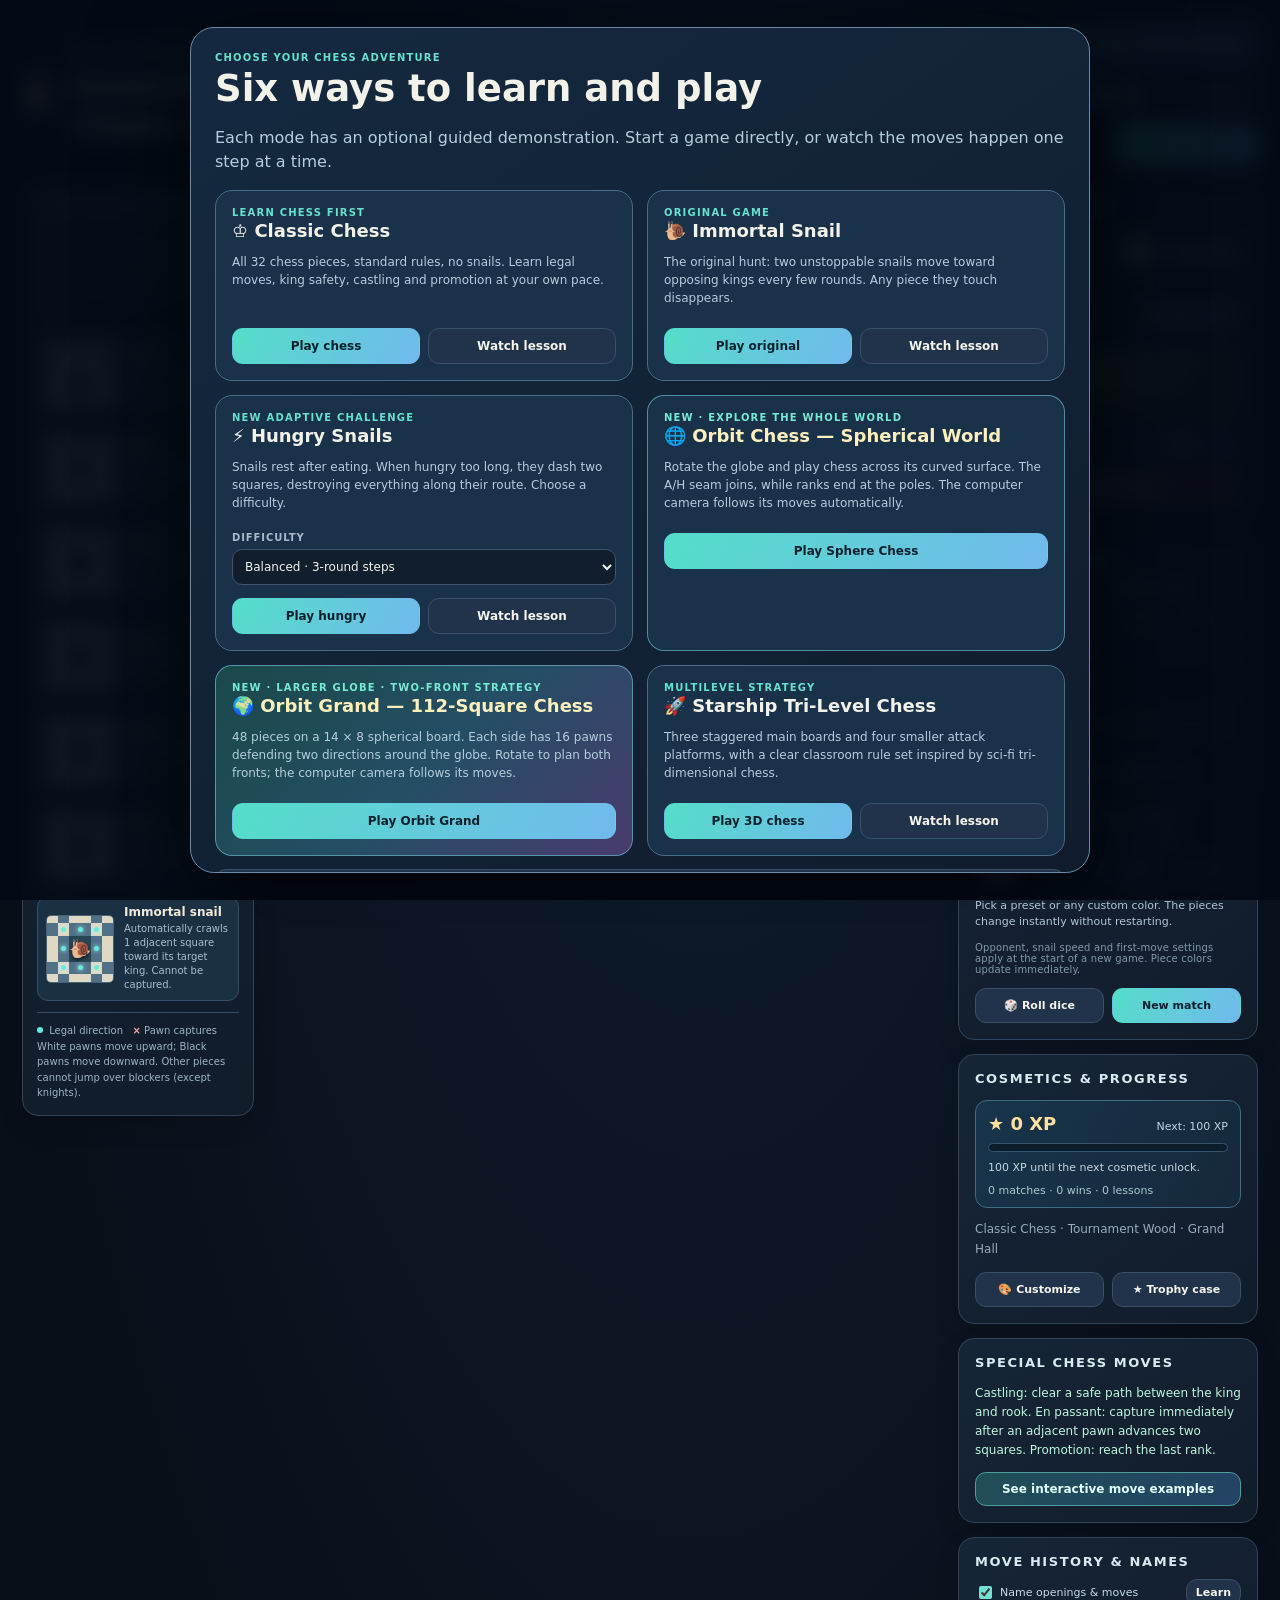
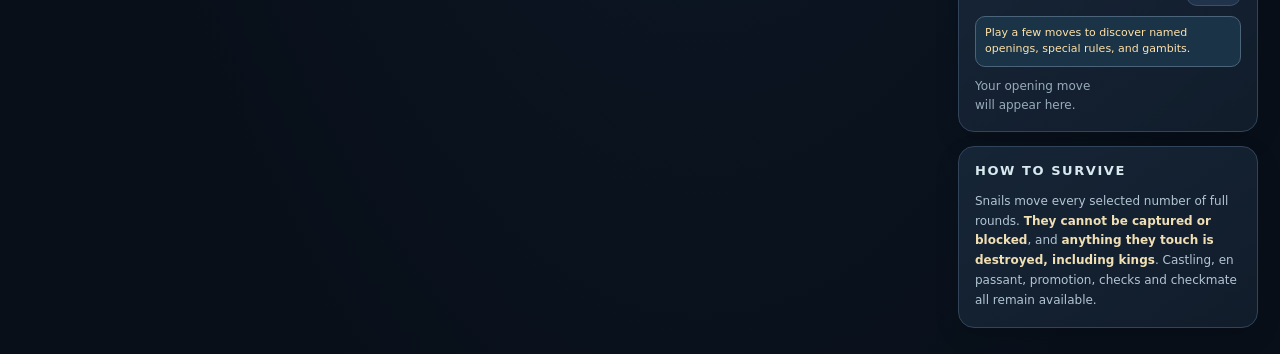
<file: index.html>
<!DOCTYPE html>
<html lang="en">
<head>
<meta charset="UTF-8"/><meta name="viewport" content="width=device-width,initial-scale=1.0"/>
<title>Immortal Snail Chess Academy · v2.4 · Orbit Chess</title>
<style>
:root{color-scheme:dark;--bg:#0a111d;--panel:#142235;--edge:#2b3d52;--text:#f3f2e9;--muted:#9caec1;--mint:#61e3cb;--gold:#f9ce7d;--red:#ff767b}
*{box-sizing:border-box}body{margin:0;font-family:Inter,ui-sans-serif,system-ui,-apple-system,BlinkMacSystemFont,'Segoe UI',sans-serif;background:radial-gradient(ellipse at 55% -15%,#23445a 0%,#0e1928 36%,#080f19 80%);min-height:100vh;color:var(--text)}button,select{font:inherit}button{cursor:pointer;border:1px solid #385069;color:#f5f4ed;background:#20334a;border-radius:11px;padding:10px 14px;font-weight:680;transition:.16s transform,.16s background,.16s border}button:hover{background:#2e4661;border-color:#5a7996}button:active{transform:translateY(1px) scale(.98)}button:focus-visible,select:focus-visible{outline:3px solid #7fead4;outline-offset:2px}button.primary{background:linear-gradient(120deg,#54dec8,#71b9ed);color:#09212c;border-color:transparent}button.primary:hover{filter:brightness(1.08)}button.danger{border-color:#7e5360;background:#352636}button:disabled{opacity:.46;cursor:not-allowed}.app{max-width:1540px;margin:auto;padding:22px 22px 26px}.header{display:flex;justify-content:space-between;gap:16px;align-items:center;margin-bottom:17px}.brand{display:flex;gap:13px;align-items:center}.brandmark{display:grid;place-items:center;width:51px;height:51px;border-radius:15px;background:linear-gradient(145deg,#27465a,#223246);border:1px solid #4e7080;font-size:29px;box-shadow:0 12px 30px #0004}.eyebrow{text-transform:uppercase;letter-spacing:.23em;font-size:10px;font-weight:900;color:var(--mint)}h1{font-weight:900;letter-spacing:-.045em;margin:2px 0 0;font-size:clamp(24px,2.5vw,37px)}.top-actions{display:flex;gap:8px;flex-wrap:wrap;justify-content:flex-end}.layout{display:grid;grid-template-columns:minmax(0,1fr) 328px;gap:17px}.arena{position:relative;overflow:hidden;border:1px solid #32495e;border-radius:20px;background:linear-gradient(180deg,#1c344a,#0d1a29);min-height:665px;box-shadow:0 18px 55px #0005}.arena:before{content:"";position:absolute;inset:0;pointer-events:none;background:radial-gradient(circle at 53% 46%,#567f9030,transparent 62%);z-index:1}.arena-head{position:absolute;left:22px;right:22px;top:17px;z-index:3;display:flex;justify-content:space-between;gap:16px;pointer-events:none}.roundname{font-size:10px;color:#90abb9;font-weight:800;letter-spacing:.14em;text-transform:uppercase}.turnlabel{font-size:22px;font-weight:850;letter-spacing:-.025em;margin-top:5px;text-shadow:0 2px 7px #091020}.status-note{font-size:12px;color:#a3bac9;margin-top:3px;max-width:330px}.countdown{border:1px solid #53727683;background:#0d2533d9;backdrop-filter:blur(7px);padding:9px 13px;border-radius:13px;text-align:right;white-space:nowrap}.countdown b{display:block;color:#f2d28c;font-size:20px}.countdown small{color:#a5c9cb;font-size:10px;font-weight:850;text-transform:uppercase;letter-spacing:.1em}.scene{display:block;width:100%;height:665px;touch-action:none;cursor:grab;outline:none}.scene.selectable{cursor:pointer}.scene:active{cursor:grabbing}.arena-foot{position:absolute;bottom:15px;left:17px;right:17px;z-index:3;display:flex;align-items:center;justify-content:space-between;gap:10px;pointer-events:none}.legend{font-size:11px;color:#b8c7d7;background:#0b1a2dbd;border:1px solid #4660736b;border-radius:100px;padding:9px 13px;backdrop-filter:blur(8px)}.camera-buttons{display:flex;gap:7px;pointer-events:auto}.camera-buttons button{padding:8px 11px;background:#15293ddd;font-size:12px;backdrop-filter:blur(8px)}.side{display:flex;flex-direction:column;gap:14px}.panel{border:1px solid #314459;border-radius:16px;background:linear-gradient(145deg,#172739e8,#121d2cf2);padding:16px;box-shadow:0 9px 25px #0002}.panel h2{font-size:13px;text-transform:uppercase;letter-spacing:.12em;color:#d9e9f0;margin:0 0 14px}.versus{display:flex;justify-content:space-between;align-items:center;padding:6px 0 13px;gap:8px}.player{display:flex;align-items:center;gap:9px;font-weight:800;font-size:14px}.player-icon{width:35px;height:35px;border-radius:10px;display:grid;place-items:center;font-size:24px;background:linear-gradient(145deg,#e5e9e0,#a7aba9);color:#223041}.player-icon.dark{background:linear-gradient(145deg,#3d455c,#1b2636);color:#f6dfb3;border:1px solid #637084}.vs{font-size:11px;color:#7890a4;font-weight:900}.snailrow{display:flex;justify-content:space-between;align-items:center;gap:9px;border-top:1px solid #34475b;padding-top:13px;margin-top:3px}.snailpill{font-size:12px;background:#213649;border:1px solid #375c63;padding:8px 9px;border-radius:10px;color:#c8e7e7;font-weight:730}.bar{height:7px;border-radius:9px;background:#24364d;overflow:hidden;margin:12px 0 4px}.bar span{display:block;width:0%;height:100%;background:linear-gradient(90deg,#50c4b6,#ffe092);transition:width .33s}.options{display:grid;grid-template-columns:1fr 1fr;gap:10px}.field label{font-size:10px;color:#a8bbcd;text-transform:uppercase;letter-spacing:.09em;display:block;margin-bottom:6px;font-weight:850}.field select{border:1px solid #42546b;background:#101e2e;padding:9px 8px;border-radius:10px;color:var(--text);width:100%;font-size:12px;outline:none}.switches{margin-top:12px;display:flex;gap:12px;flex-wrap:wrap}.switches label{font-size:12px;color:#bdcddd;display:flex;gap:6px;align-items:center;cursor:pointer}.switches input{accent-color:#69dac7}.action-row{display:flex;gap:8px;margin-top:13px}.action-row button{flex:1;font-size:12px;padding:10px 8px}.move-list{display:grid;grid-template-columns:repeat(2,minmax(0,1fr));gap:7px;max-height:155px;overflow:auto}.move-chip{padding:8px;border-radius:9px;background:#203044;color:#c5d5e4;font-size:12px;white-space:nowrap;overflow:hidden;text-overflow:ellipsis}.move-chip strong{color:var(--mint);margin-right:4px}.empty{font-size:12px;line-height:1.6;color:#99abba}.rules{font-size:12px;color:#b3c5d4;line-height:1.65}.rules b{color:#f1dfb4}.footer{margin-top:13px;font-size:10px;color:#8299ac;letter-spacing:.015em}.notice{position:absolute;left:50%;top:20%;transform:translate(-50%,-14px) scale(.96);padding:15px 24px;color:#ecfaf7;border:1px solid #82f5d6;background:#123a40df;border-radius:17px;font-weight:900;font-size:clamp(17px,3vw,30px);z-index:6;text-align:center;box-shadow:0 15px 75px #0008;pointer-events:none;opacity:0;transition:.27s;backdrop-filter:blur(10px)}.notice.show{opacity:1;transform:translate(-50%,0) scale(1)}.winner{position:absolute;inset:0;z-index:8;background:#08121bd9;display:none;align-items:center;justify-content:center;text-align:center;backdrop-filter:blur(8px)}.winner.show{display:flex}.winner-card{padding:28px;border:1px solid #7fb4ba;border-radius:22px;max-width:380px;background:linear-gradient(145deg,#183e4c,#192539);box-shadow:0 26px 85px #0008}.winner .trophy{font-size:58px}.winner h3{font-size:30px;line-height:1.1;margin:12px 0}.winner p{color:#b5cad9;font-size:13px;line-height:1.6}.winner button{width:100%;margin-top:12px}.promotion{position:fixed;inset:0;display:none;align-items:center;justify-content:center;z-index:15;background:#030c17b8;backdrop-filter:blur(3px)}.promotion.show{display:flex}.promotion-content{padding:26px;background:#1a2c40;border:1px solid #5d819b;border-radius:20px;text-align:center}.promotion-content h3{margin-top:0}.promotion-grid{display:flex;gap:8px}.promotion-grid button{font-size:35px;min-width:62px}.mobile-hint{display:none}
@media(max-width:1040px){.layout{grid-template-columns:minmax(0,1fr) 280px}.scene{height:580px}.arena{min-height:580px}}
@media(max-width:790px){.app{padding:12px}.header{align-items:flex-start;flex-wrap:wrap}.top-actions button{padding:8px 9px;font-size:12px}.layout{grid-template-columns:1fr}.scene{height:min(85vw,590px);min-height:350px}.arena{min-height:350px}.side{display:grid;grid-template-columns:1fr 1fr;align-items:start}.rules-panel{grid-column:span 2}.arena-head{left:13px;right:13px;top:12px}.turnlabel{font-size:18px}.legend{display:none}.mobile-hint{display:block;font-size:11px;color:#b6c7d6;position:absolute;bottom:18px;left:12px;z-index:3;pointer-events:none}}
@media(max-width:480px){.side{display:flex}.brandmark{width:42px;height:42px}.eyebrow{font-size:9px}h1{font-size:24px}.top-actions{width:100%}.top-actions button{flex:1}.scene{height:390px;min-height:390px}.arena{min-height:390px}.status-note{font-size:10px}.countdown{padding:7px 9px}.countdown b{font-size:17px}.camera-buttons button{padding:7px}.arena-foot{bottom:10px;right:10px;left:10px}.mobile-hint{display:none}.notice{white-space:nowrap;font-size:19px}}

/* Custom team colors are visual only; standard piece identities and rules remain unchanged. */
.color-controls{margin-top:15px;padding-top:12px;border-top:1px solid #364b61}
.color-controls h3{font-size:11px;letter-spacing:.1em;text-transform:uppercase;margin:0 0 10px;color:#d9e9f0}
.team-colors{display:grid;grid-template-columns:1fr 1fr;gap:10px}
.color-team label{display:block;font-size:11px;font-weight:800;color:#c3d6e1;margin-bottom:6px}
.color-team .color-line{display:flex;gap:7px;align-items:center}
.color-team input[type=color]{flex:0 0 47px;width:47px;height:38px;border:1px solid #6c8193;padding:3px;border-radius:9px;background:#142537;cursor:pointer}
.color-team select{min-width:0;flex:1;width:100%;padding:8px 6px;background:#101e2e;color:#e5eff9;border:1px solid #435b73;border-radius:9px;font-size:11px}
.color-help{font-size:11px;line-height:1.45;margin:9px 0 0;color:#afc5d4}
.color-help.warning{color:#ffdc96}
/* Learning-friendly movement sidebar and randomized starting player */
.options .first-move-field,.options .first-move-note{grid-column:1/-1}
.options .first-move-field{margin-top:2px}
.first-move-note{margin-top:-4px}
.side .action-row button{font-size:11px;white-space:nowrap}
.layout{grid-template-columns:232px minmax(0,1fr) 300px;align-items:start;gap:14px}
.move-reference{padding:14px;max-height:none}
.move-reference h2{margin-bottom:6px}
.guide-intro{font-size:11px;color:#9bb8c9;margin:0 0 12px;line-height:1.55}
.guide-list{display:flex;flex-direction:column;gap:8px}
.guide-piece{display:grid;grid-template-columns:68px minmax(0,1fr);align-items:center;gap:10px;background:#1b3143;border:1px solid #355066;border-radius:11px;padding:8px}
.guide-piece:hover{border-color:#61b7b1;background:#203c4d}
.guide-grid{display:grid;grid-template-columns:repeat(5,1fr);aspect-ratio:1;width:68px;overflow:hidden;border:1px solid #496174;border-radius:5px}
.guide-square{display:grid;place-items:center;position:relative;font-size:11px;line-height:1;color:#0c2d3a}
.guide-square.light{background:#ded8c4}.guide-square.dark{background:#507087}
.guide-square.reach:after{content:'';width:5px;height:5px;border-radius:50%;background:#65ecdc;box-shadow:0 0 5px #b0fff2}
.guide-square.capture:after{content:'×';font-size:16px;font-weight:900;color:#f9a9a4;text-shadow:0 1px 2px #213142}
.guide-square.center{font-size:18px;color:#fff9e5;text-shadow:0 2px 4px #000a;background:#294657}
.guide-name{color:#f2e9d7;font-size:12px;font-weight:850;margin:0 0 3px}
.guide-description{color:#a9bfd1;font-size:10px;line-height:1.4;margin:0}
.guide-legend{font-size:10px;line-height:1.55;color:#9cb4c4;border-top:1px solid #345066;margin-top:11px;padding-top:10px}
.guide-key{display:inline-block;width:6px;height:6px;border-radius:50%;background:#65ecdc;margin:0 3px 1px 0}
.guide-x{color:#f7a6a1;font-weight:bold}
.first-move-field{margin-top:13px}
.first-move-note{margin-top:7px;font-size:11px;color:#a9beca;line-height:1.5;min-height:17px}
.dice-overlay{position:absolute;inset:0;display:none;align-items:center;justify-content:center;z-index:10;background:#071521dc;backdrop-filter:blur(8px)}
.dice-overlay.show{display:flex}
.dice-card{width:min(360px,88%);padding:26px;text-align:center;background:linear-gradient(145deg,#183a4a,#19273c);border:1px solid #60bdb8;border-radius:21px;box-shadow:0 15px 65px #000b}
.die-face{font-family:Georgia,serif;font-size:84px;line-height:1.08;color:#ffe19c;text-shadow:0 5px 20px #dfa86e70;display:block;margin-bottom:8px;transform-origin:center;}
.dice-overlay.rolling .die-face{animation:die-bounce .18s linear infinite alternate}
@keyframes die-bounce{from{transform:rotate(-16deg) scale(.94)}to{transform:rotate(19deg) scale(1.09)}}
.dice-headline{font-size:22px;font-weight:850;margin:5px 0}
.dice-detail{font-size:12px;color:#c1d5e0;line-height:1.5}
@media(max-width:1190px){.layout{grid-template-columns:205px minmax(0,1fr) 270px;gap:10px}.app{padding:14px}.move-reference{padding:10px}.guide-piece{grid-template-columns:59px minmax(0,1fr);gap:7px;padding:6px}.guide-grid{width:59px}.guide-description{font-size:9.5px}}
@media(max-width:990px){.layout{grid-template-columns:minmax(0,1fr) 280px;gap:14px}.arena{grid-column:1;grid-row:1}.side{grid-column:2;grid-row:1 / span 2}.move-reference{grid-column:1;grid-row:2}.guide-list{display:grid;grid-template-columns:repeat(2,minmax(0,1fr))}.guide-piece{grid-template-columns:62px minmax(0,1fr)}.guide-grid{width:62px}}
@media(max-width:790px){.layout{display:flex;flex-direction:column}.arena,.side,.move-reference{width:100%;order:0}.arena{order:1}.move-reference{order:2}.side{order:3}.guide-list{grid-template-columns:repeat(2,minmax(0,1fr))}.move-reference{padding:14px}}
@media(max-width:480px){.guide-list{grid-template-columns:1fr 1fr}.guide-piece{grid-template-columns:1fr;justify-items:center;text-align:center;min-height:115px;gap:3px}.guide-grid{width:65px}.guide-description{font-size:10px}.dice-card{padding:18px}}

/* Chess Academy v2.1 · Cosmetic Studio */
.studio-backdrop{position:fixed;inset:0;background:#040d17ef;z-index:44;display:grid;place-items:center;padding:15px;backdrop-filter:blur(10px);overflow:auto}
.studio-backdrop[hidden]{display:none}
.studio-dialog{width:min(1020px,100%);max-height:93vh;overflow:auto;border-radius:23px;background:#14283b;border:1px solid #6387a1;padding:23px;box-shadow:0 25px 90px #000b}
.studio-head{display:flex;justify-content:space-between;gap:15px;align-items:start;flex-wrap:wrap}.studio-head h2{margin:5px 0 7px;font-size:clamp(24px,4vw,35px)}
.studio-head p,.studio-tip{margin:0;color:#b7cdda;line-height:1.55;font-size:12px}
.studio-xp{font-size:13px;background:#0e2132;border-radius:12px;padding:12px;border:1px solid #597991;color:#ffdf9b;font-weight:800}
.studio-meter{height:9px;background:#0b1c2d;overflow:hidden;border-radius:12px;margin-top:14px}.studio-meter>span{display:block;height:100%;background:linear-gradient(90deg,#5de4ca,#f4cb72);transition:width .25s}
.studio-section h3{font-size:13px;color:#d5eef0;text-transform:uppercase;letter-spacing:.11em;margin:23px 0 10px}
.skin-grid{display:grid;grid-template-columns:repeat(4,minmax(0,1fr));gap:10px}
.skin-card{display:flex;flex-direction:column;align-items:stretch;gap:5px;text-align:left;border:1px solid #45647a;background:#1c344a;padding:11px 10px;border-radius:14px;min-height:140px}
.skin-card strong{font-size:12px}.skin-card small{color:#afc6d2;font-size:10px;line-height:1.4}.skin-card .skin-art{height:58px;font-size:37px;display:grid;place-items:center;border-radius:9px;background:linear-gradient(145deg,var(--swatch1),var(--swatch2));text-shadow:1px 3px 8px #0007}
.skin-card.equipped{border:2px solid #6de5c9;background:#204459}.skin-card.previewing{border-color:#f5d08e}.skin-card.locked{background:#182b3b}
.skin-card .skin-status{font-size:10px;color:#99f2d6;font-weight:800;margin-top:auto}.skin-card.locked .skin-status{color:#f2d39a}
.studio-foot{margin-top:20px;display:flex;gap:10px;justify-content:space-between;align-items:center;flex-wrap:wrap;border-top:1px solid #3b596b;padding-top:15px}
.studio-badges{display:flex;gap:7px;flex-wrap:wrap;margin-top:10px}.studio-badges span{font-size:10px;background:#203c4b;border:1px solid #4a7b83;padding:6px 9px;border-radius:100px}
.studio-preview{color:#ffd48c;font-size:11px}
@media(max-width:700px){.skin-grid{grid-template-columns:repeat(2,minmax(0,1fr))}.studio-dialog{padding:16px}.skin-card{min-height:132px}}


/* v2.2: Always-visible XP progress and accessible resignation controls */
.academy-scoreboard{display:flex;align-items:center;gap:10px;min-width:177px;padding:7px 10px;border-radius:12px;background:#173047;border:1px solid #497282;color:#fbe09f;font-weight:850;box-shadow:inset 0 1px 0 #ffffff0e}
.academy-scoreboard .score-big{font-size:15px;white-space:nowrap}.academy-scoreboard .score-label{font-size:10px;letter-spacing:.04em;text-transform:uppercase;color:#c5d4de}
.academy-scoreboard .score-detail{font-size:10px;font-weight:600;color:#b3d4d4;white-space:nowrap}
.progress-panel{margin:12px 0 5px;padding:12px 12px 10px;border:1px solid #436a80;border-radius:12px;background:linear-gradient(120deg,#17354b,#16283b)}
.progress-panel-top{display:flex;align-items:baseline;justify-content:space-between;gap:8px}.progress-panel-top strong{color:#ffe09c;font-size:18px}.progress-panel-top span{font-size:11px;color:#bed5e5}
.progress-meter{margin-top:9px;height:9px;background:#0b1c2c;border:1px solid #385369;border-radius:10px;overflow:hidden}
.progress-meter>span{display:block;height:100%;width:0;background:linear-gradient(90deg,#50cdbd,#f5d188);transition:width .25s}
.progress-next{color:#c4d5de;font-size:11px;line-height:1.45;margin:8px 0 0}
.progress-statline{font-size:11px;color:#a8c9cf;margin:8px 0 0}
.action-row button.danger{color:#ffe0df;border-color:#a85e69;background:#532a38}.action-row button.danger:hover{background:#6f3444}
.action-row.resign-controls{margin-top:8px}.action-row.resign-controls button{min-width:0}
@media(max-width:1040px){.academy-scoreboard{min-width:150px}}
@media(max-width:790px){.academy-scoreboard{flex:1;min-width:150px;justify-content:space-between}}
@media(max-width:480px){.academy-scoreboard{flex:0 0 100%;order:-1}.progress-panel-top strong{font-size:17px}}
</style>
<style id="chessFieldGuideStyles">
/* Integrated Chess Field Guide v2.3: educational UI; no changes to core game rules. */
.guide-launch{border-color:#4f9d9a;background:linear-gradient(120deg,#204e57,#244365);color:#dffff8}
.guide-launch:hover{background:#286675;border-color:#6adeca}
.field-guide-intro{font-size:11px;line-height:1.5;color:#bcd8df;margin:0 0 10px}
.field-guide-launch-inline{width:100%;font-size:12px;padding:9px;margin-top:11px}
.move-history-tools{display:flex;align-items:center;justify-content:space-between;gap:9px;margin:-4px 0 10px}
.move-history-tools label{display:flex;align-items:center;gap:5px;cursor:pointer;color:#c5dae3;font-size:11px}
.move-history-tools input{accent-color:#6fe2d1}
.move-history-tools button{font-size:11px;padding:6px 9px;white-space:nowrap}
#openingBanner{font-size:11px;line-height:1.5;color:#ffe2a8;margin:0 0 10px;padding:8px 9px;border:1px solid #4b6479;border-radius:10px;background:#1b3347}
.move-list{max-height:300px;align-content:start}
.move-chip{white-space:normal;overflow:visible;line-height:1.4;overflow-wrap:anywhere}
.move-chip .chess-move-name button{color:#ffe4a6;font-weight:850;text-decoration:underline;text-decoration-style:dotted;text-underline-offset:3px;background:transparent;border:0;padding:2px 1px;font-size:10px;border-radius:3px;white-space:normal;text-align:left}.move-chip .chess-move-name button:hover,.move-chip .chess-move-name button:focus-visible{color:#fff3cc;background:#36506a}
.move-chip .chess-move-name{border-top:1px solid #40556b;margin-top:6px;padding-top:5px;font-size:10px;font-weight:800;line-height:1.4;color:#ffe0a0;white-space:normal}
.move-list .move-chip:has(.chess-move-name){border:1px solid #54727a;background:#233b4e}
#fieldGuideDialog{padding:0;max-width:calc(100vw - 18px);width:min(1250px,calc(100vw - 24px));height:min(92dvh,970px);max-height:calc(100dvh - 16px);border:1px solid #7ab5bb;border-radius:18px;color:#eff8f3;background:#0d1e2d;box-shadow:0 25px 110px #000d;overflow:hidden}
#fieldGuideDialog::backdrop{background:#061019d9;backdrop-filter:blur(5px)}
.field-guide-dialog-header{height:54px;display:flex;align-items:center;justify-content:space-between;gap:9px;padding:7px 13px;background:linear-gradient(110deg,#183f4b,#1a2d41);border-bottom:1px solid #416575}
.field-guide-dialog-header strong{font-size:14px;color:#e9fff5}
.field-guide-dialog-header button{padding:7px 12px;font-size:12px}
#fieldGuideFrame{width:100%;height:calc(100% - 54px);display:block;border:0;background:#091a29}
@media(max-width:500px){.field-guide-dialog-header{padding:6px 9px}.field-guide-dialog-header strong{font-size:11px}.field-guide-dialog-header button{font-size:11px;padding:7px 8px}.move-history-tools{flex-wrap:wrap}}
</style>
<link rel="stylesheet" href="assets/orbit-chess.css">
<link rel="stylesheet" href="assets/orbit-grand.css">
</head>
<body>
<div class="app">
<header class="header"><div class="brand"><div class="brandmark">🐌</div><div><div class="eyebrow">Chess Academy · Five game modes · Field Guide v2.3 · Orbit Chess v2.4</div><h1>Immortal Snail Chess Academy</h1></div></div><div class="top-actions"><div class="academy-scoreboard" aria-label="Saved chess experience" role="status"><div><div class="score-big" id="xpTopValue">★ 0 XP</div><div class="score-label">Chess Academy progress</div></div><span class="score-detail" id="xpTopStats">0 matches</span></div><button id="studioBtn">🎨 Style Studio</button><button id="fieldGuideOpenTop" class="guide-launch" type="button" title="Special chess rules, tactics and named openings">♟ Chess Field Guide</button><button id="orbitQuick" title="Play on a rotating sphere">🌐 Sphere Chess</button><button id="grandQuick" title="Play expanded 112-square Orbit Grand">🌍 Orbit Grand</button><button id="chooseModeBtn">▦ Modes & lessons</button><button id="soundBtn" title="Toggle synthesized sounds">♪ Sound on</button><button id="undoTop">↶ Undo</button><button id="resetTop" class="primary">↻ New game</button></div></header>
<main class="layout">
<aside class="move-reference panel" aria-label="Chess piece movement reference"><h2>How pieces move</h2><p class="guide-intro">Click a piece to see its legal destinations. Special moves are announced when available. In snail modes, snails cannot be captured, blocked, or stopped by chess pieces.</p><div id="moveGuide" class="guide-list"></div><div class="guide-legend"><span class="guide-key"></span> Legal direction &nbsp; <span class="guide-x">×</span> Pawn captures<br>White pawns move upward; Black pawns move downward. Other pieces cannot jump over blockers (except knights).</div></aside>
<section class="arena"><div class="arena-head"><div><div class="roundname" id="roundText">THE HUNT BEGINS</div><div class="turnlabel" id="turnText">White to move</div><div class="status-note" id="subtitle">Select a chess piece to see legal moves.</div></div><div class="countdown" id="countdownBox"><small>Snails move in</small><b id="countText">6 turns</b></div></div><canvas id="scene" class="scene selectable" tabindex="0" aria-label="Interactive 3D chess game. Click a piece and a highlighted square to move it."></canvas><div class="notice" id="notice"></div><div id="diceOverlay" class="dice-overlay" role="status" aria-live="polite"><div class="dice-card"><span class="die-face" id="dieFace">⚄</span><div class="dice-headline" id="diceHeadline">Rolling for first move…</div><div class="dice-detail" id="diceDetail">Odd roll = White · Even roll = Black</div></div></div><div class="arena-foot"><span class="legend" id="arenaLegend">Drag to rotate · Scroll to zoom · Tap to move</span><div class="camera-buttons"><button id="cameraHome" title="Return to angled view">◈ 3D</button><button id="cameraTop" title="View from overhead">▣ Top</button><button id="cameraFlip" title="Rotate the board 180 degrees">⟳ Flip</button></div></div><div class="mobile-hint">Tap a piece, then a highlighted square</div><div class="winner" id="winner"><div class="winner-card"><div class="trophy" id="winIcon">🏆</div><h3 id="winTitle">Victory!</h3><p id="winDetails"></p><button class="primary" id="winAgain">Play again</button></div></div></section>
<aside class="side"><div class="panel"><h2>Royal pursuit</h2><div class="versus"><div class="player"><span class="player-icon" id="whiteTeamIcon">♔</span><span>White</span></div><span class="vs">VS</span><div class="player"><span class="player-icon dark" id="blackTeamIcon">♚</span><span id="blackLabel">Computer</span></div></div><div class="snailrow" id="snailRow"><span class="snailpill">🟠 Amber snail</span><span class="snailpill">🟢 Jade snail</span></div><div class="bar" id="snailBar"><span id="meter"></span></div><div class="empty" id="snailInfo">The invincible snails will advance after every three full chess moves.</div><div class="action-row"><button id="undoBtn">↶ Undo move</button><button id="hintBtn">✧ Hint</button></div><div class="action-row resign-controls"><button type="button" id="resignBtn" class="danger" title="End this match and record a loss">⚑ Resign match</button><button id="drawClaim" hidden>Claim draw</button></div></div>
<div class="panel"><h2>Game settings</h2><div class="options"><div class="field"><label for="mode">Opponent</label><select id="mode"><option value="bot">Computer</option><option value="local">2 players</option></select></div><div class="field" id="paceField"><label for="pace">Snail speed</label><select id="pace"><option value="2">Fast: 2 rounds</option><option value="3" selected>Classic: 3 rounds</option><option value="4">Relaxed: 4 rounds</option><option value="5">Slow: 5 rounds</option></select></div><div class="field first-move-field"><label for="firstPlayer">Who moves first?</label><select id="firstPlayer"><option value="white" selected>White (traditional)</option><option value="black">Black (house rule)</option><option value="random">🎲 Roll the die (random)</option></select></div><div id="firstMoveNote" class="first-move-note">Traditional rules: White begins. Roll the die to make it random!</div></div><div class="switches"><label><input type="checkbox" id="showThreats" checked/> Snail landing hints</label><label><input type="checkbox" id="particlesToggle" checked/> Effects</label></div><div class="color-controls"><h3>Choose your piece colors</h3><div class="team-colors">
<div class="color-team"><label for="whiteColor">White team</label><div class="color-line"><input id="whiteColor" type="color" value="#e7e9da" aria-label="White team piece color"><select id="whitePreset" aria-label="White team color preset"><option value="custom">Custom</option><option value="#e7e9da" selected>Ivory</option><option value="#e2b947">Gold</option><option value="#ed6584">Rose</option><option value="#3fa3d8">Sky blue</option><option value="#74c18e">Mint</option><option value="#ad81dc">Lavender</option><option value="#db694a">Coral</option><option value="#37465d">Slate</option></select></div></div>
<div class="color-team"><label for="blackColor">Black team</label><div class="color-line"><input id="blackColor" type="color" value="#39445d" aria-label="Black team piece color"><select id="blackPreset" aria-label="Black team color preset"><option value="custom">Custom</option><option value="#39445d" selected>Midnight</option><option value="#e7e9da">Ivory</option><option value="#e2b947">Gold</option><option value="#ed6584">Rose</option><option value="#3fa3d8">Sky blue</option><option value="#74c18e">Mint</option><option value="#ad81dc">Lavender</option><option value="#db694a">Coral</option></select></div></div>
</div><p id="colorHelp" class="color-help" role="status" aria-live="polite">Pick a preset or any custom color. The pieces change instantly without restarting.</p></div>
<div class="footer">Opponent, snail speed and first-move settings apply at the start of a new game. Piece colors update immediately.</div><div class="action-row"><button id="rollBtn" title="Roll a six-sided die to randomly decide who moves first">🎲 Roll dice</button><button id="resetSide" class="primary">New match</button></div></div>
<div class="panel"><h2>Cosmetics & progress</h2><div class="progress-panel" aria-label="Chess experience and unlock progress"><div class="progress-panel-top"><strong id="xpSideValue">★ 0 XP</strong><span id="xpSideUnlock">Next: 100 XP</span></div><div class="progress-meter" role="progressbar" id="xpSideBar" aria-label="Progress to next cosmetic unlock" aria-valuemin="0" aria-valuemax="100" aria-valuenow="0"><span id="xpSideFill"></span></div><p class="progress-next" id="xpSideNext">Practice and play to unlock cosmetic styles.</p><p class="progress-statline" id="xpSideStats">0 games · 0 wins · 0 lessons</p></div><p class="empty" id="styleSummary">Classic pieces · Tournament board</p><div class="action-row"><button id="studioSideBtn">🎨 Customize</button><button id="trophyBtn">★ Trophy case</button></div></div>
<div class="panel"><h2>Special chess moves</h2><div class="special-tip" id="specialTips">Special moves become available when their setup is legal.</div><button id="fieldGuideOpenTips" class="guide-launch field-guide-launch-inline" type="button">See interactive move examples</button></div><div class="panel"><h2>Move history &amp; names</h2><div class="move-history-tools"><label for="showMoveNames"><input id="showMoveNames" type="checkbox" checked> Name openings &amp; moves</label><button id="fieldGuideOpenHistory" type="button">Learn</button></div><div id="openingBanner" role="status">Opening names appear automatically as you play.</div><div class="move-list" id="moveLog"><div class="empty">Your opening move will appear here.</div></div></div>
<div class="panel rules-panel"><h2 id="rulesHeading">How to survive</h2><div class="rules" id="ruleBody">Chess rules include <b>castling, en passant, promotion, and checks</b>. Snails occupy squares like indestructible obstacles, so you cannot move onto or through them. Every <b>three complete rounds</b>, both immortal snails crawl one square toward the enemy king. <b>They cannot be captured or blocked.</b> Anything they reach is destroyed, including kings. Win by checkmate or catching the enemy king with a snail. Look out for the <b>glowing warning squares</b> before they move.<br/><br/>Use the mouse to orbit the real 3D board, or switch to the overhead view for precise play.</div></div></aside></main>
</div>


<section id="orbitChess" class="orbit-root" hidden aria-label="Orbit Chess spherical game">
  <header class="orbit-banner"><div><div class="orbit-kicker">Chess Academy · Mode five · A world without board edges</div><h2>Orbit Chess <span aria-hidden="true">✦</span> The Spherical Realm</h2><p>Turn the globe to choose pieces and follow the computer around the world.</p></div>
    <div class="orbit-banner-actions"><button type="button" id="orbitModes">◈ Choose another mode</button><button type="button" id="orbitBack">↶ Return to previous game</button></div>
  </header>
  <div class="orbit-layout">
    <section class="orbit-arena"><div class="orbit-hud"><div class="orbit-turn" aria-live="polite"><small>Global chess / house rules</small><strong id="orbitStatus">White to move</strong><span id="orbitInstruction">Drag to rotate the globe</span></div><div class="orbit-lens">✦ <span id="orbitGlobeInfo">White vs Computer</span><div>8 × 8 around the world</div></div></div>
    <canvas id="orbitCanvas" tabindex="0" role="img" aria-label="Interactive rotating spherical chessboard. Drag to rotate. Tap your piece and a highlighted square to move it. Arrow keys rotate the globe."></canvas>
    <div class="orbit-controls"><button type="button" id="orbitLeft" aria-label="Rotate left">◀</button><button type="button" id="orbitRight" aria-label="Rotate right">▶</button><button type="button" id="orbitHome">◎ Center</button><button type="button" id="orbitFlip">⟲ Other side</button><button type="button" id="orbitCenter">◎ Selected piece</button></div>
    </section>
    <aside class="orbit-side">
      <section class="orbit-panel"><h3>Match settings</h3><label for="orbitOpponent">Opponent</label><select id="orbitOpponent"><option value="bot">Computer (Black)</option><option value="local">Two players</option></select><label for="orbitLevel">Computer strength</label><select id="orbitLevel"><option value="casual">Casual</option><option value="strategist" selected>Strategist</option></select>
      <label><input type="checkbox" id="orbitFollow" checked> Camera follows computer moves</label><label><input type="checkbox" id="orbitReturn" checked> Return to player view afterward</label>
      <div class="action-row"><button type="button" id="orbitUndo">↶ Undo move</button><button type="button" id="orbitNew" class="primary">New globe match</button></div></section>
      <section class="orbit-panel"><h3>How spherical chess works</h3><p><strong>Ranks still end at the north and south edges.</strong> Files A and H meet, so pieces can move and attack across that seam. Knights and pawn captures wrap, too.</p><p>Rooks, bishops and queens may follow either clear route around the equator. Castling uses the original king and rook squares; en passant, promotions, checks and draws are supported.</p><div class="orbit-callout">For example, a rook on a4 can reach h4 in one step across the seam, provided h4 is legal. <strong>This is a new house-rule variant, not standard chess.</strong></div></section>
      <section class="orbit-panel"><h3>Moves around the globe</h3><div id="orbitMoveList" class="orbit-moves"><div class="empty">Moves appear here</div></div><p class="orbit-info">Drag or swipe to rotate. <strong>Tap a piece</strong>, then a highlighted square. You can also use ← → ↑ ↓ while the board is focused.</p></section>
    </aside>
  </div>
</section>
<section id="grandChess" class="orbit-root grand-root" hidden aria-label="Orbit Grand 112-square spherical game">
  <header class="orbit-banner"><div><div class="orbit-kicker">Chess Academy · Mode six · Two fronts, one globe</div><h2>Orbit Grand <span aria-hidden="true">✦</span> The Two-Front World</h2><p>48 pieces, 112 squares, two pawn fronts. Rotate to plan attacks from both directions.</p></div>
    <div class="orbit-banner-actions"><button type="button" id="grandModes">◈ Choose another mode</button><button type="button" id="grandBack">↶ Return to previous game</button></div>
  </header>
  <div class="orbit-layout">
    <section class="orbit-arena"><div class="orbit-hud"><div class="orbit-turn" aria-live="polite"><small>GRAND CHESS · EXPERIMENTAL RULES</small><strong id="grandStatus">White to move</strong><span id="grandInstruction">Drag to rotate the globe</span></div><div class="orbit-lens">✦ <span id="grandGlobeInfo">White vs Computer</span><div>14 files × 8 ranks · 112 squares</div></div></div>
    <canvas id="grandCanvas" tabindex="0" role="img" aria-label="Interactive rotating 112-square chess globe. Drag to rotate, select pieces or use the optional flat map. Arrow keys rotate."></canvas>
    <div class="orbit-controls"><button type="button" id="grandLeft" aria-label="Rotate left">◀</button><button type="button" id="grandRight" aria-label="Rotate right">▶</button><button type="button" id="grandHome">◎ Center</button><button type="button" id="grandFlip">⟲ Other side</button><button type="button" id="grandCenter">◎ Selected piece</button><button type="button" id="grandMapToggle" aria-expanded="false" aria-controls="grandMapWrap">▦ Globe map</button></div>
    </section>
    <aside class="orbit-side">
      <section class="orbit-panel"><h3>Match settings</h3><label for="grandOpponent">Opponent</label><select id="grandOpponent"><option value="bot">Computer (Black)</option><option value="local">Two players</option></select><label for="grandLevel">Computer strength</label><select id="grandLevel"><option value="casual">Casual</option><option value="strategist" selected>Strategist</option></select>
      <label><input type="checkbox" id="grandFollow" checked> Camera follows computer moves</label><label><input type="checkbox" id="grandReturn" checked> Return to player view afterward</label>
      <div class="action-row"><button type="button" id="grandUndo">↶ Undo move</button><button type="button" id="grandNew" class="primary">New Grand match</button></div></section>
      <section class="orbit-panel"><h3>How Orbit Grand works</h3><p>Each player has <strong>8 standard major pieces and 16 pawns</strong>. The armies begin opposite one another, across the globe. Each army has two pawn fronts: one moves east, the other west, toward the opposing king.</p><p>Files <strong>A and N connect</strong>. Rooks and queens circle a row; bishops and knights also move across the seam. Ranks end at the polar caps. Pawns capture diagonally toward their own front and promote on the enemy's home meridian.</p><div class="orbit-callout">There is <strong>no castling in Grand</strong>. Checks, checkmate, en passant, promotion, stalemate and automatic draw rules work. This is an experimental house-rule variant.</div></section>
      <section class="orbit-panel grand-map-panel" id="grandMapWrap" hidden><h3>Globe overview · A–N</h3><p>Tap a piece and its destination here when a move is hard to see on the other side of the globe.</p><div class="grand-flat-scroll"><div class="grand-col-labels"><span>A</span><span>B</span><span>C</span><span>D</span><span>E</span><span>F</span><span>G</span><span>H</span><span>I</span><span>J</span><span>K</span><span>L</span><span>M</span><span>N</span></div><div id="grandFlatMap" class="grand-flat-map" role="group" aria-label="Full 112-square globe map"></div></div><div class="grand-map-legend"><span>● White's home: H</span><span>● Black's home: A</span></div></section>
      <section class="orbit-panel"><h3>Two-front move history</h3><div id="grandMoveList" class="orbit-moves"><div class="empty">Moves appear here</div></div><p class="orbit-info">Drag or swipe to rotate, or open <strong>Globe map</strong> to see all 112 squares. You can also use ← → ↑ ↓ while the board is focused.</p></section>
    </aside>
  </div>
</section>
<div id="grandPromotion" class="orbit-promo" hidden role="dialog" aria-modal="true" aria-label="Choose Grand pawn promotion"><div class="orbit-promo-content"><h3>Promote your Grand pawn</h3><div id="grandPromotionChoices" class="orbit-promo-choices"></div><button type="button" id="grandCancelPromo">Cancel</button></div></div>
<div id="orbitPromotion" class="orbit-promo" hidden role="dialog" aria-modal="true" aria-label="Choose a pawn promotion"><div class="orbit-promo-content"><h3>Choose a promotion</h3><div id="orbitPromotionChoices" class="orbit-promo-choices"></div><button type="button" id="orbitCancelPromo">Cancel</button></div></div>
<style>
#countdownBox{transition:opacity .15s}.classic-board .guide-piece:last-child{display:none}
.mode-backdrop{position:fixed;inset:0;background:#030a15e9;z-index:35;display:grid;place-items:center;padding:16px;overflow:auto;backdrop-filter:blur(10px)}.mode-backdrop[hidden]{display:none}.mode-dialog{background:linear-gradient(145deg,#142940,#101c2c);border:1px solid #658caa;border-radius:24px;padding:24px;width:min(900px,100%);box-shadow:0 30px 100px #000a;max-height:94vh;overflow:auto}.mode-dialog h2{font-size:clamp(24px,4vw,37px);margin:4px 0 6px}.mode-dialog p{color:#b4cede;line-height:1.5}.mode-grid{display:grid;grid-template-columns:repeat(2,minmax(0,1fr));gap:14px}.mode-card{background:#193149;border:1px solid #496b85;border-radius:17px;padding:16px}.mode-card h3{font-size:18px;margin:2px 0 8px}.mode-card p{font-size:12px;min-height:62px}.mode-card .action-row{flex-wrap:wrap}.mode-card .action-row button{min-width:110px}.mode-tag{font-size:10px;text-transform:uppercase;color:#68e0ce;letter-spacing:.12em;font-weight:900}.learning-drawer{position:fixed;z-index:34;left:50%;bottom:14px;transform:translateX(-50%);max-width:760px;width:calc(100% - 24px);background:#0d253af5;border:1px solid #78d4d0;border-radius:18px;padding:15px 20px;box-shadow:0 10px 65px #000a;display:none}.learning-drawer.show{display:block}.learning-drawer strong{color:#ffe0a1}.learning-drawer p{margin:7px 0;color:#c6e0e9;line-height:1.5;font-size:13px}.learning-drawer .action-row{justify-content:flex-end}.learning-drawer .action-row button{flex:0 1 auto}.notice-rule{font-size:11px;line-height:1.55;color:#ffe3ac;margin-top:10px;padding:10px;border-radius:10px;background:#70502042;border:1px solid #94764c5e}.mode-label{font-size:11px;color:#7fead4;font-weight:900;letter-spacing:.10em;text-transform:uppercase}.snail-danger{background:#742c3b66!important;border:1px solid #d36970!important;color:#ffe3c1!important}.snail-careful{background:#734f2566!important;border:1px solid #dfbb72!important;color:#fff0cf!important}.special-tip{margin-top:10px;font-size:12px;color:#bdf7dd;line-height:1.6}.special-tip:empty{display:none}.mode-notice{border:1px solid #36637b;border-radius:10px;padding:9px 11px;background:#0b263a;color:#b6cbdc;font-size:12px;line-height:1.5;margin-top:10px}
@media(max-width:640px){.mode-grid{grid-template-columns:1fr}.mode-dialog{padding:17px}.mode-card p{min-height:0}.learning-drawer{bottom:5px}}
</style>
<div class="mode-backdrop" id="modeBackdrop" role="dialog" aria-modal="true" aria-labelledby="modeDialogTitle">
 <div class="mode-dialog"><div class="mode-tag">Choose your chess adventure</div><h2 id="modeDialogTitle">Six ways to learn and play</h2><p>Each mode has an optional guided demonstration. Start a game directly, or watch the moves happen one step at a time.</p>
 <div class="mode-grid">
 <div class="mode-card"><div class="mode-tag">Learn chess first</div><h3>♔ Classic Chess</h3><p>All 32 chess pieces, standard rules, no snails. Learn legal moves, king safety, castling and promotion at your own pace.</p><div class="action-row"><button class="primary" data-start="classic">Play chess</button><button data-lesson="classic">Watch lesson</button></div></div>
 <div class="mode-card"><div class="mode-tag">Original game</div><h3>🐌 Immortal Snail</h3><p>The original hunt: two unstoppable snails move toward opposing kings every few rounds. Any piece they touch disappears.</p><div class="action-row"><button class="primary" data-start="snail">Play original</button><button data-lesson="snail">Watch lesson</button></div></div>
 <div class="mode-card"><div class="mode-tag">New adaptive challenge</div><h3>⚡ Hungry Snails</h3><p>Snails rest after eating. When hungry too long, they dash two squares, destroying everything along their route. Choose a difficulty.</p><div class="field"><label for="hungryDifficulty">Difficulty</label><select id="hungryDifficulty"><option value="training">Training · 4-round steps</option><option value="balanced" selected>Balanced · 3-round steps</option><option value="frenzy">Frenzy · 2-round steps</option></select></div><div class="action-row"><button class="primary" data-start="hungry">Play hungry</button><button data-lesson="hungry">Watch lesson</button></div></div>
 <div class="mode-card orbit-sphere-mode"><div class="mode-tag">New · Explore the whole world</div><h3>🌐 Orbit Chess — Spherical World</h3><p>Rotate the globe and play chess across its curved surface. The A/H seam joins, while ranks end at the poles. The computer camera follows its moves automatically.</p><div class="action-row"><button id="orbitStart" class="primary">Play Sphere Chess</button></div></div>
 <div class="mode-card orbit-sphere-mode grand-mode-card"><div class="mode-tag">New · Larger globe · Two-front strategy</div><h3>🌍 Orbit Grand — 112-Square Chess</h3><p>48 pieces on a 14 × 8 spherical board. Each side has 16 pawns defending two directions around the globe. Rotate to plan both fronts; the computer camera follows its moves.</p><div class="action-row"><button id="grandStart" class="primary">Play Orbit Grand</button></div></div>
 <div class="mode-card"><div class="mode-tag">Multilevel strategy</div><h3>🚀 Starship Tri-Level Chess</h3><p>Three staggered main boards and four smaller attack platforms, with a clear classroom rule set inspired by sci-fi tri-dimensional chess.</p><div class="action-row"><button class="primary" id="openStarship">Play 3D chess</button><button id="starshipLesson">Watch lesson</button></div></div>
 </div><div class="action-row"><button id="resumeChess">Return to current match</button></div><div class="mode-notice">Starship Tri-Level uses a documented simplified classroom rule set, not an official Star Trek tournament rulebook. The original Snail game remains available without changes to its core objective.</div></div>
</div>
<div class="learning-drawer" id="lessonDrawer" role="region" aria-live="polite" aria-label="Guided demonstration"><div class="mode-label" id="lessonTitle">Guided demonstration</div><strong id="lessonCount">Step 1</strong><p id="lessonText"></p><div class="action-row"><button id="lessonBack">◀ Previous</button><button class="primary" id="lessonNext">Next move ▶</button><button id="lessonExit">Finish & play</button></div></div>
<div class="promotion" id="promotion"><div class="promotion-content"><h3>Promote your pawn</h3><div class="promotion-grid" id="promoChoices"></div></div></div>
<div id="studioBackdrop" class="studio-backdrop" hidden role="dialog" aria-modal="true" aria-labelledby="studioTitle"><section class="studio-dialog">
 <div class="studio-head"><div><div class="mode-label">Chess Academy · Shared cosmetics</div><h2 id="studioTitle">Style Studio & Trophy Case</h2><p>Choose pieces, boards, arenas and snails. Your unlocks are saved in this browser and shared with Starship Tri-Level Chess.</p></div><div class="studio-xp" id="studioXP">0 XP earned</div></div><div class="studio-meter"><span id="studioMeter"></span></div><p class="studio-tip" id="studioNext"></p>
 <div id="studioCatalog"></div><div class="studio-section"><h3>Achievements</h3><div id="studioBadges" class="studio-badges"></div></div>
 <div class="studio-foot"><button class="danger" id="resetProfile">Reset local progress</button><span class="studio-tip">Locked styles can be previewed during this visit. Closing Style Studio restores your last unlocked selection.</span><button class="primary" id="closeStudio">Save selection & close</button></div>
 </section></div>
<dialog id="fieldGuideDialog" aria-label="Interactive chess field guide"><div class="field-guide-dialog-header"><strong>Chess Field Guide · Learn while you play</strong><button id="fieldGuideClose" type="button">✕ Back to game</button></div><iframe id="fieldGuideFrame" title="Chess rules, tactics and opening demonstrations" src="./chess-guide.html" loading="lazy"></iframe></dialog>
<script>
'use strict';
(()=>{
// Full 0x88 chess rules (including check, castling, en passant, promotion) with immortal obstacles.
const files='abcdefgh';
let activeVariant='snail',lesson=null,lessonSteps=[],lessonIndex=0;
const variantName={classic:'Classic Chess',snail:'Immortal Snail',hungry:'Hungry Snails'};

const directions={n:[-33,-31,-18,-14,14,18,31,33],b:[-17,-15,15,17],r:[-16,-1,1,16],k:[-17,-16,-15,-1,1,15,16,17]};
const isOn=i=>i>=0&&i<128&&!(i&0x88);
const side=p=>!p||p==='.'?0:p===p.toUpperCase()?1:-1;
const algebraic=i=>files[i&7]+(8-(i>>4));
const mk=(a,b,p='',f='')=>[a,b,p,f];
const sqPos=i=>[(i & 7) - 3.5, (i >> 4) - 3.5]; // Center each of the 64 squares. Parentheses prevent bitwise precedence errors.
const snailAt=(s,i)=>activeVariant!=='classic'&&s.sn.some(a=>a.pos===i);
function makeStart(){const b=Array(128).fill('.');let setup='rnbqkbnr';for(let c=0;c<8;c++){b[c]=setup[c];b[16+c]='p';b[96+c]='P';b[112+c]=setup[c].toUpperCase();}
  return {b,t:1,c:15,ep:-1,half:0,full:1,ply:0,sn:[{pos:64,target:-1,id:0,trail:[],rest:0,miss:0},{pos:55,target:1,id:1,trail:[],rest:0,miss:0}],end:'',who:0};}
function attacked(s,target,by){if(target<0)return true;for(let f=0;f<128;f++){if(!isOn(f)||side(s.b[f])!==by)continue;const p=s.b[f].toLowerCase();if(p==='p'){if(target===f-16*by-1||target===f-16*by+1)return true;continue;}for(const d of (directions[p]||directions.k))for(let t=f+d;isOn(t);t+=d){if(t===target)return true;if(snailAt(s,t)||s.b[t]!=='.'||p==='n'||p==='k')break;}}return false;}
const checked=(s,col=s.t)=>attacked(s,s.b.indexOf(col===1?'K':'k'),-col);
function moveChess(s,m){const [f,t,prom,flag]=m,b=s.b.slice(),p=b[f],capture=b[t];let c=s.c;b[f]='.';b[t]=prom?(s.t===1?prom.toUpperCase():prom):p;
 if(flag==='ep')b[t+16*s.t]='.';if(flag==='castle'){let rf=t>f?f+3:f-4,rt=t>f?f+1:f-1;b[rt]=b[rf];b[rf]='.';}
 if(p==='K')c&=~3;if(p==='k')c&=~12;
 const bits={119:1,112:2,7:4,0:8};if(p.toLowerCase()==='r')c&=~(bits[f]||0);if(capture.toLowerCase()==='r')c&=~(bits[t]||0);
 return {...s,b,t:-s.t,c,ep:p.toLowerCase()==='p'&&Math.abs(t-f)===32?(t+f)/2:-1,half:p.toLowerCase()==='p'||capture!=='.'||flag==='ep'?0:s.half+1,full:s.full+(s.t===-1?1:0),ply:s.ply+1,sn:s.sn.map(a=>({...a,trail:a.trail.slice()}))};}
function pseudo(s){const o=[];for(let f=0;f<128;f++){if(!isOn(f)||side(s.b[f])!==s.t)continue;const p=s.b[f].toLowerCase();const add=(t,flag='')=>{if(snailAt(s,t)||s.b[t].toLowerCase()==='k')return;if(p==='p'&&((t>>4)===0||(t>>4)===7)){for(const q of ['q','r','b','n'])o.push(mk(f,t,q,flag));}else o.push(mk(f,t,'',flag));};
 if(p==='p'){const t=f-16*s.t;if(isOn(t)&&s.b[t]==='.'&&!snailAt(s,t)){add(t);const u=t-16*s.t;if((f>>4)===(s.t===1?6:1)&&s.b[u]==='.'&&!snailAt(s,u))add(u);}for(const d of [-1,1]){const u=t+d;if(!isOn(u)||snailAt(s,u))continue;if(side(s.b[u])===-s.t)add(u);else if(u===s.ep&&s.b[u]==='.'&&s.b[u+16*s.t]===(s.t===1?'p':'P'))add(u,'ep');}}
 else {for(const d of (directions[p]||directions.k))for(let t=f+d;isOn(t);t+=d){if(snailAt(s,t)||side(s.b[t])===s.t)break;add(t);if(s.b[t]!=='.'||p==='n'||p==='k')break;}
 const home=s.t===1?116:4,rook=s.t===1?'R':'r',rights=s.t===1?[1,2]:[4,8];if(p==='k'&&f===home&&!checked(s)){
 if((s.c&rights[0])&&s.b[f+3]===rook&&[f+1,f+2].every(i=>s.b[i]==='.'&&!snailAt(s,i))&&!attacked(s,f+1,-s.t)&&!attacked(s,f+2,-s.t))add(f+2,'castle');
 if((s.c&rights[1])&&s.b[f-4]===rook&&[f-1,f-2,f-3].every(i=>s.b[i]==='.'&&!snailAt(s,i))&&!attacked(s,f-1,-s.t)&&!attacked(s,f-2,-s.t))add(f-2,'castle');}}}return o;}
const legal=s=>pseudo(s).filter(m=>!checked(moveChess(s,m),s.t));
function closestNeighbor(s,sn,other){const target=s.b.indexOf(sn.target===1?'K':'k');if(target<0)return sn.pos;let options=[];for(const d of directions.k){const to=sn.pos+d;if(isOn(to)&&to!==other.pos){const dx=(to&7)-(target&7),dy=(to>>4)-(target>>4);let dist=Math.max(Math.abs(dx),Math.abs(dy)),secondary=Math.abs(dx)+Math.abs(dy); options.push({to,dist,secondary});}}
 options.sort((a,b)=>a.dist-b.dist||a.secondary-b.secondary||a.to-b.to);return options.length?options[0].to:sn.pos;}
// Every scheduled snail tick is independent for each snail. Hungry mode: rest one tick after a meal;
// after 2 fruitless ticks the next movement is a 2-square dash, eating en-route.
function snailOneStep(s,sn,occupied){const target=s.b.indexOf(sn.target===1?'K':'k');if(target<0)return sn.pos;const choices=[];for(const d of directions.k){const cell=sn.pos+d;if(!isOn(cell)||cell===occupied)continue;const dx=Math.abs((cell&7)-(target&7)),dy=Math.abs((cell>>4)-(target>>4));choices.push({cell,cheb:Math.max(dx,dy),man:dx+dy});}choices.sort((a,b)=>a.cheb-b.cheb||a.man-b.man||a.cell-b.cell);return choices.length?choices[0].cell:sn.pos;}
function stepSnails(s){
 if(activeVariant==='classic')return {...s,events:{victims:[],positions:[]}};
 const board=s.b.slice(),snList=s.sn.map(sn=>({...sn,trail:sn.trail.slice()})),victims=[],positions=[];let end='',victimKing=0;
 for(let k=0;k<snList.length;k++){
  const sn=snList[k],from=sn.pos,other=snList[1-k].pos;
  if(activeVariant==='hungry'&&sn.rest>0){sn.rest--;positions.push({id:k,from,to:from,rest:true,route:[]});continue;}
  const distance=activeVariant==='hungry'&&sn.miss>=2?2:1;const route=[];
  for(let t=0;t<distance;t++){
   const to=snailOneStep({...s,b:board},sn,other);
   if(to===sn.pos)break;
   route.push(to);sn.pos=to;
   if(board[to]!=='.'){
    const victim=board[to];victims.push({piece:victim,cell:to,id:k});
    if(victim.toLowerCase()==='k')victimKing=side(victim);
    board[to]='.';
   }
  }
  if(route.length){sn.trail=[...sn.trail,from,...route.slice(0,-1)].slice(-10);}
  const ate=victims.some(v=>v.id===k);
  if(activeVariant==='hungry'){sn.miss=ate?0:(distance===2?0:sn.miss+1);sn.rest=ate?1:0;}
  positions.push({id:k,from,to:sn.pos,route,dash:distance===2,ate});
 }
 if(victimKing)end=(victimKing===1?'Black':'White')+' wins — the snail caught the king!';
 return {...s,b:board,sn:snList,end,who:victimKing?-victimKing:0,events:{victims,positions}};
}
function afterChessMove(s){return activeVariant==='classic'||s.ply%(settings.pace*2)!==0?s:stepSnails(s);}
function snailThreatCells(s){if(activeVariant==='classic')return [];const preview=stepSnails(s);return preview.events.positions.flatMap(p=>(p.route||[]).map(cell=>({cell,id:p.id})));}
function status(s){if(s.end)return s.end;const moves=legal(s);if(!moves.length){if(checked(s))return (s.t===1?'Black':'White')+' wins — checkmate!';return 'Draw — stalemate.';}return checked(s)?'CHECK — '+(s.t===1?'White':'Black')+' to move':(s.t===1?'White':'Black')+' to move';}
function insufficientMaterial(s){const ps=[];for(let i=0;i<128;i++)if(isOn(i)&&s.b[i]!=='.'&&s.b[i].toLowerCase()!=='k')ps.push({p:s.b[i].toLowerCase(),color:((i>>4)+(i&7))%2});return !ps.length||(ps.length===1&&['n','b'].includes(ps[0].p))||(ps.every(x=>x.p==='b')&&new Set(ps.map(x=>x.color)).size===1);}
function repetitionKey(s){const ep=s.ep>=0&&legal(s).some(m=>m[3]==='ep')?s.ep:-1;return s.b.join('')+'|'+s.t+'|'+s.c+'|'+ep;}
function repetitionCount(s){if(s!==state)return 0;const key=repetitionKey(s);return 1+hist.filter(h=>repetitionKey(h.state)===key).length;}
function drawClaimReason(s){if(activeVariant!=='classic'||s!==state)return '';if(s.half>=100)return '50-move rule';if(repetitionCount(s)>=3)return 'threefold repetition';return '';}
function gameResult(s){if(s.end)return s.end;
 if(activeVariant==='classic'){
  if(insufficientMaterial(s))return 'Draw — insufficient material.';
  if(s.half>=150)return 'Draw — 75-move rule.';
  if(repetitionCount(s)>=5)return 'Draw — fivefold repetition.';
 }
 return !legal(s).length?checked(s)?(s.t===1?'Black':'White')+' wins — checkmate!':'Draw — stalemate.':'';
}
function moveName(s,m){let p=s.b[m[0]],cap=s.b[m[1]]!=='.'||m[3]==='ep';if(m[3]==='castle')return m[1]>m[0]?'O-O':'O-O-O';return (p.toLowerCase()==='p'?(cap?files[m[0]&7]:''):p.toUpperCase())+(cap?'×':'')+algebraic(m[1])+(m[2]?'='+m[2].toUpperCase():'');}

/* Student-friendly opening recognition uses actual move history, never board guesses.
   These are known opening move sequences (not arbitrary one-move nicknames). */
const CHESS_OPENINGS=[
 ['e4','King’s Pawn Opening'],['d4','Queen’s Pawn Opening'],['Nf3','Réti Opening'],['c4','English Opening'],
 ['e4 e5','King’s Pawn Game'],['e4 c5','Sicilian Defense'],['e4 e6','French Defense'],['e4 c6','Caro–Kann Defense'],['e4 d5','Scandinavian Defense'],['e4 d6','Pirc Defense setup'],['e4 Nf6','Alekhine Defense'],['e4 g6','Modern Defense'],
 ['d4 d5','Queen’s Pawn Game'],['d4 Nf6','Indian Defense'],['d4 f5','Dutch Defense'],['d4 d5 c4','Queen’s Gambit'],
 ['d4 d5 c4 dxc4','Queen’s Gambit Accepted'],['d4 d5 c4 e6','Queen’s Gambit Declined'],
 ['e4 e5 f4','King’s Gambit'],['e4 e5 Nf3 Nc6','King’s Knight Opening'],
 ['e4 e5 Nf3 Nc6 Bc4','Italian Game'],['e4 e5 Nf3 Nc6 Bc4 Bc5','Giuoco Piano'],
 ['e4 e5 Nf3 Nc6 Bb5','Ruy Lopez (Spanish Opening)'],['e4 e5 Nf3 Nc6 Bb5 a6','Morphy Defense'],
 ['e4 e5 Nf3 Nc6 d4','Scotch Game'],['e4 e5 Nf3 Nc6 Bc4 Bc5 b4','Evans Gambit'],
 ['e4 e5 Bc4','Bishop’s Opening'],['e4 e5 Nf3 Nf6','Petrov Defense'],
 ['e4 e5 Nc3','Vienna Game'],['e4 e5 Nf3 Nc6 Nc3 Nf6','Four Knights Game'],
 ['e4 e5 Nf3 Nc6 Bc4 Nf6','Two Knights Defense'],
 ['e4 e5 Nf3 Nc6 Bc4 Nf6 Ng5 Bc5','Traxler Counterattack'],
 ['e4 e5 Nf3 Nc6 Bc4 Nf6 Ng5 d5 exd5 Nxd5 Nxf7','Fried Liver Attack'],
 ['e4 e5 Nf3 Nc6 Nc3 Nf6 Nxe5','Halloween Gambit'],
 ['e4 e5 Nf3 Nc6 Bb5 Nf6','Berlin Defense'],
 ['e4 e5 Nf3 Nc6 Bc4 Bc5 b4 Bxb4','Evans Gambit Accepted'],
 ['d4 d5 Bf4','London System setup'],['d4 Nf6 Bf4','London System setup'],
 ['d4 Nf6 c4 g6','King’s Indian setup'],['d4 Nf6 c4 e5','Budapest Gambit'],
 ['d4 Nf6 c4 e6 Nc3 Bb4','Nimzo–Indian Defense'],['d4 d5 c4 c6','Slav Defense'],
 ['e4 c5 Nf3 d6 d4 cxd4 Nxd4 Nf6 Nc3 g6','Sicilian Dragon Variation'],
 ['b4','Orangutan Opening (Sokolsky)'],['g4','Grob Attack'],
 ['e4 e5 Qh5 Nc6 Bc4 Nf6 Qxf7','Scholar’s Mate'],['f3 e5 g4 Qh4','Fool’s Mate']
].map(([line,name])=>({moves:line.split(' '),name}));
function normalizedMove(text){return text.replace(/[×]/g,'x').replace(/[+#?!]/g,'').replace(/0-0-0/g,'O-O-O').replace(/0-0/g,'O-O').trim();}
function knownOpening(seq){let best=null;for(const entry of CHESS_OPENINGS){if(seq.length<entry.moves.length)continue;if(entry.moves.every((v,i)=>seq[i]===v)&&(!best||entry.moves.length>best.moves.length))best=entry;}return best;}
let showMoveNames=true;
try{showMoveNames=localStorage.getItem('snail-chess-move-names')!=='off';}catch(e){}
/* A tactic label is only added when the resulting position really has the
   geometry, not merely because the move looks dramatic in notation. */
function directAttackSquares(s,from){
 const piece=s.b[from],p=piece.toLowerCase(),color=side(piece),out=[];
 if(color===0)return out;
 if(p==='p')return [from-16*color-1,from-16*color+1].filter(isOn);
 for(const d of directions[p]||directions.k){
  for(let t=from+d;isOn(t);t+=d){
   if(snailAt(s,t))break;
   out.push(t);
   if(s.b[t]!=='.'||p==='n'||p==='k')break;
  }
 }
 return out;
}
function newlyPinnedPiece(s,from){
 const p=s.b[from]?.toLowerCase();if(!['b','r','q'].includes(p))return false;
 const enemy=-side(s.b[from]);
 for(const d of (p==='q'?directions.k:directions[p])){
  let first=-1;
  for(let t=from+d;isOn(t);t+=d){
   if(snailAt(s,t))break;
   const target=s.b[t];if(target==='.')continue;
   if(side(target)!==enemy)break;
   if(first<0){if(target.toLowerCase()==='k')break;first=t;}
   else{if(target.toLowerCase()==='k')return true;break;}
  }
 }
 return false;
}
function tacticalNames(old,m,after){
 if(activeVariant!=='classic')return [];
 const from=m[0],to=m[1],p=after.b[to]?.toLowerCase(),mover=side(after.b[to]),notes=[];
 if(['n','p'].includes(p)){
  const victims=directAttackSquares(after,to).filter(i=>side(after.b[i])===-mover&&after.b[i].toLowerCase()!=='p');
  if(victims.length>=2){
   const types=victims.map(i=>after.b[i].toLowerCase());
   notes.push(p==='n'&&types.includes('k')&&types.includes('q')?'Royal fork':p==='n'?'Knight fork':'Pawn fork');
  }
 }
 if(newlyPinnedPiece(after,to))notes.push('Absolute pin');
 const opposingKing=after.b.indexOf(mover===1?'k':'K');
 if(m[3]!=='castle'&&opposingKing>=0&&checked(after)&&!directAttackSquares(after,to).includes(opposingKing))notes.push('Discovered check');
 return notes;
}
function guideLessonForName(name){
 const n=name.toLowerCase();
 if(n.includes('en passant'))return 'enpassant';
 if(n.includes('kingside castling'))return 'castleking';
 if(n.includes('queenside castling'))return 'castlequeen';
 if(n.includes('underpromotion'))return 'underpromotion';
 if(n.includes('promotion'))return 'promotion';
 if(n.includes('checkmate'))return 'mate';
 if(n.includes('royal fork')||n.includes('knight fork')||n.includes('pawn fork'))return 'fork';
 if(n.includes('pin'))return 'pin';
 if(n.includes('discovered check'))return 'discovery';
 if(n.includes('smothered mate'))return 'smothered';
 if(n.includes('italian'))return 'italian';
 if(n.includes('ruy lopez'))return 'ruy';
 if(n.includes('sicilian dragon'))return 'sicilian';
 if(n.includes('sicilian'))return 'sicilian';
 if(n.includes('french'))return 'french';
 if(n.includes('caro'))return 'carokann';
 if(n.includes('queen’s gambit'))return 'queensgambit';
 if(n.includes('king’s gambit'))return 'kingsgambit';
 if(n.includes('london'))return 'london';
 if(n.includes('scholar'))return 'scholars';
 if(n.includes('fried liver'))return 'friedliver';
 if(n.includes('halloween'))return 'halloween';
 if(n.includes('evans'))return 'evans';
 if(n.includes('orangutan'))return 'orangutan';
 return '';
}
function namedMoveAnnotations(old,m,playedState,notation){
 const seq=[...notated.map(n=>normalizedMove(n.text)),normalizedMove(notation)];
 const opening=knownOpening(seq)?.name||'';
 const previous=knownOpening(seq.slice(0,-1))?.name||'';
 const notes=[];
 if(opening&&opening!==previous)notes.push(opening);
 if(m[3]==='ep')notes.push('En passant capture');
 if(m[3]==='castle')notes.push(m[1]>m[0]?'Kingside castling':'Queenside castling');
 if(m[2])notes.push((m[2]==='q'?'Pawn promotion':'Underpromotion')+' to '+({q:'queen',r:'rook',b:'bishop',n:'knight'})[m[2]]);
 if(checked(playedState)){
  const isMate=legal(playedState).length===0;
  notes.push(isMate?'Checkmate':'Check');
  if(isMate&&playedState.b[m[1]].toLowerCase()==='n'){
   const defendingKing=playedState.b.indexOf(old.t===1?'k':'K');
   if(directAttackSquares(playedState,m[1]).includes(defendingKing)&&directions.k.map(d=>defendingKing+d).filter(isOn).every(i=>side(playedState.b[i])===-old.t))notes.push('Smothered mate');
  }
 }
 notes.push(...tacticalNames(old,m,playedState));
 return notes;
}
function renderOpeningBanner(){
 const banner=UI('openingBanner');if(!banner)return;
 if(!showMoveNames){banner.textContent='Move labels are hidden. Turn on “Name openings & moves” to show them.';return;}
 const seq=notated.map(n=>normalizedMove(n.text));const current=knownOpening(seq)?.name;
 const earlier=[...notated].reverse().find(n=>n.knownOpening)?.knownOpening;
 banner.textContent=current?'Recognized opening: '+current:earlier?'Earlier opening: '+earlier:'Play a few moves to discover named openings, special rules, and gambits.';
}
function openChessFieldGuide(lessonId=''){const dialog=UI('fieldGuideDialog');if(dialog&&!dialog.open){dialog.showModal();}if(!lessonId)return;const frame=UI('fieldGuideFrame');const select=()=>{try{frame.contentWindow?.postMessage({type:'snail-chess-guide-select',lessonId},location.origin);}catch(e){}};if(frame.contentDocument?.readyState==='complete')select();else frame.addEventListener('load',select,{once:true});}
function closeChessFieldGuide(){const dialog=UI('fieldGuideDialog');if(dialog?.open)dialog.close();}

const values={p:100,n:330,b:330,r:510,q:950,k:30000};
function assess(s,team){const res=gameResult(s);if(res){if(res.startsWith('Draw'))return 0;return res.startsWith(team===1?'White':'Black')?200000:-200000;}
 let v=0;for(let i=0;i<128;i++)if(isOn(i)&&s.b[i]!=='.'){const piece=s.b[i],p=piece.toLowerCase(),col=side(piece);v+=(col===team?1:-1)*(values[p]+(p==='p'?(col===1?(6-(i>>4)):(i>>4)-1)*5:0));}
 for(const sn of activeVariant==='classic'?[]:s.sn){const own=sn.target===team,k=s.b.indexOf(team===1?'K':'k');if(own&&k>=0){const distance=Math.max(Math.abs((sn.pos&7)-(k&7)),Math.abs((sn.pos>>4)-(k>>4)));v-=Math.max(0,6-distance)*50;}}
 return v;}
// Minimal offline WebGL renderer with real 3D geometry and directional lighting.
const canvas=document.getElementById('scene'),realGL=canvas.getContext('webgl',{alpha:false,antialias:true,powerPreference:'high-performance'});
// A software perspective fallback keeps this game playable on WebGL-restricted school devices.
const ctx2d=realGL?null:canvas.getContext('2d');
const gl=realGL||new Proxy({}, {get:(obj,k)=>(k==='getProgramParameter'||k==='getShaderParameter')?()=>true:k==='getAttribLocation'?()=>0:k==='getUniformLocation'?()=>0:()=>null});
if(ctx2d)document.querySelector('.brand .eyebrow').textContent='The royal chase · perspective arena';
const VS=`attribute vec3 p;attribute vec3 n;attribute vec3 col;uniform mat4 vp;uniform vec3 offset;uniform float scale;uniform float yaw;uniform vec3 tint;uniform float alpha;varying vec3 vcolor;varying float lightness;void main(){float c=cos(yaw),s=sin(yaw);vec3 pos=vec3(p.x*c-p.z*s,p.y,p.x*s+p.z*c)*scale+offset;vec3 normal=normalize(vec3(n.x*c-n.z*s,n.y,n.x*s+n.z*c));vec3 light=normalize(vec3(-0.54,1.0,0.65));float diffuse=max(0.0,dot(normal,light));lightness=0.36+0.66*diffuse+0.18*pow(max(0.0,dot(normal,normalize(vec3(0.0,1.0,1.0)))),15.0);vcolor=col*tint;gl_Position=vp*vec4(pos,1.0);}`;
const FS=`precision mediump float;varying vec3 vcolor;varying float lightness;uniform float alpha;void main(){gl_FragColor=vec4(vcolor*lightness,alpha);}`;
function shader(type,code){const sh=gl.createShader(type);gl.shaderSource(sh,code);gl.compileShader(sh);if(!gl.getShaderParameter(sh,gl.COMPILE_STATUS))throw Error(gl.getShaderInfoLog(sh));return sh;}
const program=gl.createProgram();gl.attachShader(program,shader(gl.VERTEX_SHADER,VS));gl.attachShader(program,shader(gl.FRAGMENT_SHADER,FS));gl.linkProgram(program);if(!gl.getProgramParameter(program,gl.LINK_STATUS))throw Error(gl.getProgramInfoLog(program));gl.useProgram(program);
const attrs={p:gl.getAttribLocation(program,'p'),n:gl.getAttribLocation(program,'n'),col:gl.getAttribLocation(program,'col')};const u={vp:gl.getUniformLocation(program,'vp'),offset:gl.getUniformLocation(program,'offset'),scale:gl.getUniformLocation(program,'scale'),yaw:gl.getUniformLocation(program,'yaw'),tint:gl.getUniformLocation(program,'tint'),alpha:gl.getUniformLocation(program,'alpha')};
gl.enable(gl.DEPTH_TEST);gl.depthFunc(gl.LEQUAL);gl.enable(gl.CULL_FACE);gl.cullFace(gl.BACK);gl.clearColor(.038,.074,.118,1);gl.enable(gl.BLEND);gl.blendFunc(gl.SRC_ALPHA,gl.ONE_MINUS_SRC_ALPHA);
function matMul(a,b){let o=new Float32Array(16);for(let c=0;c<4;c++)for(let r=0;r<4;r++)o[c*4+r]=a[r]*b[c*4]+a[4+r]*b[c*4+1]+a[8+r]*b[c*4+2]+a[12+r]*b[c*4+3];return o;}
function perspective(fov,aspect,near,far){let f=1/Math.tan(fov/2);return new Float32Array([f/aspect,0,0,0,0,f,0,0,0,0,(far+near)/(near-far),-1,0,0,(2*far*near)/(near-far),0]);}
const sub=(a,b)=>a.map((v,i)=>v-b[i]);const dot=(a,b)=>a.reduce((sum,v,i)=>sum+v*b[i],0);const cross=(a,b)=>[a[1]*b[2]-a[2]*b[1],a[2]*b[0]-a[0]*b[2],a[0]*b[1]-a[1]*b[0]];const normalize=a=>{let len=Math.hypot(...a)||1;return a.map(x=>x/len);};
function lookAt(eye,at,up){const z=normalize(sub(eye,at)),x=normalize(cross(up,z)),y=cross(z,x);return new Float32Array([x[0],y[0],z[0],0,x[1],y[1],z[1],0,x[2],y[2],z[2],0,-dot(x,eye),-dot(y,eye),-dot(z,eye),1]);}
const rgb=hex=>{if(Array.isArray(hex))return hex;return [parseInt(hex.slice(1,3),16)/255,parseInt(hex.slice(3,5),16)/255,parseInt(hex.slice(5,7),16)/255];};
function Mesh(){this.v=[];}Mesh.prototype.tri=function(a,b,c,color){const n=normalize(cross(sub(b,a),sub(c,a))),cl=rgb(color);for(const point of [a,b,c])this.v.push(...point,...n,...cl);};Mesh.prototype.quad=function(a,b,c,d,col){this.tri(a,b,c,col);this.tri(a,c,d,col);};
Mesh.prototype.box=function(x,y,z,w,h,d,col){let a=[x-w/2,y-h/2,z-d/2],b=[x+w/2,y-h/2,z-d/2],c=[x+w/2,y+h/2,z-d/2],dd=[x-w/2,y+h/2,z-d/2],e=[x-w/2,y-h/2,z+d/2],f=[x+w/2,y-h/2,z+d/2],g=[x+w/2,y+h/2,z+d/2],hh=[x-w/2,y+h/2,z+d/2];this.quad(dd,c,b,a,col);this.quad(f,g,hh,e,col);this.quad(a,e,hh,dd,col);this.quad(c,g,f,b,col);this.quad(dd,hh,g,c,col);this.quad(b,f,e,a,col);};
Mesh.prototype.lathe=function(rings,col,n=20){for(let j=0;j<rings.length-1;j++){let [y1,r1]=rings[j],[y2,r2]=rings[j+1];for(let i=0;i<n;i++){const a=i*2*Math.PI/n,b=(i+1)*2*Math.PI/n;const p=[r1*Math.cos(a),y1,r1*Math.sin(a)],q=[r1*Math.cos(b),y1,r1*Math.sin(b)],r=[r2*Math.cos(b),y2,r2*Math.sin(b)],s=[r2*Math.cos(a),y2,r2*Math.sin(a)];this.quad(p,s,r,q,col);}}};
Mesh.prototype.sphere=function(cx,cy,cz,rx,ry,rz,col,seg=14,lat=8){for(let j=0;j<lat;j++){let v1=-Math.PI/2+j*Math.PI/lat,v2=-Math.PI/2+(j+1)*Math.PI/lat;for(let i=0;i<seg;i++){let a=i*2*Math.PI/seg,b=(i+1)*2*Math.PI/seg;const p=(v,t)=>[cx+rx*Math.cos(v)*Math.cos(t),cy+ry*Math.sin(v),cz+rz*Math.cos(v)*Math.sin(t)];this.quad(p(v1,a),p(v2,a),p(v2,b),p(v1,b),col);}}};
Mesh.prototype.tube=function(points,radius,col,seg=7){for(let j=0;j<points.length-1;j++){let a=points[j],b=points[j+1],d=normalize(sub(b,a)),ref=Math.abs(d[1])>.9?[1,0,0]:[0,1,0],u=normalize(cross(d,ref)),v=cross(d,u);const cir=(p,ang)=>p.map((q,i)=>q+radius*(u[i]*Math.cos(ang)+v[i]*Math.sin(ang)));for(let k=0;k<seg;k++){let k1=k*2*Math.PI/seg,k2=(k+1)*2*Math.PI/seg;this.quad(cir(a,k1),cir(b,k1),cir(b,k2),cir(a,k2),col);}}};
function upload(mesh){const data=new Float32Array(mesh.v),buffer=gl.createBuffer();gl.bindBuffer(gl.ARRAY_BUFFER,buffer);gl.bufferData(gl.ARRAY_BUFFER,data,gl.STATIC_DRAW);return {buffer,count:data.length/9};}
function draw(mesh,x=0,y=0,z=0,scale=1,yaw=0,tint=[1,1,1],alpha=1){gl.bindBuffer(gl.ARRAY_BUFFER,mesh.buffer);for(const [attr,off] of [[attrs.p,0],[attrs.n,3],[attrs.col,6]]){gl.enableVertexAttribArray(attr);gl.vertexAttribPointer(attr,3,gl.FLOAT,false,36,off*4);}gl.uniform3f(u.offset,x,y,z);gl.uniform1f(u.scale,scale);gl.uniform1f(u.yaw,yaw);gl.uniform3f(u.tint,...tint);gl.uniform1f(u.alpha,alpha);gl.drawArrays(gl.TRIANGLES,0,mesh.count);}
const clampUnit=x=>Math.max(0,Math.min(1,x));
const mixHex=(a,b,t)=>'#'+rgb(a).map((c,i)=>Math.round(255*(c*(1-t)+rgb(b)[i]*t)).toString(16).padStart(2,'0')).join('');
function materialFor(hex){return {main:hex,light:mixHex(hex,'#ffffff',.39),trim:mixHex(hex,'#f7d89a',.45),shade:mixHex(hex,'#081120',.34)};}
function buildPiece(type,white){let m=new Mesh(),mat=materialFor(white?teamColors.white:teamColors.black),{main,light,trim,shade}=mat;
 const base=[[0,.19],[.045,.30],[.09,.315],[.13,.285],[.18,.25],[.205,.20],[.255,.15],[.29,.14]], small=[[.29,.14],[.38,.125],[.44,.18]];
 m.lathe(base,main);m.lathe([[.065,.307],[.079,.319],[.102,.317]],trim);
 if(type==='p'){m.lathe([[.28,.13],[.41,.12],[.51,.095],[.56,.09]],main);m.lathe([[.55,.105],[.58,.10]],trim);m.sphere(0,.68,0,.18,.18,.18,light);}
 if(type==='r'){m.lathe([[.28,.19],[.40,.19],[.69,.16],[.74,.235],[.80,.24],[.83,.21]],main);m.lathe([[.76,.24],[.78,.24]],trim);for(let i=0;i<8;i++){let a=i*Math.PI/4;m.box(Math.cos(a)*.184,.88,Math.sin(a)*.184,.115,.17,.115,light);}}
 if(type==='b'){m.lathe([[.28,.16],[.39,.15],[.55,.17],[.73,.14],[.81,.105],[.95,.02]],main);m.lathe([[.48,.17],[.505,.18],[.52,.175]],trim);m.sphere(0,.94,0,.064,.07,.064,trim);m.sphere(0,.70,.0,.16,.14,.16,light);}
 if(type==='q'){m.lathe([[.28,.15],[.38,.14],[.55,.16],[.65,.215],[.73,.19]],main);m.lathe([[.70,.22],[.72,.23],[.75,.18]],trim);for(let i=0;i<7;i++){let a=i*Math.PI*2/7;m.tube([[.16*Math.cos(a),.72,.16*Math.sin(a)],[.25*Math.cos(a),.95,.25*Math.sin(a)]],.035,light);m.sphere(.25*Math.cos(a),.97,.25*Math.sin(a),.072,.07,.072,trim);}m.sphere(0,.82,0,.09,.09,.09,light);}
 if(type==='k'){m.lathe([[.28,.17],[.47,.16],[.63,.19],[.81,.19],[.88,.155]],main);m.lathe([[.68,.21],[.705,.215]],trim);m.box(0,.99,0,.085,.34,.09,trim);m.box(0,1.035,0,.28,.095,.095,light);m.sphere(0,1.17,0,.063,.065,.063,trim);}
 if(type==='n'){m.lathe([[.28,.17],[.36,.19],[.5,.15]],main);m.box(0,.54,0,.26,.25,.25,shade);m.sphere(-.01,.72,-.045,.20,.27,.18,main);m.box(0,.81,-.20,.31,.16,.24,main);m.sphere(-.16,.795,-.19,.066,.065,.065,light);m.box(-.08,1.0,-.05,.075,.20,.07,main);m.box(.11,1.0,-.05,.075,.20,.07,main);m.sphere(-.14,.85,-.18,.03,.032,.031,trim);}

 const style=visual.pieces;
 if(style==='robot'){
   // Blocky robotic chassis, visor, antennas and shoulder plating, varying by chess type.
   m.box(0,.48,0,.32,.22,.31,shade);m.box(0,.61,-.135,.27,.13,.075,light);
   for(const a of [-1,1]){m.box(a*.22,.47,0,.08,.24,.20,trim);m.sphere(a*.095,.65,-.18,.046,.032,.03,'#72f3eb',9,6);}
   if(type==='n'){m.box(0,.84,-.28,.29,.12,.18,main);m.sphere(-.12,.85,-.38,.045,.04,.025,'#78fff3',9,6);}
   if(type==='k'||type==='q'){for(const x of [-.16,.16])m.tube([[x,.83,0],[x,1.07,0]],.025,'#82ecf4');}
 }else if(style==='fantasy'){
   // Creature-like horned silhouettes and gemstone armor, with unique knight muzzle.
   m.sphere(0,.48,-.16,.16,.12,.11,trim,12,8);
   for(const a of [-1,1]){m.tube([[a*.19,.62,0],[a*.30,.82,-.07],[a*.22,1.02,-.10]],.048,light,8);}
   if(type==='n'){m.tube([[.07,.84,-.22],[.21,1.04,-.22]],.045,trim,7);m.sphere(-.18,.79,-.29,.075,.068,.06,trim);}
   if(type==='b'||type==='q')m.sphere(0,1.00,0,.09,.13,.09,'#83e6ca',9,8);
 }else if(style==='cosmic'){
   // Constellation armor, small orbit spheres and luminous energy rings.
   m.lathe([[.61,.22],[.625,.30],[.65,.22]],'#8ccfff',28);
   for(let j=0;j<3;j++){const a=j*2.094;m.sphere(Math.cos(a)*.25,.66,Math.sin(a)*.25,.063,.063,.063,j===0?'#f8d5ff':'#93d8ff',9,6);}
   if(type==='n'){m.sphere(-.08,.83,-.26,.09,.065,.07,'#9be6ff',9,6);}
   if(type==='k'||type==='q')m.sphere(0,1.18,0,.09,.09,.09,'#ddbcff',10,8);
 }
 return upload(m);}
const teamColors={white:'#e7e9da',black:'#39445d'};

// Shared local-only achievements / cosmetics. Never send student data to a server.
const STYLE_KEY='chess-academy-cosmetics-v21';
const STYLE_CATALOG={
 pieces:[['classic','Classic Chess','♞',0,'#445e78','#172438'],['robot','Robot Legion','🤖',120,'#3c8794','#1d3545'],['fantasy','Mythic Kingdom','🐉',260,'#694a8b','#273a43'],['cosmic','Cosmic Guardians','✦',450,'#3a4c98','#0b223c']],
 board:[['wood','Tournament Wood','♜',0,'#dcc9a6','#476782'],['neon','Neon Circuit','◇',150,'#195373','#101b40'],['stone','Ancient Stone','♜',300,'#a7a59b','#465158'],['starship','Starship Deck','⬡',500,'#5f93a6','#142b48']],
 arena:[['hall','Grand Hall','🏰',0,'#6b6970','#253b50'],['forest','Enchanted Forest','🌲',100,'#3e7359','#152b32'],['volcano','Lava Fortress','🌋',240,'#aa4e35','#32233e'],['space','Moon Base','✧',400,'#345a9c','#101b36']],
 snail:[['classic','Original Snails','🐌',0,'#a66f68','#277f7a'],['robot','Mecha Snails','⚙',130,'#446b8e','#192e4f'],['slime','Slime Snails','◉',270,'#b86cc6','#3e8b74'],['cosmic','Nebula Snails','☄',430,'#445ac8','#533b9f']]
};
const BOARD_PALETTE={wood:{light:'#e6d8bd',dark:'#416276',edge:'#1b3344',trim:'#7c704f',floor:'#132535',bg:'#0b1a2d'},neon:{light:'#397d8e',dark:'#101e43',edge:'#0e4564',trim:'#50d8ed',floor:'#08152f',bg:'#07162c'},stone:{light:'#bfc1b9',dark:'#65717b',edge:'#444d57',trim:'#d6bf81',floor:'#262e33',bg:'#202e32'},starship:{light:'#8bb4c7',dark:'#1a3655',edge:'#174660',trim:'#78d9e2',floor:'#081b2d',bg:'#081528'}};
const ARENA_PALETTE={hall:['#27445b','#0b1726'],forest:['#2c6347','#091f28'],volcano:['#713f37','#241529'],space:['#19336b','#060e25']};
const blankProfile=()=>({xp:0,matches:0,wins:0,losses:0,resignations:0,lessons:0,moves:0,castles:0,captures:0,promotions:0,enPassant:0,snailSurvivals:0,selected:{pieces:'classic',board:'wood',arena:'hall',snail:'classic'}});
function loadProfile(){let p=blankProfile();try{const s=JSON.parse(localStorage.getItem(STYLE_KEY)||'null');if(s&&typeof s==='object'){for(const k of Object.keys(p))if(k!=='selected'&&Number.isFinite(s[k]))p[k]=Math.max(0,Math.min(100000,s[k]));if(s.selected&&typeof s.selected==='object')for(const kind of Object.keys(p.selected))if(STYLE_CATALOG[kind].some(c=>c[0]===s.selected[kind]&&c[3]<=p.xp))p.selected[kind]=s.selected[kind];}}catch(e){}return p;}
let profile=loadProfile(),visual={...profile.selected},studioPreview=false,recordedMatch=false,matchMoveCount=0;
function saveProfile(){try{localStorage.setItem(STYLE_KEY,JSON.stringify(profile));}catch(e){/* limited/private storage: styles still work this session */}}
const owned=(kind,id)=>STYLE_CATALOG[kind].some(c=>c[0]===id&&c[3]<=profile.xp);
function reward(type){if(lesson)return;let earned=0;
 if(type==='move'){profile.moves++;matchMoveCount++;earned=matchMoveCount<=14?3:0;if(matchMoveCount===10)earned+=20;}
 if(type==='capture'){profile.captures++;earned=8;}
 if(type==='castle'){profile.castles++;earned=40;}
 if(type==='promotion'){profile.promotions++;earned=55;}
 if(type==='enpassant'){profile.enPassant++;earned=60;}
 if(type==='end'&&!recordedMatch){recordedMatch=true;profile.matches++;earned=90;if(gameResult(state).includes('wins')&&((state.t===-1&&settings.mode==='bot')||settings.mode==='local')){profile.wins++;earned+=45;}}
 if(type==='lesson'){profile.lessons++;earned=65;}
 if(type==='snail'){profile.snailSurvivals++;earned=12;}
 profile.xp+=earned;saveProfile();renderXP();if(earned&&type!=='move'){renderStudio();}
}
const styleBadges=()=>[['First Steps',profile.moves>=1],['Opening Explorer',profile.moves>=10],['Chess Scholar',profile.lessons>=1],['Tactician',profile.captures>=3],['Castling Expert',profile.castles>=1],['Promotion Master',profile.promotions>=1],['Snail Survivor',profile.snailSurvivals>=1],['Veteran',profile.matches>=3]];
function styleTitle(kind,id){const rec=STYLE_CATALOG[kind].find(x=>x[0]===id);return rec?rec[1]:id;}
function nextCosmeticUnlock(){
 const thresholds=[...new Set(Object.values(STYLE_CATALOG).flatMap(cat=>cat.map(item=>item[3])))].sort((a,b)=>a-b);
 const next=thresholds.find(value=>value>profile.xp);
 const previous=thresholds.filter(value=>value<=profile.xp).at(-1)??0;
 const progress=next?Math.max(0,Math.min(100,Math.round((profile.xp-previous)/(next-previous)*100))):100;
 return {next,previous,progress};
}
function renderXP(){
 const {next,progress}=nextCosmeticUnlock();
 UI('xpTopValue').textContent=`★ ${profile.xp.toLocaleString()} XP`;
 UI('xpTopStats').textContent=`${profile.matches} matches · ${profile.wins} wins`;
 UI('xpSideValue').textContent=`★ ${profile.xp.toLocaleString()} XP`;
 UI('xpSideUnlock').textContent=next?`Next: ${next.toLocaleString()} XP`:'All unlocked';
 UI('xpSideFill').style.width=progress+'%';
 UI('xpSideBar').setAttribute('aria-valuenow',String(progress));
 UI('xpSideNext').textContent=next?`${(next-profile.xp).toLocaleString()} XP until the next cosmetic unlock.`:'All cosmetic styles unlocked. Keep playing to earn badges.';
 UI('xpSideStats').textContent=`${profile.matches} matches · ${profile.wins} wins · ${profile.lessons} lessons`;
}
function renderStudio(){const root=document.getElementById('studioCatalog');if(!root)return;
 root.replaceChildren();for(const [kind,title] of [['pieces','3D Piece Collection'],['board','Chessboard Materials'],['arena','World & Arena Backgrounds'],['snail','Snail Skins · Snail Modes Only']]){
  const section=document.createElement('section');section.className='studio-section';const h=document.createElement('h3');h.textContent=title;section.append(h);const grid=document.createElement('div');grid.className='skin-grid';
  for(const [id,name,icon,cost,c1,c2] of STYLE_CATALOG[kind]){const ok=profile.xp>=cost,active=visual[kind]===id;const b=document.createElement('button');b.type='button';b.className='skin-card'+(ok?'':' locked')+(active&&ok?' equipped':active?' previewing':'');b.style.setProperty('--swatch1',c1);b.style.setProperty('--swatch2',c2);
   const art=document.createElement('span');art.className='skin-art';art.textContent=icon;const label=document.createElement('strong');label.textContent=name;const sub=document.createElement('small');sub.textContent=kind==='snail'?'Snail and Hungry Snail modes':kind==='pieces'?'All chess game modes':'All boards, including Starship';const stat=document.createElement('span');stat.className='skin-status';stat.textContent=ok?(active?'✓ Equipped':'Equip'):(active?'Previewing · locked':`Preview · unlock at ${cost} XP`);
   b.append(art,label,sub,stat);b.onclick=()=>{visual[kind]=id;studioPreview=!ok;if(ok){profile.selected[kind]=id;saveProfile();}applyVisualStyle();renderStudio();};grid.append(b);
  }section.append(grid);root.append(section);}
 document.getElementById('studioXP').textContent=`★ ${profile.xp} XP · ${profile.matches} matches · ${profile.lessons} lessons`;
 const {next,progress}=nextCosmeticUnlock();document.getElementById('studioNext').textContent=next?`${next-profile.xp} XP to your next unlock · Complete lessons, play games and use special moves to earn XP.`:'All cosmetic styles unlocked. Keep practicing for achievements!';document.getElementById('studioMeter').style.width=progress+'%';
 document.getElementById('studioBadges').replaceChildren(...styleBadges().map(([name,has])=>{let tag=document.createElement('span');tag.textContent=(has?'★ ':'◇ ')+name;tag.style.opacity=has?'1':'.5';return tag;}));
}
function openStudio(){document.getElementById('studioBackdrop').hidden=false;renderStudio();}
function closeStudio(){visual={...profile.selected};studioPreview=false;applyVisualStyle();document.getElementById('studioBackdrop').hidden=true;}

const pieces={};
function rebuildPieceMeshes(){for(const old of Object.values(pieces)){if(old&&old.buffer)gl.deleteBuffer(old.buffer);}for(const p of ['p','r','n','b','q','k']){pieces[p+'w']=buildPiece(p,true);pieces[p+'b']=buildPiece(p,false);}}
rebuildPieceMeshes();
function makeSnail(id){const style=visual.snail;let m=new Mesh(),body=id===0?'#f3a868':'#5fddc4',bodyLight=id===0?'#ffe3aa':'#b7ffde',shell=id===0?'#a85863':'#38778b',curl=id===0?'#ffdda1':'#d1f5ff';
 if(style==='robot'){body=id===0?'#b3c2d2':'#779cae';bodyLight='#e3fcff';shell=id===0?'#415b85':'#274b6d';curl='#81ffea';}
 if(style==='slime'){body=id===0?'#d870d4':'#70ed9c';bodyLight='#eaffc5';shell=id===0?'#7839a7':'#318264';curl='#fdf59e';}
 if(style==='cosmic'){body=id===0?'#9597ee':'#80cde9';bodyLight='#dbf5ff';shell=id===0?'#494aa9':'#2d488e';curl='#e8b7ff';}
 m.sphere(.02,.14,.04,.38,.14,.23,body,18,10);m.sphere(0,.15,-.17,.23,.15,.14,bodyLight);m.sphere(-.08,.39,.10,.29,.30,.25,shell,18,12);m.sphere(-.10,.43,.11,.22,.22,.21,id===0?'#cf8272':'#65acaa',18,10);
 const spiral=[];for(let i=0;i<=54;i++){let t=i/54*Math.PI*3.7,r=.175*(1-i/54),cx=-.08+r*Math.cos(t),cy=.43+r*Math.sin(t);spiral.push([cx,cy,.324]);}m.tube(spiral,.018,curl,5);
 for(const xx of [-.13,.13]){m.tube([[xx,.21,-.15],[xx,.47,-.20],[xx,.55,-.21]],.036,body,8);m.sphere(xx,.565,-.225,.084,.082,.082,bodyLight);m.sphere(xx-.018,.57,-.283,.037,.036,.037,'#1b3442');}
 if(style==='robot'){m.box(-.08,.43,.24,.22,.18,.08,'#9ceaff');for(const x of [-.19,.19])m.box(x,.11,-.03,.12,.06,.17,'#304e67');}
 if(style==='slime'){for(const x of [-.20,0,.20])m.sphere(x,.085,.24,.07,.085,.07,bodyLight,9,6);}
 if(style==='cosmic'){for(let i=0;i<5;i++){const a=i*1.2566;m.sphere(Math.cos(a)*.30,.47+Math.sin(a)*.14,.18,.04,.04,.04,'#e9cbfa',8,6);}}
 return upload(m);}
let snails=[makeSnail(0),makeSnail(1)];
let boardMesh=new Mesh();boardMesh.box(0,-.235,0,8.50,.36,8.50,'#1b3344');boardMesh.box(0,-.42,0,8.73,.10,8.73,'#7c704f');boardMesh.box(0,-.47,0,8.87,.09,8.87,'#102532');let boardBase=upload(boardMesh);
const tiles=[];for(let r=0;r<8;r++)for(let c=0;c<8;c++){let m=new Mesh(),isLight=(r+c)%2===0;
 m.box(0,-.06,0,.995,.124,.995,isLight?'#e6d8bd':'#416276');tiles.push(upload(m));}
const squareOverlay=new Mesh();squareOverlay.box(0,.010,0,.94,.015,.94,'#ffffff');const tileHighlight=upload(squareOverlay);
const ringMesh=new Mesh();ringMesh.lathe([[.005,.31],[.012,.33],[.022,.335],[.032,.31]],'#ffffff',32);const ring=upload(ringMesh);
const shadowMesh=new Mesh();shadowMesh.lathe([[.005,.25],[.012,.35]],'#101623',24);const shadow=upload(shadowMesh);
const floorMesh=new Mesh();floorMesh.box(0,-.62,0,200,.12,200,'#132535');let floor=upload(floorMesh);


// Small original mesh environments surrounding the playable grid. All props are
// outside board coordinates, so picking and chess moves are never affected.
let scenery=[];
function makeScenery(theme){for(const o of scenery)gl.deleteBuffer(o.mesh.buffer);scenery=[];
 const add=(x,y,z,m,scale=1,angle=0)=>scenery.push({mesh:upload(m),x,y,z,scale,angle});
 const coords=[[-5.65,-4.9],[-5.4,0],[-5.7,4.8],[5.75,-4.8],[5.6,0],[5.7,5.0],[-3.2,-5.65],[3.35,5.75]];
 if(theme==='forest'){
  for(let j=0;j<coords.length;j++){const [x,z]=coords[j],m=new Mesh(),height=.8+(j%3)*.25;
   m.box(0,height*.36,0,.19,height*.8,.19,'#6b4936');
   for(let k=0;k<3;k++)m.sphere(0,height*.65+k*.23,0,.51-k*.10,.37-k*.04,.51-k*.10,j%3?'#43846d':'#65a26a',12,7);
   m.sphere(.3,.15,.27,.22,.20,.24,'#b9dd9f',9,6);add(x,0,z,m);}
 } else if(theme==='volcano'){
  for(let j=0;j<coords.length;j++){const [x,z]=coords[j],m=new Mesh();
   m.box(0,.24,0,.65,.48,.68,'#524451');m.sphere(0,.65,0,.34,.35,.32,'#a44b41',11,6);
   for(let i=0;i<4;i++){const a=i*1.57;m.sphere(Math.cos(a)*.31,.44,Math.sin(a)*.31,.07,.07,.07,'#ffac58',8,5);}
   if(j%2===0)m.tube([[0,.54,0],[.13,1.24,0],[.25,1.50,.1]],.06,'#ffd06a',7);add(x,0,z,m);}
 } else if(theme==='space'){
  for(let j=0;j<coords.length;j++){const [x,z]=coords[j],m=new Mesh();
   m.box(0,.48,0,.40,.95,.37,'#3f6986');m.box(0,.95,0,.60,.13,.60,'#7db8c9');
   m.sphere(0,1.21,0,.17,.22,.17,j%2?'#8ce7ff':'#d4b7ff',12,7);
   for(let k=0;k<3;k++)m.box(.21,.29+k*.22,-.19,.055,.06,.06,'#6feef3');add(x,0,z,m);}
 } else {
  for(let j=0;j<coords.length;j++){const [x,z]=coords[j],m=new Mesh();
   m.box(0,.30,0,.50,.60,.50,'#475b66');m.box(0,.70,0,.66,.17,.66,'#bead88');
   m.sphere(0,.99,0,.21,.25,.21,'#b9dae0',12,7);if(j%2===0)m.box(0,1.21,0,.12,.24,.12,'#d9c99d');add(x,0,z,m);}
 }
}
function applyVisualStyle(){
 const palette=BOARD_PALETTE[visual.board]||BOARD_PALETTE.wood;
 for(let j=0;j<tiles.length;j++){gl.deleteBuffer(tiles[j].buffer);let m=new Mesh();m.box(0,-.06,0,.995,.124,.995,(Math.floor(j/8)+(j%8))%2===0?palette.light:palette.dark);tiles[j]=upload(m);}
 gl.deleteBuffer(boardBase.buffer);const base=new Mesh();base.box(0,-.235,0,8.50,.36,8.50,palette.edge);base.box(0,-.42,0,8.73,.10,8.73,palette.trim);base.box(0,-.47,0,8.87,.09,8.87,palette.bg);boardBase=upload(base);
 gl.deleteBuffer(floor.buffer);const ground=new Mesh();ground.box(0,-.62,0,200,.12,200,palette.floor);floor=upload(ground);makeScenery(visual.arena);
 gl.deleteBuffer(snails[0].buffer);gl.deleteBuffer(snails[1].buffer);snails=[makeSnail(0),makeSnail(1)];rebuildPieceMeshes();
 const backgrounds=ARENA_PALETTE[visual.arena]||ARENA_PALETTE.hall,cssBg=`radial-gradient(ellipse at 50% 30%,${backgrounds[0]},${backgrounds[1]} 75%)`;
 document.querySelector('.arena').style.background=cssBg;document.getElementById('styleSummary').textContent=`${styleTitle('pieces',visual.pieces)} · ${styleTitle('board',visual.board)} · ${styleTitle('arena',visual.arena)}`;
 const rgbv=rgb(backgrounds[1]);gl.clearColor(...rgbv,1);
}
const dustMesh=new Mesh();dustMesh.sphere(0,0,0,.07,.07,.07,'#ffe9aa',8,6);const dust=upload(dustMesh);
const activeTrail=new Mesh();activeTrail.sphere(0,0,0,.27,.014,.25,'#ffffff',12,6);const trailGem=upload(activeTrail);
let state=makeStart(),hist=[],notated=[],selected=-1,pending=[],settings={pace:3,mode:'bot',threats:true,effects:true},sceneYaw=.20,sceneElev=.96,sceneDist=(window.innerWidth<600?18.0:15.4),targetYaw=.2,targetElev=.96,targetDist=(window.innerWidth<600?18.0:15.4),fxMoves=[],fxSnails=[],fxDust=[],flash=[],noticeTimer=null,botTimer=null,moveTimer=null,rollTimer=null,rollFinish=null,rolling=false,animating=false,lastTs=0,soundOn=true,hintMove=null;
const UI=id=>document.getElementById(id);
function setupTeamColors(){
 const contrast=(a,b)=>{const ca=rgb(a),cb=rgb(b);return Math.sqrt(ca.reduce((sum,x,i)=>sum+(x-cb[i])**2,0));};
 const update=(team,value,preset=false)=>{if(!/^#[0-9a-fA-F]{6}$/.test(value))return;teamColors[team]=value.toLowerCase();UI(team+'Color').value=value;
  if(!preset)UI(team+'Preset').value='custom';rebuildPieceMeshes();
  const icon=UI(team+'TeamIcon');icon.style.background=`linear-gradient(140deg,${mixHex(value,'#ffffff',.32)},${mixHex(value,'#0b1524',.28)})`;
  icon.style.color=contrast(value,'#ffffff')<.65?'#20283b':'#ffffff';icon.style.border='1px solid #90aec488';
  const same=contrast(teamColors.white,teamColors.black)<.30;
  UI('colorHelp').classList.toggle('warning',same);
  UI('colorHelp').textContent=same?'These colors look very similar. Consider more contrasting colors so students can tell the teams apart.':'Piece colors change immediately. Chess sides are still named White and Black for the rules.';
 };
 for(const team of ['white','black']){
  UI(team+'Color').addEventListener('input',e=>update(team,e.target.value));
  UI(team+'Preset').addEventListener('change',e=>{if(e.target.value!=='custom')update(team,e.target.value,true);});
  // Set initial labels; pieces already use the matching default material colors.
  const icon=UI(team+'TeamIcon');const value=teamColors[team];icon.style.background=`linear-gradient(140deg,${mixHex(value,'#ffffff',.32)},${mixHex(value,'#0b1524',.28)})`;
 }
}
setupTeamColors();
// Five-by-five movement sketches help new players learn at a glance.
function createMoveGuide(){
 const data=[
  {type:'p',name:'Pawn',symbol:'♙',desc:'Forward 1 (or 2 on its first move); captures diagonally.'},
  {type:'r',name:'Rook',symbol:'♖',desc:'Straight lines: horizontal and vertical.'},
  {type:'n',name:'Knight',symbol:'♘',desc:'L-shape: 2 squares then 1. Jumps over pieces.'},
  {type:'b',name:'Bishop',symbol:'♗',desc:'Any distance along diagonals.'},
  {type:'q',name:'Queen',symbol:'♕',desc:'Any distance in straight or diagonal lines.'},
  {type:'k',name:'King',symbol:'♔',desc:'One square in any direction, never into check.'},
  {type:'s',name:'Immortal snail',symbol:'🐌',desc:'Automatically crawls 1 adjacent square toward its target king. Cannot be captured.'},
 ];
 const markup=data.map(({type,name,symbol,desc})=>{
  let cells='';for(let r=0;r<5;r++)for(let c=0;c<5;c++){
   const dy=r-2,dx=c-2,dist=Math.max(Math.abs(dx),Math.abs(dy)),center=dx===0&&dy===0;
   const capture=type==='p'&&dy===-1&&Math.abs(dx)===1;
   const reach=type==='p'?(dx===0&&(dy===-1||dy===-2)):
    type==='r'?(dx===0||dy===0):
    type==='b'?(Math.abs(dx)===Math.abs(dy)):
    type==='n'?((Math.abs(dx)===1&&Math.abs(dy)===2)||(Math.abs(dx)===2&&Math.abs(dy)===1)):
    type==='q'?(dx===0||dy===0||Math.abs(dx)===Math.abs(dy)):
    (type==='k'||type==='s')&&dist===1;
   const cls=center?' center':capture?' capture':reach?' reach':'';
   cells+=`<span class="guide-square ${(r+c)%2===0?'light':'dark'}${cls}">${center?symbol:''}</span>`;
  }
  return `<div class="guide-piece"><div class="guide-grid" aria-hidden="true">${cells}</div><div><div class="guide-name">${name}</div><p class="guide-description">${desc}</p></div></div>`;
 }).join('');
 UI('moveGuide').innerHTML=markup;
}
createMoveGuide();

const camera={};function updateCamera(){const aspect=Math.max(.3,canvas.width/canvas.height),ce=Math.cos(sceneElev),eye=[sceneDist*ce*Math.sin(sceneYaw),sceneDist*Math.sin(sceneElev),sceneDist*ce*Math.cos(sceneYaw)];camera.eye=eye;camera.forward=normalize(sub([0,0,0],eye));camera.right=normalize(cross(camera.forward,[0,1,0]));camera.up=normalize(cross(camera.right,camera.forward));camera.fov=.68;camera.aspect=aspect;camera.vp=matMul(perspective(camera.fov,aspect,.1,100),lookAt(eye,[0,0,0],[0,1,0]));}
function pointerRay(px,py){const w=canvas.clientWidth,h=canvas.clientHeight,nx=(px/w*2-1),ny=(1-py/h*2),height=Math.tan(camera.fov/2);return normalize(camera.forward.map((v,i)=>v+camera.right[i]*nx*height*camera.aspect+camera.up[i]*ny*height));}
function pickBoard(px,py){const direction=pointerRay(px,py);if(direction[1]>=-.01)return -1;const t=-camera.eye[1]/direction[1],x=camera.eye[0]+direction[0]*t,z=camera.eye[2]+direction[2]*t;const c=Math.floor(x+4),r=Math.floor(z+4);return c>=0&&c<8&&r>=0&&r<8?r*16+c:-1;}
// Test the 3D shape of occupied squares before the board plane. Otherwise clicking
// near the top of a tall king/queen can incorrectly select the square behind it.
function pickVisiblePiece(px,py){const dir=pointerRay(px,py),origin=camera.eye;let best=-1,bestT=Infinity;
 for(let i=0;i<128;i++){if(!isOn(i)||state.b[i]==='.')continue;const [x,z]=sqPos(i),type=state.b[i].toLowerCase();
  const heights=type==='k'?[.36,.76,1.06]:type==='q'?[.33,.70,.91]:type==='p'?[.32,.62]:[.35,.72,.88];
  for(const y of heights){const cx=x-origin[0],cy=y-origin[1],cz=z-origin[2];const along=cx*dir[0]+cy*dir[1]+cz*dir[2];if(along<=0)continue;
   const nearestX=origin[0]+along*dir[0]-x,nearestY=origin[1]+along*dir[1]-y,nearestZ=origin[2]+along*dir[2]-z;
   const radius=type==='p'?.28:.32,perp2=nearestX**2+nearestY**2+nearestZ**2;
   if(perp2<=radius*radius){const hit=along-Math.sqrt(radius*radius-perp2);if(hit<bestT){bestT=hit;best=i;}}
  }
 }
 return best;
}
function pickSquareOrPiece(px,py){const hit=pickVisiblePiece(px,py);return hit>=0?hit:pickBoard(px,py);}
const ease=t=>1-Math.pow(1-t,3);
function particleBurst(cell,kind,count=24){if(!settings.effects)return;const [x,z]=sqPos(cell),palette=kind===0?['#ffd5a6','#fd865f','#ffe28c']:kind===1?['#83ffc2','#50bcb2','#f2fff1']:['#f8e3ba','#9bdadf','#f6a6bd'];for(let i=0;i<count;i++){let a=Math.random()*6.28,speed=Math.random()*.13+.04;fxDust.push({x,z,y:.3,vx:Math.cos(a)*speed,vy:Math.random()*.13+.055,vz:Math.sin(a)*speed,life:1,size:Math.random()*.06+.025,color:rgb(palette[i%palette.length])});}}
function playTone(kind='move'){if(!soundOn)return;try{const Context=window.AudioContext||window.webkitAudioContext;if(!Context)return;const ac=playTone.ctx||(playTone.ctx=new Context());if(ac.state==='suspended')ac.resume();const now=ac.currentTime;let pitches=kind==='move'?[270,340]:kind==='snail'?[170,116,230]:kind==='capture'?[125,83]:kind==='win'?[440,550,660,880]:[220];pitches.forEach((hz,i)=>{const oscillator=ac.createOscillator(),gain=ac.createGain();oscillator.type=kind==='snail'?'sine':kind==='win'?'triangle':'sine';oscillator.frequency.setValueAtTime(hz,now+i*.065);oscillator.frequency.exponentialRampToValueAtTime(hz*(kind==='snail'?.66:1.01),now+i*.065+.13);gain.gain.setValueAtTime(.0001,now+i*.065);gain.gain.exponentialRampToValueAtTime(kind==='snail'?.055:.033,now+i*.065+.018);gain.gain.exponentialRampToValueAtTime(.0001,now+i*.065+.20);oscillator.connect(gain).connect(ac.destination);oscillator.start(now+i*.065);oscillator.stop(now+i*.065+.22);});}catch(e){}}
function notify(text,duration=1500){const el=UI('notice');el.textContent=text;el.classList.add('show');clearTimeout(noticeTimer);noticeTimer=setTimeout(()=>el.classList.remove('show'),duration);}
function clearAi(){if(botTimer){clearTimeout(botTimer);botTimer=null;}if(moveTimer){clearTimeout(moveTimer);moveTimer=null;}}
function resignMatch(){
 if(rolling||lesson||gameResult(state))return false;
 const surrender=(settings.mode==='bot'?1:state.t);
 const losing=surrender===1?'White':'Black';
 const victor=surrender===1?'Black':'White';
 if(!window.confirm(`Resign this match as ${losing}? ${victor} will win. Resigning does not earn match-completion XP.`))return false;
 // Cancel pending AI, piece animations and promotion prompts. A resignation is final.
 clearAi();selected=-1;hintMove=null;pending=[];animating=false;fxMoves=[];fxSnails=[];
 UI('promotion').classList.remove('show');
 state={...state,end:`${victor} wins — ${losing} resigned.`,who:surrender===1?-1:1};
 recordedMatch=true;profile.matches++;profile.losses++;profile.resignations++;
 saveProfile();renderXP();renderStudio();updateUI();
 notify(`${losing.toUpperCase()} RESIGNED`,1400);
 return true;
}
function updateUI(){
 const result=gameResult(state),white=state.t===1,currentTurn=rolling?'🎲 Rolling for first…':result?result:((white?'White':'Black')+(settings.mode==='bot'&&!white&&!lesson?' · computer thinking':' to move'));
 UI('turnText').textContent=currentTurn;
 document.body.classList.toggle('classic-board',activeVariant==='classic');
 UI('roundText').textContent=result?'MATCH CONCLUDED':checked(state)?'KING UNDER ATTACK':variantName[activeVariant].toUpperCase();
 const until=settings.pace*2-(state.ply%(settings.pace*2));
 UI('countText').textContent=activeVariant==='classic'?'No snails':result?'—':until+' '+(until===1?'turn':'turns');
 UI('meter').style.width=activeVariant==='classic'?'0%':(state.ply%(settings.pace*2))/(settings.pace*2)*100+'%';
 UI('countdownBox').style.display=activeVariant==='classic'?'none':'';UI('snailRow').hidden=activeVariant==='classic';UI('snailBar').hidden=activeVariant==='classic';UI('paceField').hidden=activeVariant==='classic';
 const statusInfo=state.sn.map((sn,i)=>((i===0?'Amber':'Jade')+': '+(sn.rest?'resting after a meal':sn.miss>=2&&activeVariant==='hungry'?'DASH next tick':activeVariant==='hungry'?sn.miss+' hungry step(s)':'hunting'))).join(' · ');
 UI('snailInfo').textContent=activeVariant==='classic'?'No immortal snails. Practice normal chess: protect your king, capture pieces and try checkmate.':result?'The royal chase has ended.':(until===1?'⚠ SNAILS MOVE AFTER THIS TURN. THEY DESTROY PIECES AND CANNOT BE BLOCKED. ':`⚠ Snails move in ${until} half-moves. THEY DESTROY PIECES AND CANNOT BE BLOCKED. `)+ (activeVariant==='hungry'?statusInfo:'');
 UI('snailInfo').classList.toggle('snail-danger',activeVariant!=='classic'&&until===1&&!result); UI('snailInfo').classList.toggle('snail-careful',activeVariant!=='classic'&&until>1&&!result);
 UI('blackLabel').textContent=settings.mode==='bot'?'Computer':'Black';
 UI('subtitle').textContent=result?'Begin a new match to play again.':selected>=0?'Choose a glowing destination.':checked(state)?'Protect your king from chess threats.':'Select a chess piece to see legal moves.';
 UI('moveLog').innerHTML=notated.length?notated.map(m=>`<div class="move-chip"><strong>${m.label}</strong>${m.text}${showMoveNames&&m.names?.length?`<div class="chess-move-name">${m.names.map(n=>`<button type="button" data-chess-lesson="${guideLessonForName(n)}" title="Open the Chess Field Guide">${n}</button>`).join(' · ')}</div>`:''}</div>`).join(''):'<div class="empty">Your opening move will appear here.</div>';renderOpeningBanner();
 UI('undoBtn').disabled=UI('undoTop').disabled=hist.length===0||!!lesson||!!result;UI('resignBtn').disabled=!!result||!!lesson||rolling;UI('resignBtn').title=lesson?'Finish the lesson before resigning':result?'This match is finished':'Concede this match without match-completion XP';
 const drawReason=drawClaimReason(state);UI('drawClaim').hidden=!drawReason||!!result;UI('drawClaim').textContent='Claim draw · '+drawReason;
 const tips=legal(state).filter(m=>m[3]==='castle'||m[3]==='ep'||!!m[2]);
 const allowCastle=tips.some(m=>m[3]==='castle'),allowEp=tips.some(m=>m[3]==='ep'),allowPromote=tips.some(m=>m[2]);
 UI('specialTips').textContent=result?'Match complete. Start another game to practice a new position.':allowCastle?'Special move ready: castling! Select your king, then the highlighted two-square destination.':allowEp?'Special move ready: en passant! Your pawn can capture the adjacent pawn that just advanced two squares.':allowPromote?'Promotion available! Move your pawn to the last rank and choose Queen, Rook, Bishop, or Knight.':'Castling: clear a safe path between the king and rook. En passant: capture immediately after an adjacent pawn advances two squares. Promotion: reach the last rank.';
 UI('rulesHeading').textContent=activeVariant==='classic'?'Learn classic chess':activeVariant==='hungry'?'Hungry Snail survival':'How to survive';
 UI('ruleBody').innerHTML=activeVariant==='classic'?'Standard chess: <b>castling, en passant, pawn promotion, check, checkmate and stalemate</b>. Click your piece to see legal moves. There are no snails in this mode.':activeVariant==='hungry'?'The snails are <b>invincible</b>: they cannot be captured or blocked. Their path destroys all pieces, including kings. <b>They rest for one scheduled movement after eating.</b> After two unsuccessful movement ticks, their next movement is a <b>two-square dash</b>. Choose Training, Balanced, or Frenzy in the mode menu. Standard special chess moves are available.':'Snails move every selected number of full rounds. <b>They cannot be captured or blocked</b>, and <b>anything they touch is destroyed, including kings</b>. Castling, en passant, promotion, checks and checkmate all remain available.';
 if(result&&!animating){const win=UI('winner');win.classList.add('show');UI('winIcon').textContent=result.startsWith('Draw')?'🤝':result.includes('resigned')?'⚑':result.includes('snail')?'🐌':'🏆';UI('winTitle').textContent=result.startsWith('Draw')?'Draw':result.startsWith('White')?'White wins!':'Black wins!';UI('winDetails').textContent=result;}
 else UI('winner').classList.remove('show');
}
function choose(i){if(rolling||animating||lesson||gameResult(state)||(settings.mode==='bot'&&state.t===-1))return;
 const moves=legal(state);if(selected===i){selected=-1;hintMove=null;updateUI();return;}
 if(selected>=0){const options=moves.filter(m=>m[0]===selected&&m[1]===i);if(options.length>1){pending=options;showPromotion();return;}if(options.length===1){doPlay(options[0]);return;}}
 if(isOn(i)&&side(state.b[i])===state.t){selected=i;hintMove=null;playTone('select');updateUI();}else{selected=-1;updateUI();}}
function showPromotion(){const box=UI('promoChoices');box.innerHTML='';for(const m of pending){const bt=document.createElement('button');bt.textContent=({q:'♛',r:'♜',b:'♝',n:'♞'})[m[2]];bt.title=({q:'Queen',r:'Rook',b:'Bishop',n:'Knight'})[m[2]];bt.onclick=()=>{UI('promotion').classList.remove('show');doPlay(m);};box.appendChild(bt);}UI('promotion').classList.add('show');}
function doPlay(m){clearAi();const old=state,fr=m[0],to=m[1],captured=old.b[to]!=='.'||m[3]==='ep',notation=moveName(old,m);const playedState=moveChess(old,m),names=namedMoveAnnotations(old,m,playedState,notation),knownName=knownOpening([...notated.map(n=>normalizedMove(n.text)),normalizedMove(notation)])?.name||'';hist.push({state:old,notes:notated.slice()});state=playedState;notated.push({label:old.full+(old.t===1?'.':'…'),text:notation,names,knownOpening:knownName});selected=-1;hintMove=null;
 fxMoves.push({from:fr,to,piece:old.b[fr],start:performance.now(),duration:390});if(captured){particleBurst(to,2,20);playTone('capture');}else playTone('move');
 if(!lesson){reward('move');if(captured)reward('capture');if(m[3]==='castle')reward('castle');if(m[3]==='ep')reward('enpassant');if(m[2])reward('promotion');}
 let movedSnails=false;
 if(activeVariant!=='classic'&&state.ply%(settings.pace*2)===0){const step=stepSnails(state);state={...step};fxSnails=step.events.positions.map(p=>({...p,start:performance.now()+280,duration:680}));for(const hit of step.events.victims)particleBurst(hit.cell,hit.id,35);movedSnails=true;playTone('snail');if(step.events.victims.length)notify('🐌 SNAIL ATTACK!',1850);else notify('THE SNAILS ARE COMING',1200);}
 animating=true;moveTimer=setTimeout(()=>{moveTimer=null;animating=false;updateUI();const outcome=gameResult(state);if(!lesson&&activeVariant!=='classic'&&movedSnails&&state.b.indexOf('K')>=0)reward('snail');if(outcome){if(!lesson)reward('end');if(!outcome.startsWith('Draw'))playTone('win');return;}if(lesson)renderLesson();else if(settings.mode==='bot'&&state.t===-1)botTimer=setTimeout(botMove,420);},movedSnails?1050:410);
 updateUI();}
function getBotMove(){const options=legal(state);if(!options.length)return null;
 let ranked=options.map(m=>{const s=moveChess(state,m);const snState=afterChessMove(s);let value=assess(snState,-1)+Math.random()*18;if(gameResult(snState)?.startsWith('Black wins'))value+=200000;return{m,s:snState,value};}).sort((a,b)=>b.value-a.value);
 // Search a limited set of candidate replies for a tactical but fast computer opponent.
 let best=null,bestScore=-1e30;for(const candidate of ranked.slice(0,Math.min(12,ranked.length))){let opponent=legal(candidate.s),counter=0;if(opponent.length){counter=Infinity;for(const reply of opponent){const s2=moveChess(candidate.s,reply),after=s2.ply%(settings.pace*2)===0?stepSnails(s2):s2;const v=assess(after,-1);if(v<counter)counter=v;}}else counter=assess(candidate.s,-1);
 const score=candidate.value*.42+counter*.58;if(score>bestScore){bestScore=score;best=candidate.m;}}
 return best||ranked[0].m;}
function botMove(){botTimer=null;if(lesson||rolling||settings.mode!=='bot'||state.t!==-1||gameResult(state))return;const move=getBotMove();if(move)doPlay(move);}
function undo(){if(rolling||gameResult(state)||!hist.length)return;clearAi();const back=settings.mode==='bot'&&state.t===1&&hist.length>=2?2:1;for(let i=0;i<back&&hist.length;i++){const h=hist.pop();state=h.state;notated=h.notes;}selected=-1;pending=[];fxMoves=[];fxSnails=[];animating=false;hintMove=null;updateUI();notify('Move undone',900);}
function reset(forceRandom=false){
 lesson=null;UI('lessonDrawer').classList.remove('show');
 clearAi();clearInterval(rollTimer);clearTimeout(rollFinish);rollTimer=null;rollFinish=null;rolling=false;
 UI('diceOverlay').classList.remove('show','rolling');UI('promotion').classList.remove('show');
 recordedMatch=false;matchMoveCount=0;state=makeStart();hist=[];notated=[];selected=-1;pending=[];fxMoves=[];fxSnails=[];fxDust=[];animating=false;hintMove=null;
 settings.pace=Number(UI('pace').value);settings.mode=UI('mode').value;settings.threats=UI('showThreats').checked;settings.effects=UI('particlesToggle').checked;
 const first=forceRandom?'random':UI('firstPlayer').value;
 if(first==='random'){
  rolling=true;
  const die=UI('dieFace'),overlay=UI('diceOverlay'),final=1+Math.floor(Math.random()*6);
  UI('diceHeadline').textContent='Rolling for first move…';UI('diceDetail').textContent='Odd roll = White · Even roll = Black';
  overlay.classList.add('show','rolling');let ticks=0;die.textContent='⚄';updateUI();
  rollTimer=setInterval(()=>{ticks++;die.textContent='⚀⚁⚂⚃⚄⚅'[Math.floor(Math.random()*6)];if(ticks>=11){clearInterval(rollTimer);rollTimer=null;
   die.textContent='⚀⚁⚂⚃⚄⚅'[final-1];const winner=final%2===1?'White':'Black';state.t=winner==='White'?1:-1;
   UI('diceHeadline').textContent=winner+' moves first!';UI('diceDetail').textContent='Rolled '+final+' · '+(winner==='White'?'Odd':'Even')+' wins the first move';
   overlay.classList.remove('rolling');playTone('win');updateUI();
   rollFinish=setTimeout(()=>{rollFinish=null;rolling=false;overlay.classList.remove('show');updateUI();notify(winner.toUpperCase()+' MOVES FIRST!',1450);
     if(settings.mode==='bot'&&state.t===-1)botTimer=setTimeout(botMove,520);
   },870);
  }},90);
 }else{
  state.t=first==='black'?-1:1;updateUI();notify((state.t===1?'WHITE':'BLACK')+' MOVES FIRST!',1300);
  if(settings.mode==='bot'&&state.t===-1)botTimer=setTimeout(botMove,580);
 }
}

function hint(){if(lesson||rolling||gameResult(state)||(settings.mode==='bot'&&state.t!==1))return;const options=legal(state);if(!options.length)return;let best=options[0],score=-1e30;for(const m of options){const s=moveChess(state,m),v=assess(s,state.t),captured=state.b[m[1]]!=='.'?values[state.b[m[1]].toLowerCase()]:0;let pt=v+captured*.8+Math.random()*25;if(pt>score){best=m;score=pt;}}hintMove=best;selected=best[0];notify('Hint: '+moveName(state,best),1400);updateUI();}
function lerp(a,b,t){return a+(b-a)*t;}
function render(ts){requestAnimationFrame(render);const dt=Math.min((ts-(lastTs||ts))/16.6,3);lastTs=ts;const dpi=Math.min(devicePixelRatio||1,2),w=Math.max(1,Math.floor(canvas.clientWidth*dpi)),h=Math.max(1,Math.floor(canvas.clientHeight*dpi));if(canvas.width!==w||canvas.height!==h){canvas.width=w;canvas.height=h;gl.viewport(0,0,w,h);}
 sceneYaw+=(targetYaw-sceneYaw)*.11;
 sceneElev+= (targetElev-sceneElev)*.11;sceneDist+=(targetDist-sceneDist)*.11;
 updateCamera();if(ctx2d){renderSoftware(ts);return;}gl.clear(gl.COLOR_BUFFER_BIT|gl.DEPTH_BUFFER_BIT);gl.uniformMatrix4fv(u.vp,false,camera.vp);
 draw(floor);for(const item of scenery)draw(item.mesh,item.x,item.y,item.z,item.scale,item.angle);draw(boardBase);
 for(let r=0;r<8;r++)for(let c=0;c<8;c++){draw(tiles[r*8+c],c-3.5,0,r-3.5);}
 const validMoves=selected>=0?legal(state).filter(m=>m[0]===selected):[];const potential=snailThreatCells(state);
 gl.depthMask(false);
 // Faint colored warning plates projected over the board.
 if(settings.threats&&!gameResult(state))potential.forEach(p=>{const [x,z]=sqPos(p.cell);draw(tileHighlight,x,.023,z,1,0,p.id===0?[1.0,.48,.33]:[.35,1,.84],.24+.13*Math.sin(ts*.003+p.id));});
 if(selected>=0){const [x,z]=sqPos(selected);draw(tileHighlight,x,.032,z,1,0,[1,.84,.30],.47);}
 const destinations=new Set(validMoves.map(m=>m[1]));for(const to of destinations){const [x,z]=sqPos(to);draw(ring,x,.032,z,.8+.04*Math.sin(ts*.006),0,[.2,1,.7],.88);}
 if(hintMove){const [x,z]=sqPos(hintMove[1]);draw(tileHighlight,x,.035,z,1,0,[.37,.98,.58],.63);}
 gl.depthMask(true);
 for(let i=0;i<128;i++)if(isOn(i)&&state.b[i]!=='.'){const p=state.b[i],key=p.toLowerCase()+(side(p)===1?'w':'b');const [baseX,baseZ]=sqPos(i);let x=baseX,z=baseZ,y=0,scale=1;
 const move=fxMoves.find(a=>a.to===i&&a.piece===p);if(move){const t=Math.min(1,Math.max(0,(ts-move.start)/move.duration));if(t<1){const [ax,az]=sqPos(move.from);x=lerp(ax,baseX,ease(t));z=lerp(az,baseZ,ease(t));y=Math.sin(t*Math.PI)*.35;}}
 const pieceYaw=side(p)===1?0:Math.PI;
 draw(shadow,baseX,.020,baseZ,.83,0,[1,1,1],1);draw(pieces[key],x,y,z,1,pieceYaw);}
 // Animated snails, shell, antennae and trailing slime.
 for(let k=0;k<(activeVariant==='classic'?0:2);k++){const sn=state.sn[k];for(let j=0;j<sn.trail.length;j++){let loc=sn.trail[j];const [x,z]=sqPos(loc);gl.depthMask(false);draw(trailGem,x,.035,z,.8,0,k===0?[1,.55,.3]:[.34,1,.85],(.09+j*.01));gl.depthMask(true);}
 let [x,z]=sqPos(sn.pos),phase=ts*.004+k*2.1,hover=.014*Math.sin(phase);let motion=fxSnails.find(a=>a.id===k);if(motion){let t=Math.max(0,Math.min(1,(ts-motion.start)/motion.duration));if(t<1){let [ax,az]=sqPos(motion.from);x=lerp(ax,x,ease(t));z=lerp(az,z,ease(t));hover+=.09*Math.sin(t*Math.PI);}}
 const king=state.b.indexOf(sn.target===1?'K':'k');let ang=0;if(king>=0){let [tx,tz]=sqPos(king);ang=Math.atan2(tx-x,-(tz-z));}
 draw(shadow,x,.02,z,.9);draw(snails[k],x,hover,z,1,ang);
 }
 if(fxDust.length){gl.depthMask(false);for(let i=fxDust.length-1;i>=0;i--){let p=fxDust[i];p.x+=p.vx*dt;p.y+=p.vy*dt;p.z+=p.vz*dt;p.vy-=.012*dt;p.life-=.026*dt;if(p.life<=0){fxDust.splice(i,1);continue;}draw(dust,p.x,p.y,p.z,p.size/.07,0,p.color,p.life*.8);}gl.depthMask(true);}
 fxMoves=fxMoves.filter(a=>ts-a.start<a.duration+100);fxSnails=fxSnails.filter(a=>ts-a.start<a.duration+50);
}
// Responsive CPU-rendered perspective fallback: full chess game with 3D-looking board.
function project(x,y,z){const point=sub([x,y,z],camera.eye),forward=dot(point,camera.forward),right=dot(point,camera.right),up=dot(point,camera.up),factor=Math.tan(camera.fov/2),safe=Math.max(1,forward);return [canvas.width*(.5+right/(safe*factor*camera.aspect)*.5),canvas.height*(.5-up/(safe*factor)*.5),safe];}
function polygon2(points,fill,stroke=null){ctx2d.beginPath();ctx2d.moveTo(points[0][0],points[0][1]);for(let i=1;i<points.length;i++)ctx2d.lineTo(points[i][0],points[i][1]);ctx2d.closePath();if(fill){ctx2d.fillStyle=fill;ctx2d.fill();}if(stroke){ctx2d.strokeStyle=stroke;ctx2d.lineWidth=1;ctx2d.stroke();}}
function tilePoly(x,z,y=0,extent=.50){return [project(x-extent,y,z-extent),project(x+extent,y,z-extent),project(x+extent,y,z+extent),project(x-extent,y,z+extent)];}
function renderSoftware(ts){const c=ctx2d,w=canvas.width,h=canvas.height;c.clearRect(0,0,w,h);let bg=c.createRadialGradient(w*.48,h*.55,5,w*.50,h*.6,w*.7);const arenaColors=ARENA_PALETTE[visual.arena]||ARENA_PALETTE.hall;bg.addColorStop(0,arenaColors[0]);bg.addColorStop(1,arenaColors[1]);c.fillStyle=bg;c.fillRect(0,0,w,h);
 const environment=visual.arena;
 // Keep scenery outside the interactive chessboard and away from the text overlay.
 for(const [x,z] of [[-5.7,-5.3],[-5.9,1.5],[5.9,-3],[5.8,5.4]]){
  const p=project(x,0,z),t=project(x,1.55,z),height=Math.abs(p[1]-t[1]);if(height<8||p[0]<-100||p[0]>w+100)continue;
  c.save();c.globalAlpha=.5;c.textAlign='center';c.textBaseline='bottom';c.font=`${Math.min(95,Math.max(24,height))}px serif`;
  c.fillText(environment==='forest'?'♠':environment==='volcano'?'▲':environment==='space'?'✦':'♜',p[0],p[1]);c.restore();
 }
 const outer=tilePoly(0,0,-.34,4.40),surface=tilePoly(0,0,-.035,4.16);
 polygon2([outer[0],outer[1],surface[1],surface[0]],'#263c4c');polygon2([outer[1],outer[2],surface[2],surface[1]],'#142737');polygon2([outer[2],outer[3],surface[3],surface[2]],'#102332');const bp=BOARD_PALETTE[visual.board]||BOARD_PALETTE.wood;polygon2(outer,bp.trim);polygon2(surface,bp.edge);
 const cells=[];for(let r=0;r<8;r++)for(let x=0;x<8;x++){const worldX=x-3.5,worldZ=r-3.5,center=project(worldX,0,worldZ);cells.push({r,x,worldX,worldZ,depth:center[2]});}cells.sort((a,b)=>b.depth-a.depth);
 const opts=selected>=0?legal(state).filter(m=>m[0]===selected):[],targets=new Set(opts.map(m=>m[1])),until=settings.pace*2-(state.ply%(settings.pace*2));
 const potential=snailThreatCells(state);
 for(const t of cells){const idx=t.r*16+t.x,poly=tilePoly(t.worldX,t.worldZ,.012,.495),light=(t.x+t.r)%2===0;polygon2(poly,light?bp.light:bp.dark,'#152e3a45');
 if(settings.threats&&potential.some(p=>p.cell===idx))polygon2(poly,potential.find(p=>p.cell===idx).id===0?'#d0786380':'#5bd6b080');
 if(selected===idx)polygon2(poly,'#eccd65aa');if(targets.has(idx)||hintMove?.[1]===idx){polygon2(poly,'#6eeac466');const mid=project(t.worldX,.028,t.worldZ),size=Math.abs(poly[1][0]-poly[0][0]);c.beginPath();c.arc(mid[0],mid[1],Math.max(4,size*.10),0,Math.PI*2);c.fillStyle='#d6fff2';c.fill();}
 const p=state.b[idx];if(p!=='.'){let xx=t.worldX,zz=t.worldZ,yy=0;const fx=fxMoves.find(a=>a.to===idx&&a.piece===p);if(fx){const tt=Math.min(1,(ts-fx.start)/fx.duration);if(tt<1){const old=sqPos(fx.from);xx=lerp(old[0],xx,ease(tt));zz=lerp(old[1],zz,ease(tt));yy=Math.sin(Math.PI*tt)*.36;}}
 const center=project(xx,.05+yy,zz),top=project(xx,.85+yy,zz),sz=Math.min(95,Math.max(28,Math.hypot(project(xx+.38,0,zz)[0]-project(xx-.38,0,zz)[0],project(xx+.38,0,zz)[1]-project(xx-.38,0,zz)[1])*.85));
 c.save();c.shadowColor='#000b';c.shadowBlur=sz*.28;c.beginPath();c.ellipse(center[0],center[1]+2,sz*.38,sz*.13,0,0,Math.PI*2);c.fillStyle='#0817258a';c.fill();c.restore();
 let gradient=c.createLinearGradient(center[0]-sz*.3,top[1],center[0]+sz*.3,center[1]);const white=side(p)===1,col=teamColors[white?'white':'black'];gradient.addColorStop(0,mixHex(col,'#ffffff',.48));gradient.addColorStop(.4,col);gradient.addColorStop(1,mixHex(col,'#07111f',.48));
 c.textAlign='center';c.textBaseline='middle';c.font=`${sz}px Georgia, 'DejaVu Sans', serif`;c.lineJoin='round';c.lineWidth=Math.max(2,sz*.12);c.strokeStyle=mixHex(col,'#081321',.75);if(visual.pieces!=='classic'){c.save();c.font=`${Math.max(10,sz*.30)}px sans-serif`;c.textAlign='center';c.fillStyle=visual.pieces==='robot'?'#83f6ef':visual.pieces==='fantasy'?'#f5d17d':'#afcaff';c.fillText(visual.pieces==='robot'?'▣':visual.pieces==='fantasy'?'✦':'◌',center[0],center[1]-sz*.98);c.restore();}c.strokeText(({K:'♔',Q:'♕',R:'♖',B:'♗',N:'♘',P:'♙',k:'♚',q:'♛',r:'♜',b:'♝',n:'♞',p:'♟'})[p],center[0],center[1]-sz*.50);c.fillStyle=gradient;c.fillText(({K:'♔',Q:'♕',R:'♖',B:'♗',N:'♘',P:'♙',k:'♚',q:'♛',r:'♜',b:'♝',n:'♞',p:'♟'})[p],center[0],center[1]-sz*.50);
 }
 }
 for(let k=0;k<(activeVariant==='classic'?0:2);k++){const sn=state.sn[k],col=k===0?'#ffb683':'#75ffe4';for(const loc of sn.trail){const pos=sqPos(loc),pt=project(pos[0],.05,pos[1]);c.beginPath();c.ellipse(pt[0],pt[1],9,3,0,0,6.3);c.fillStyle=k===0?'#f5a28033':'#5ee7c433';c.fill();}
 let[x,z]=sqPos(sn.pos);const fx=fxSnails.find(f=>f.id===k);if(fx){const t=Math.max(0,Math.min(1,(ts-fx.start)/fx.duration));if(t<1){const [px,pz]=sqPos(fx.from);x=lerp(px,x,ease(t));z=lerp(pz,z,ease(t));}}
 const pt=project(x,.22,z),pt2=project(x,.78,z),size=Math.min(88,Math.max(25,Math.hypot(pt[0]-pt2[0],pt[1]-pt2[1])*1.55));c.shadowBlur=22;c.shadowColor=col;c.textAlign='center';c.textBaseline='middle';c.font=`${size}px serif`;c.fillText('🐌',pt[0],pt[1]-size*.46+Math.sin(ts*.005+k)*2);c.shadowBlur=0;}
 if(fxDust.length){for(let i=fxDust.length-1;i>=0;i--){const p=fxDust[i];p.x+=p.vx;p.y+=p.vy;p.z+=p.vz;p.vy-=.012;p.life-=.03;if(p.life<=0){fxDust.splice(i,1);continue;}const xy=project(p.x,p.y,p.z);c.beginPath();c.arc(xy[0],xy[1],4*p.life,0,6.28);c.fillStyle=`rgba(${p.color.map(x=>Math.floor(x*255)).join(',')},${p.life})`;c.fill();}}
 fxMoves=fxMoves.filter(a=>ts-a.start<a.duration+100);fxSnails=fxSnails.filter(a=>ts-a.start<a.duration+50);
}
let pointer=null;canvas.addEventListener('pointerdown',e=>{if(e.button!==0&&e.pointerType==='mouse')return;pointer={id:e.pointerId,x:e.clientX,y:e.clientY,lastX:e.clientX,lastY:e.clientY,dragged:false};canvas.setPointerCapture(e.pointerId);});
canvas.addEventListener('pointermove',e=>{if(!pointer||e.pointerId!==pointer.id)return;const dx=e.clientX-pointer.lastX,dy=e.clientY-pointer.lastY;if(Math.hypot(e.clientX-pointer.x,e.clientY-pointer.y)>5)pointer.dragged=true;if(pointer.dragged){targetYaw+=dx*.008;targetElev=Math.min(1.49,Math.max(.37,targetElev+dy*.006));}pointer.lastX=e.clientX;pointer.lastY=e.clientY;});
canvas.addEventListener('pointerup',e=>{if(!pointer||e.pointerId!==pointer.id)return;const p=pointer;pointer=null;if(!p.dragged){const bounds=canvas.getBoundingClientRect(),i=pickSquareOrPiece(e.clientX-bounds.left,e.clientY-bounds.top);if(i>=0)choose(i);}});
canvas.addEventListener('pointercancel',()=>pointer=null);
canvas.addEventListener('wheel',e=>{e.preventDefault();targetDist=Math.min(20,Math.max(8,targetDist+e.deltaY*.013));},{passive:false});
canvas.addEventListener('keydown',e=>{if(e.key==='ArrowLeft'){targetYaw-=.16;e.preventDefault();}if(e.key==='ArrowRight'){targetYaw+=.16;e.preventDefault();}if(e.key==='ArrowUp'){targetElev=Math.min(1.48,targetElev+.10);e.preventDefault();}if(e.key==='ArrowDown'){targetElev=Math.max(.35,targetElev-.1);e.preventDefault();}});
UI('cameraHome').onclick=()=>{targetYaw=.20;targetElev=.96;targetDist=window.innerWidth<600?18.0:15.4;};
UI('cameraTop').onclick=()=>{targetYaw=0;targetElev=1.48;targetDist=window.innerWidth<600?18.0:15.4;};
UI('cameraFlip').onclick=()=>{targetYaw+=Math.PI;};
UI('soundBtn').onclick=()=>{soundOn=!soundOn;UI('soundBtn').textContent=soundOn?'♪ Sound on':'♪ Sound off';};
UI('undoBtn').onclick=UI('undoTop').onclick=undo;
UI('resetTop').onclick=UI('resetSide').onclick=UI('winAgain').onclick=()=>reset();
UI('rollBtn').onclick=()=>{UI('firstPlayer').value='random';reset(true);};
UI('firstPlayer').onchange=()=>{UI('firstMoveNote').textContent=UI('firstPlayer').value==='random'?'A six-sided die decides: odd = White, even = Black.':UI('firstPlayer').value==='black'?'House rule: Black opens. Computer will move first if enabled.':'Traditional chess: White moves first.';};
UI('resignBtn').onclick=resignMatch;UI('hintBtn').onclick=hint;UI('drawClaim').onclick=()=>{const reason=drawClaimReason(state);if(reason){state={...state,end:'Draw — '+reason+' claimed.'};clearAi();updateUI();}};
UI('chooseModeBtn').onclick=()=>{clearAi();UI('modeBackdrop').hidden=false;};UI('resumeChess').onclick=()=>{UI('modeBackdrop').hidden=true;if(!lesson&&settings.mode==='bot'&&state.t===-1&&!gameResult(state))botTimer=setTimeout(botMove,450);};
function beginVariant(which,withLesson=false){
 activeVariant=which;UI('modeBackdrop').hidden=true;
 UI('pace').value=which==='hungry'?({training:'4',balanced:'3',frenzy:'2'})[UI('hungryDifficulty').value]:'3';
 lesson=null;UI('lessonDrawer').classList.remove('show');reset();
 if(withLesson)startLesson(which);
}
const demoLine=[['e2e4','White advances a center pawn two squares. Pawns go straight ahead but capture diagonally.'],['e7e5','Black answers with a center pawn. Each side moves once per turn.'],['g1f3','A knight jumps in an L shape, over other pieces.'],['b8c6','Black develops a knight; unlike most pieces, knights can jump.'],['f1c4','A bishop travels diagonally along clear squares.'],['g8f6','Black attacks the white pawn with a knight.'],['d2d3','White prepares a safe center. In snail modes, remember the snails can cross occupied squares.'],['f8c5','Black develops the bishop. Watch for snail movement at the scheduled moment.'],['e1g1','Castling moves the king two squares and places the rook beside it. The squares must be safe and clear.']];
function startLesson(which){
 clearAi();if(rolling){clearInterval(rollTimer);clearTimeout(rollFinish);rolling=false;UI('diceOverlay').classList.remove('show','rolling');}
 UI('firstPlayer').value='white';settings.mode='local';UI('mode').value='local';reset();
 lesson=which;lessonSteps=demoLine;lessonIndex=0;UI('lessonDrawer').classList.add('show');renderLesson();updateUI();
}
function renderLesson(){if(!lesson)return;let current=lessonSteps[lessonIndex];UI('lessonTitle').textContent=variantName[lesson]+' · Guided demonstration';UI('lessonCount').textContent='Step '+(lessonIndex+1)+' of '+(lessonSteps.length+1);UI('lessonText').textContent=current?current[1]:(lesson==='classic'?'You have seen an opening and castling. Choose Finish & play to start a new game.':'The opening is complete. Watch the countdown and avoid standing in a snail’s path when you play.');UI('lessonNext').disabled=!current||animating;UI('lessonNext').textContent=current?'Show '+current[0].slice(0,2)+' → '+current[0].slice(2,4):'Lesson complete';UI('lessonBack').disabled=lessonIndex===0;}
UI('lessonNext').onclick=()=>{if(!lesson||animating||lessonIndex>=lessonSteps.length)return;let uci=lessonSteps[lessonIndex][0];let move=legal(state).find(m=>algebraic(m[0])+algebraic(m[1])+m[2]===uci);if(!move){UI('lessonText').textContent='That illustrated move is not legal in the current position. Finish the lesson to play independently.';return;}lessonIndex++;doPlay(move);renderLesson();};
UI('lessonBack').onclick=()=>{if(lesson&&lessonIndex>0){clearAi();const last=hist.pop();if(last){state=last.state;notated=last.notes;lessonIndex--;selected=-1;animating=false;fxMoves=[];fxSnails=[];updateUI();renderLesson();}}};
UI('lessonExit').onclick=()=>{if(lesson&&lessonIndex>=lessonSteps.length){const completed=lesson;lesson=null;reward('lesson');notify('Lesson complete · 65 XP earned!',1700);}else lesson=null;UI('lessonDrawer').classList.remove('show');UI('mode').value='bot';reset();};
document.querySelectorAll('[data-start]').forEach(btn=>btn.onclick=()=>beginVariant(btn.dataset.start));
document.querySelectorAll('[data-lesson]').forEach(btn=>btn.onclick=()=>beginVariant(btn.dataset.lesson,true));
UI('openStarship').onclick=()=>location.href='./starship-trilevel-chess.html';
UI('starshipLesson').onclick=()=>location.href='./starship-trilevel-chess.html?lesson=1';

UI('showThreats').onchange=()=>settings.threats=UI('showThreats').checked;
UI('particlesToggle').onchange=()=>settings.effects=UI('particlesToggle').checked;
UI('mode').onchange=()=>notify('Start a new game to apply opponent change',1800);
UI('pace').onchange=()=>notify('Start a new game to apply snail speed',1800);
UI('studioBtn').onclick=UI('studioSideBtn').onclick=UI('trophyBtn').onclick=openStudio;
UI('closeStudio').onclick=closeStudio;
UI('resetProfile').onclick=()=>{if(!window.confirm('Reset all Chess Academy cosmetics, XP and achievements saved in this browser? This cannot be undone.'))return;profile=blankProfile();visual={...profile.selected};matchMoveCount=0;recordedMatch=false;saveProfile();applyVisualStyle();renderStudio();renderXP();};
UI('studioBackdrop').addEventListener('click',e=>{if(e.target.id==='studioBackdrop')closeStudio();});
window.addEventListener('keydown',e=>{if(e.key==='Escape'&&!UI('studioBackdrop').hidden)closeStudio();});
UI('fieldGuideOpenTop').addEventListener('click',()=>openChessFieldGuide());UI('fieldGuideOpenTips').addEventListener('click',()=>openChessFieldGuide());UI('fieldGuideOpenHistory').addEventListener('click',()=>openChessFieldGuide());UI('moveLog').addEventListener('click',e=>{const btn=e.target.closest('[data-chess-lesson]');if(btn)openChessFieldGuide(btn.dataset.chessLesson);});UI('fieldGuideClose').addEventListener('click',closeChessFieldGuide);UI('fieldGuideDialog').addEventListener('click',e=>{if(e.target===UI('fieldGuideDialog'))closeChessFieldGuide();});UI('showMoveNames').checked=showMoveNames;UI('showMoveNames').addEventListener('change',e=>{showMoveNames=e.target.checked;try{localStorage.setItem('snail-chess-move-names',showMoveNames?'on':'off')}catch(e){}updateUI();});
applyVisualStyle();renderXP();updateUI();if(location.hash==='#style-studio')openStudio();requestAnimationFrame(render);
// Expose narrowly-scoped diagnostics for automated game smoke tests.
window.snailChessTest={getCosmetics:()=>({profile:JSON.parse(JSON.stringify(profile)),visual:{...visual}}),openStudio,closeStudio,selectSkin:(kind,id)=>{if(!STYLE_CATALOG[kind]?.some(c=>c[0]===id))return false;visual[kind]=id;if(owned(kind,id)){profile.selected[kind]=id;saveProfile();}applyVisualStyle();renderStudio();return true;},getState:()=>state,squareWorld:i=>sqPos(i),getLegal:()=>legal(state).map(m=>algebraic(m[0])+algebraic(m[1])+m[2]),
 getLegalFor:(fen,extra={})=>{const parts=fen.split(' '),b=Array(128).fill('.');parts[0].split('/').forEach((row,r)=>{let c=0;for(const ch of row){if(/[1-8]/.test(ch))c+=+ch;else b[r*16+c++]=ch;}});const c=(parts[2].includes('K')?1:0)|(parts[2].includes('Q')?2:0)|(parts[2].includes('k')?4:0)|(parts[2].includes('q')?8:0),ep=parts[3]==='-'?-1:((8-Number(parts[3][1]))*16+files.indexOf(parts[3][0]));const s={...makeStart(),b,t:parts[1]==='w'?1:-1,c,ep,sn:extra.sn||[]};return legal(s).map(m=>algebraic(m[0])+algebraic(m[1])+m[2]);},
 pickFromScreen:(x,y)=>pickSquareOrPiece(x,y), boardPickFromScreen:(x,y)=>pickBoard(x,y), projectWorld:(x,y,z)=>project(x,y,z),
 getTeamColors:()=>({...teamColors}),getVariant:()=>activeVariant,threatCells:()=>snailThreatCells(state),chooseVariant:(v)=>beginVariant(v),stepSnails:(s)=>stepSnails(s),afterChessMove:(s)=>afterChessMove(s),demo:(v)=>beginVariant(v,true),
 resign:resignMatch, getXP:()=>({...profile}), playUci:uci=>{if(rolling||gameResult(state))return false;const options=legal(state),move=options.find(m=>algebraic(m[0])+algebraic(m[1])+m[2]===uci);if(!move)return false;doPlay(move);return true;},reset,isRolling:()=>rolling};
})();
</script>
<script src="assets/orbit-chess.js"></script>
<script src="assets/orbit-grand.js"></script>
</body></html>
</file>
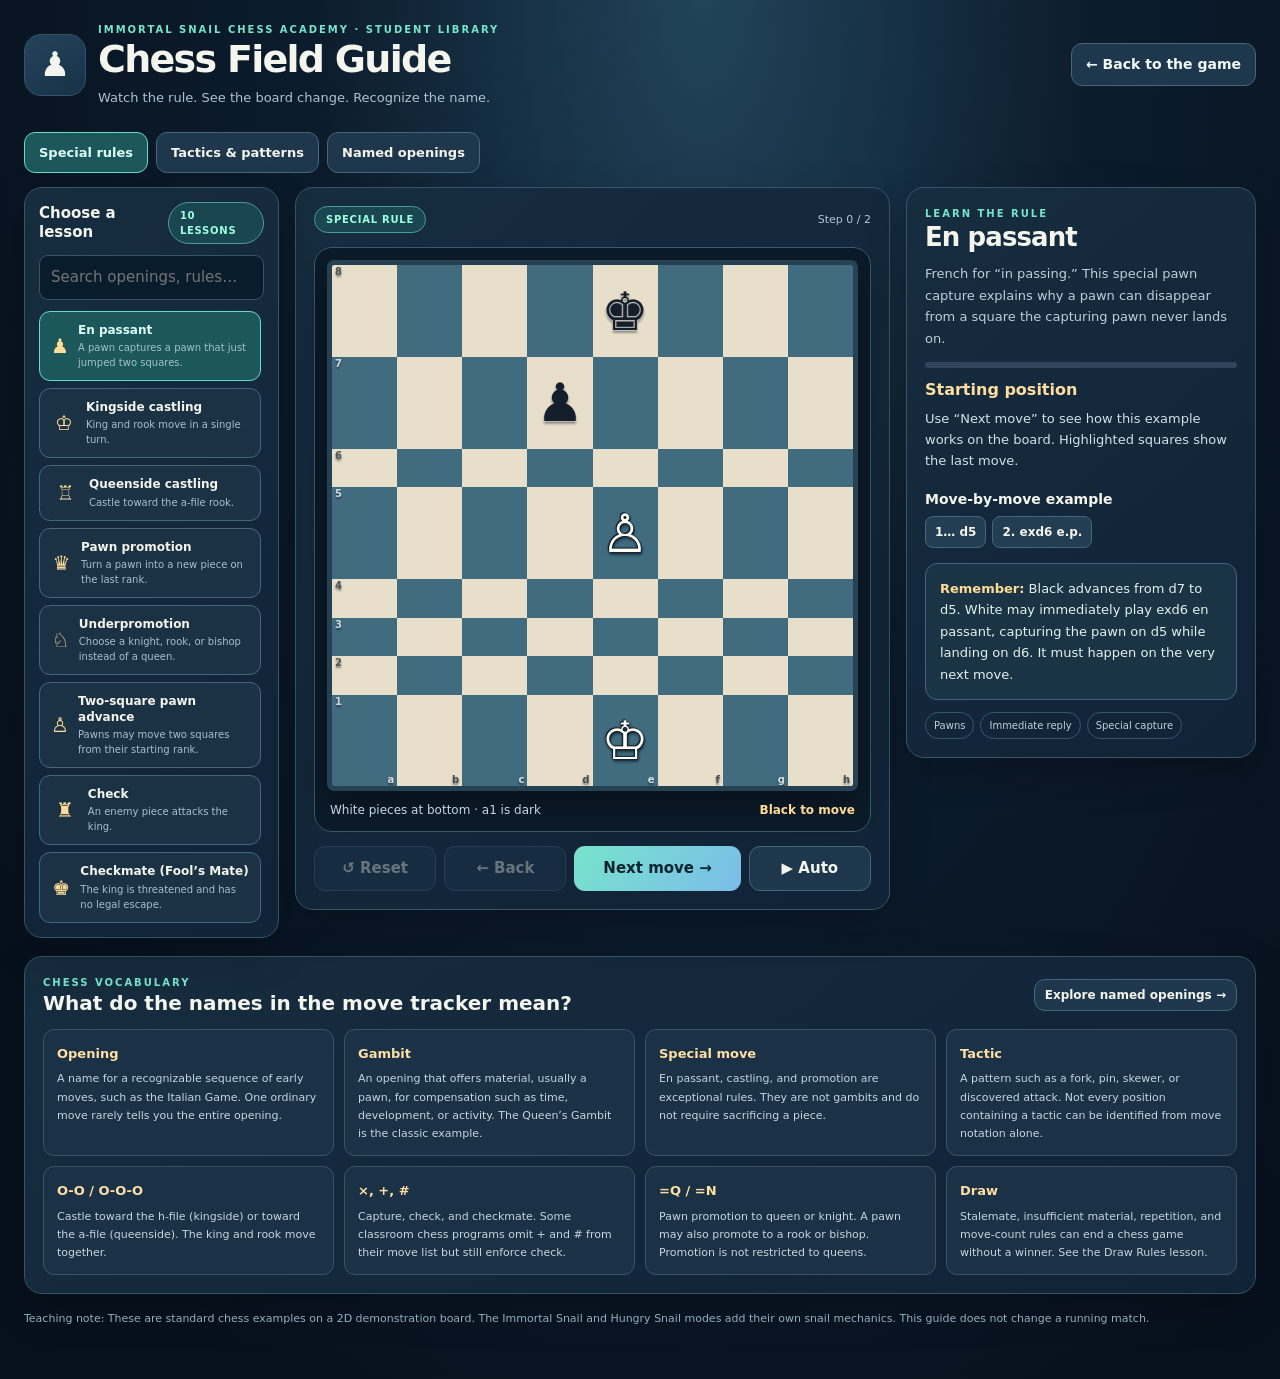
<file: chess-guide.html>
<!doctype html>
<html lang="en">
<head>
<meta charset="utf-8"><meta name="viewport" content="width=device-width,initial-scale=1">
<meta name="color-scheme" content="dark">
<title>Chess Field Guide | Immortal Snail Chess Academy</title>
<style>
:root{color-scheme:dark;--bg:#08121f;--panel:#132739;--pane2:#1b3346;--edge:#365268;--ink:#f4f5ed;--muted:#acc3d0;--accent:#77e4cc;--gold:#ffdc96;--dark:#416c80;--light:#e7dfc9}
*{box-sizing:border-box}body{margin:0;background:radial-gradient(ellipse at 55% 0%,#21445a 0%,#0c1c2d 39%,#07111d 85%);color:var(--ink);font:15px/1.5 system-ui,-apple-system,Segoe UI,Arial,sans-serif;min-height:100vh}
a{color:#95e9dd}.go-back{display:inline-block;padding:10px 14px;border:1px solid #44677c;border-radius:11px;background:#1e374d;color:#f1fbf7;font-size:14px;font-weight:750;text-decoration:none}.go-back:hover{background:#2d5069}button,input,select{font:inherit}button{cursor:pointer;border:1px solid #44677c;background:#1e374d;color:var(--ink);border-radius:11px;padding:10px 14px;font-weight:750}button:hover{background:#2d5069;border-color:#71a6ba}button:focus-visible,input:focus-visible{outline:3px solid var(--accent);outline-offset:2px}button:disabled{cursor:default;opacity:.38}button.primary{background:linear-gradient(130deg,#77e4cc,#7bbce9);border:0;color:#092430}button.soft{background:#183043}button.small{padding:6px 10px;font-size:12px}.wrap{max-width:1370px;margin:0 auto;padding:22px 24px 50px}
.head{display:flex;justify-content:space-between;align-items:center;gap:20px;flex-wrap:wrap;margin-bottom:24px}.brand{display:flex;align-items:center;gap:12px}.brand-icon{font-size:34px;width:62px;height:62px;display:grid;place-items:center;background:linear-gradient(145deg,#24445b,#163148);border:1px solid var(--edge);border-radius:17px}.kicker{text-transform:uppercase;color:var(--accent);font-size:10px;font-weight:900;letter-spacing:.2em}h1{margin:0;font-size:clamp(26px,3vw,38px);letter-spacing:-.045em;line-height:1.17}h2{font-size:20px;line-height:1.3;margin:0 0 8px}h3{font-size:14px;margin:14px 0 6px}.subhead{color:var(--muted);font-size:13px;margin:7px 0 0}.top-tools{display:flex;gap:8px;flex-wrap:wrap}
.tabs{display:flex;flex-wrap:wrap;gap:8px;margin-bottom:14px}.tabs button{font-size:13px;padding:10px 14px}.tabs button.active,.topic-btn.active{background:#1b575b;border-color:#65dccc;color:#dffff6}.main{display:grid;grid-template-columns:255px minmax(370px,1fr) 350px;align-items:start;gap:16px}.panel{border:1px solid #36546a;border-radius:18px;background:linear-gradient(140deg,#162c3f,#112336);box-shadow:0 15px 42px #0003}.index{padding:14px;position:sticky;top:12px}.index-header{display:flex;align-items:center;justify-content:space-between;margin-bottom:11px}.index h2{font-size:15px;margin:0}.search{width:100%;padding:10px 11px;background:#091c2c;border:1px solid #36546a;border-radius:9px;color:var(--ink);outline:0}.topic-list{display:flex;flex-direction:column;gap:7px;max-height:68vh;overflow:auto;margin-top:11px;padding-right:3px}.topic-btn{text-align:left;padding:10px 11px;border-radius:11px;display:flex;gap:9px;align-items:center;background:#1b3245}.topic-btn .symbol{font-size:20px;width:29px;text-align:center;color:#ffdc96}.topic-btn strong{display:block;font-size:12px;line-height:1.35}.topic-btn small{display:block;color:#a6c0cf;font-weight:500;font-size:10px;margin-top:2px}
.demo{padding:18px}.demo-top{display:flex;align-items:center;justify-content:space-between;gap:8px}.pill{background:#194650;border:1px solid #4c9a99;border-radius:50px;color:#9effe0;padding:5px 11px;font-weight:850;font-size:10px;text-transform:uppercase;letter-spacing:.075em}.demo-top .meta{font-size:11px;color:#b2c8d6}.board-shell{padding:12px;background:#0c1b29;border:1px solid #3c596e;border-radius:18px;max-width:580px;margin:14px auto 0}.board{display:grid;grid-template-columns:repeat(8,minmax(0,1fr));width:100%;aspect-ratio:1;border:5px solid #254152;border-radius:7px;overflow:hidden;box-shadow:0 14px 28px #0005}.square{position:relative;display:grid;place-items:center;min-width:0;min-height:0;user-select:none;font-size:clamp(27px,4.6vw,53px);line-height:1;text-shadow:0 2px 2px #0019;font-family:'DejaVu Sans','Segoe UI Symbol','Arial Unicode MS',serif}.square.light{background:var(--light);color:#192a31}.square.dark{background:var(--dark);color:#f9faf6}.square.last-from{box-shadow:inset 0 0 0 999px #ffe66d55}.square.last-to{box-shadow:inset 0 0 0 999px #7ffff94d}.square .piece{filter:drop-shadow(0 2px 1px #0017);position:relative;z-index:1}.square .coord{position:absolute;left:3px;top:2px;font-size:10px;font-weight:850;z-index:2;opacity:.75}.square .file{position:absolute;bottom:1px;right:3px;font-size:10px;font-weight:850;z-index:2;opacity:.8}.square .blackpiece{color:#151f2b;text-shadow:0 1px 1px #fff8}.square .whitepiece{color:#fffef2;text-shadow:1px 1px 2px #091725,-1px -1px 1px #091725}.board-status{display:flex;align-items:center;justify-content:space-between;font-size:12px;gap:10px;color:#c2d6e2;margin:10px 3px 0}.control-row{display:flex;gap:8px;margin:14px auto 0;max-width:580px}.control-row button{flex:1}.control-row .primary{flex:1.5}.board-status .mini{color:var(--gold);font-weight:850}
.story{padding:18px;min-width:0}.story h2{font-size:26px;letter-spacing:-.035em}.story p{color:#bdcfdb;margin:0 0 13px;font-size:13px;line-height:1.65}.story .rule{margin-top:15px;padding:14px;border-radius:12px;border:1px solid #466477;background:#1b3445;color:#e3f1ed;font-size:13px;line-height:1.65}.story .rule strong{color:var(--gold)}.story .step-title{color:#ffdda0;font-weight:900;font-size:16px;margin-bottom:7px}.story .step-body{font-size:13px;line-height:1.6;color:#d1e1e8;min-height:66px}.stepbar{margin:12px 0 10px;height:6px;border-radius:8px;background:#30455c;overflow:hidden}.stepbar span{display:block;height:100%;width:0;background:linear-gradient(90deg,#69d4ca,#ffdc94);transition:width .2s}.move-lines{display:flex;flex-wrap:wrap;gap:6px;max-height:180px;overflow:auto;align-content:flex-start}.move-lines button{padding:6px 9px;font-size:12px;border-radius:8px;background:#233d52}.move-lines button.active{background:#29615f;border-color:#8cebdc;color:white}.key{display:flex;gap:6px;flex-wrap:wrap;margin-top:12px}.key span{color:#b7d4db;font-size:10px;padding:5px 8px;border:1px solid #355872;border-radius:20px}.glossary{margin-top:18px;padding:18px}.glossary-head{display:flex;align-items:center;justify-content:space-between;gap:10px;flex-wrap:wrap}.glossary h2{margin:0}.ref-grid{display:grid;grid-template-columns:repeat(4,minmax(0,1fr));gap:10px;margin-top:13px}.ref-card{border-radius:11px;padding:12px 13px;background:#1b3145;border:1px solid #37536b}.ref-card strong{font-size:13px;color:#ffdfa4}.ref-card p{font-size:11px;line-height:1.65;margin:6px 0 0;color:#c4d6df}.footer{color:#94afbf;font-size:11px;line-height:1.7;margin-top:16px}
@media(max-width:1120px){.main{grid-template-columns:220px minmax(300px,1fr)}.story{grid-column:2;grid-row:2}.ref-grid{grid-template-columns:repeat(2,minmax(0,1fr))}}@media(max-width:700px){.wrap{padding:13px 12px 32px}.main{grid-template-columns:1fr}.index{position:static}.topic-list{max-height:195px}.story{grid-column:auto;grid-row:auto}.board-shell{padding:7px}.demo{padding:10px}.square{font-size:clamp(27px,8vw,55px)}.ref-grid{grid-template-columns:1fr 1fr}.control-row{flex-wrap:wrap}.head{margin-bottom:15px}}@media(max-width:420px){.ref-grid{grid-template-columns:1fr}.control-row button{padding:10px 7px;font-size:12px}.board{border-width:3px}}
</style>
</head>
<body>
<div class="wrap">
<header class="head"><div class="brand"><div class="brand-icon" aria-hidden="true">♟</div><div><div class="kicker">Immortal Snail Chess Academy · Student library</div><h1>Chess Field Guide</h1><p class="subhead">Watch the rule. See the board change. Recognize the name.</p></div></div><div class="top-tools"><a href="./academy.html" id="backToGame" class="go-back">← Back to the game</a></div></header>
<nav class="tabs" id="tabs" aria-label="Reference topics"></nav>
<section class="main" aria-label="Chess teaching demonstration">
 <aside class="panel index"><div class="index-header"><h2>Choose a lesson</h2><span class="pill" id="topicCount">0 lessons</span></div><input class="search" id="topicSearch" type="search" placeholder="Search openings, rules…" aria-label="Search chess lessons"><div id="topicList" class="topic-list"></div></aside>
 <section class="panel demo"><div class="demo-top"><span class="pill" id="typeBadge">SPECIAL RULE</span><span id="stepCount" class="meta">Step 0 / 0</span></div><div class="board-shell"><div id="board" class="board" role="img" aria-label="Demonstration chess board, White at the bottom"></div><div class="board-status"><span>White pieces at bottom · a1 is dark</span><span id="turnBadge" class="mini">White to move</span></div></div><div class="control-row"><button id="restart" aria-label="Return to beginning">↺ Reset</button><button id="previous">← Back</button><button class="primary" id="next">Next move →</button><button id="auto" aria-pressed="false">▶ Auto</button></div></section>
 <aside class="panel story"><div class="kicker" id="storyCategory">SPECIAL RULE</div><h2 id="storyTitle">En passant</h2><p id="storyIntro"></p><div class="stepbar"><span id="stepFill"></span></div><div class="step-title" id="stepTitle">Starting position</div><div class="step-body" id="stepBody"></div><h3>Move-by-move example</h3><div class="move-lines" id="moveLines"></div><div class="rule" id="storyRule"></div><div class="key" id="keyTags"></div></aside>
</section>
<section class="panel glossary"><div class="glossary-head"><div><div class="kicker">Chess vocabulary</div><h2>What do the names in the move tracker mean?</h2></div><button class="small" id="openOpenings">Explore named openings →</button></div><div class="ref-grid">
<div class="ref-card"><strong>Opening</strong><p>A name for a recognizable sequence of early moves, such as the Italian Game. One ordinary move rarely tells you the entire opening.</p></div>
<div class="ref-card"><strong>Gambit</strong><p>An opening that offers material, usually a pawn, for compensation such as time, development, or activity. The Queen’s Gambit is the classic example.</p></div>
<div class="ref-card"><strong>Special move</strong><p>En passant, castling, and promotion are exceptional rules. They are not gambits and do not require sacrificing a piece.</p></div>
<div class="ref-card"><strong>Tactic</strong><p>A pattern such as a fork, pin, skewer, or discovered attack. Not every position containing a tactic can be identified from move notation alone.</p></div>
<div class="ref-card"><strong>O-O / O-O-O</strong><p>Castle toward the h-file (kingside) or toward the a-file (queenside). The king and rook move together.</p></div>
<div class="ref-card"><strong>×, +, #</strong><p>Capture, check, and checkmate. Some classroom chess programs omit + and # from their move list but still enforce check.</p></div>
<div class="ref-card"><strong>=Q / =N</strong><p>Pawn promotion to queen or knight. A pawn may also promote to a rook or bishop. Promotion is not restricted to queens.</p></div>
<div class="ref-card"><strong>Draw</strong><p>Stalemate, insufficient material, repetition, and move-count rules can end a chess game without a winner. See the Draw Rules lesson.</p></div>
</div></section><div class="footer">Teaching note: These are standard chess examples on a 2D demonstration board. The Immortal Snail and Hungry Snail modes add their own snail mechanics. This guide does not change a running match.</div>
</div>
<script>
'use strict';
const INITIAL='rnbqkbnr/pppppppp/8/8/8/8/PPPPPPPP/RNBQKBNR w KQkq - 0 1';
const T=[
 {id:'enpassant',type:'rules',icon:'♟',name:'En passant',brief:'A pawn captures a pawn that just jumped two squares.',fen:'4k3/3p4/8/4P3/8/8/8/4K3 b - - 0 1',intro:'French for “in passing.” This special pawn capture explains why a pawn can disappear from a square the capturing pawn never lands on.',rule:'Black advances from d7 to d5. White may immediately play exd6 en passant, capturing the pawn on d5 while landing on d6. It must happen on the very next move.',tags:['Pawns','Immediate reply','Special capture'],steps:[['d7d5','1… d5','The black pawn advances two squares and lands beside White’s pawn on e5.'],['e5d6','2. exd6 e.p.','White moves diagonally to d6—the square Black skipped. The black pawn on d5 disappears.']]},
 {id:'castleking',type:'rules',icon:'♔',name:'Kingside castling',brief:'King and rook move in a single turn.',fen:'r3k2r/8/8/8/8/8/8/R3K2R w KQkq - 0 1',intro:'Castling helps protect your king while developing a rook. The king moves two squares toward the rook; the rook jumps to the square beside the king.',rule:'Written O-O. Neither piece can have moved, no pieces may stand between them, and the king cannot be in check, pass through check, or land in check.',tags:['O-O','King safety'],steps:[['e1g1','1. O-O','White’s king moves e1 → g1, and the h1 rook moves to f1 in the same turn.']]},
 {id:'castlequeen',type:'rules',icon:'♖',name:'Queenside castling',brief:'Castle toward the a-file rook.',fen:'r3k2r/8/8/8/8/8/8/R3K2R w KQkq - 0 1',intro:'The longer-looking castle is still a two-square king move, this time toward the a-file rook.',rule:'Written O-O-O. The three squares between king and rook must be empty. The king may not castle out of, through, or into check. The rook can pass through an attacked square.',tags:['O-O-O','King safety'],steps:[['e1c1','1. O-O-O','White’s king moves e1 → c1 and the a1 rook moves to d1.']]},
 {id:'promotion',type:'rules',icon:'♛',name:'Pawn promotion',brief:'Turn a pawn into a new piece on the last rank.',fen:'4k3/P7/8/8/8/8/8/4K3 w - - 0 1',intro:'A pawn that reaches the farthest rank must immediately become a queen, rook, bishop, or knight of its own color.',rule:'Promotion is mandatory, but choosing a queen is not. You may promote to any queen, rook, bishop, or knight, even if that type is still on the board.',tags:['Last rank','=Q'],steps:[['a7a8q','1. a8=Q+','White promotes the pawn on a7 into a queen on a8. That new queen checks the black king.']]},
 {id:'underpromotion',type:'rules',icon:'♘',name:'Underpromotion',brief:'Choose a knight, rook, or bishop instead of a queen.',fen:'4k3/P7/8/8/8/8/8/4K3 w - - 0 1',intro:'A queen is usually strongest, but in some positions a knight or rook can be a better choice.',rule:'Written with the chosen piece letter: =N, =R, or =B. Underpromotion is legal and sometimes avoids a stalemate or creates a special tactical threat.',tags:['=N','Strategy'],steps:[['a7a8n','1. a8=N','White chooses a knight instead of a queen. The new knight immediately replaces the pawn.']]},
 {id:'double',type:'rules',icon:'♙',name:'Two-square pawn advance',brief:'Pawns may move two squares from their starting rank.',fen:INITIAL,intro:'On a pawn’s first move it may advance either one square or two, provided both squares are empty.',rule:'This is the move that can create an en passant opportunity for an adjacent enemy pawn. Otherwise, pawns move one square forward and capture diagonally.',tags:['Pawn first move'],steps:[['e2e4','1. e4','White’s e-pawn moves from e2 to e4. It passes through e3.']]},
 {id:'check',type:'rules',icon:'♜',name:'Check',brief:'An enemy piece attacks the king.',fen:'4k3/8/8/8/8/8/R7/4K3 w - - 0 1',intro:'Check means your king is threatened. You must get out of check on your next turn.',rule:'The king cannot stay under attack. Escape by moving the king, blocking the line, or capturing the attacking piece. Standard notation uses +.',tags:['King safety','+'],steps:[['a2e2','1. Re2+','The rook moves to e2 and attacks the black king straight up the e-file. Black must respond to check.']]},
 {id:'mate',type:'rules',icon:'♚',name:'Checkmate (Fool’s Mate)',brief:'The king is threatened and has no legal escape.',fen:INITIAL,intro:'This very fast checkmate shows why opening your king’s diagonal can be dangerous.',rule:'Checkmate ends the game immediately. This lesson is the famous two-move Fool’s Mate, not a move students should try to imitate as White.',tags:['Checkmate','#','Fastest possible mate'],steps:[['f2f3','1. f3','White weakens the diagonal to its king.'],['e7e5','1… e5','Black opens the center for its queen.'],['g2g4','2. g4','White weakens the diagonal even further.'],['d8h4','2… Qh4#','Black’s queen reaches h4 and gives checkmate. White has no legal reply.']]},
 {id:'stalemate',type:'rules',icon:'½',name:'Stalemate',brief:'No legal move—but not in check—means a draw.',fen:'7k/8/5K2/6Q1/8/8/8/8 w - - 0 1',intro:'A player can have no legal moves without being under attack. That is stalemate rather than checkmate.',rule:'Stalemate is a draw. The player to move has no legal moves, but their king is not in check. Avoid this when winning with a queen and king.',tags:['Draw','Not checkmate'],steps:[['g5g6','1. Qg6','Black’s king on h8 is not in check, but every available square is controlled. Black has no legal move: stalemate.']]},
 {id:'draws',type:'rules',icon:'½',name:'Other draw rules',brief:'Repetition, move counts, and insufficient material.',fen:'8/8/8/8/8/8/4k3/K7 w - - 0 1',intro:'Chess has several ways to draw. A draw is different from a loss.',rule:'Threefold repetition and the 50-move rule can be claimed. Fivefold repetition and the 75-move rule cause an automatic draw under standard FIDE rules, unless checkmate takes precedence. Insufficient material may also make checkmate impossible. The illustrative diagram shows a legal bare-kings position.',tags:['50-move rule','Threefold repetition'],steps:[]},
 {id:'fork',type:'tactics',icon:'♘',name:'Knight fork',brief:'One move threatens two enemy pieces.',fen:'8/4k1q1/8/8/8/4N3/8/7K w - - 0 1',intro:'A fork is a double attack. Knights are famous for making them because they jump and strike several directions at once.',rule:'After Nf5+, the white knight attacks both the black king on e7 and the queen on g7. Black must handle the check first.',tags:['Double attack','Tactic'],steps:[['e3f5','1. Nf5+','The knight jumps to f5 and forks the black king on e7 and queen on g7.']]},
 {id:'pin',type:'tactics',icon:'♖',name:'Pin',brief:'Moving one piece would expose a more valuable piece.',fen:'4k3/4n3/8/8/8/8/8/R5K1 w - - 0 1',intro:'A pin freezes an enemy piece along a line. An absolute pin involves the king.',rule:'After Re1, the knight on e7 cannot legally leave the e-file if doing so exposes its king on e8 to the rook.',tags:['Absolute pin','Tactic'],steps:[['a1e1','1. Re1','The rook lines up against the knight, which stands between the rook and the black king.']]},
 {id:'skewer',type:'tactics',icon:'♜',name:'Skewer',brief:'Attack the front piece and threaten the one behind.',fen:'4q3/4k3/8/8/8/8/8/R5K1 w - - 0 1',intro:'A skewer is a line attack where the more valuable piece is in front.',rule:'After Re1+, Black must handle the check on its king at e7. The queen on e8 sits directly behind it and is vulnerable if the king moves.',tags:['Line attack','Tactic'],steps:[['a1e1','1. Re1+','White checks the king; the queen is on the same line behind it.']]},
 {id:'discovery',type:'tactics',icon:'♗',name:'Discovered attack',brief:'Move one piece to reveal an attack by another.',fen:'4k3/8/8/8/8/8/4B3/4R1K1 w - - 0 1',intro:'Sometimes the strongest part of a move comes from the piece that did not move.',rule:'When the bishop leaves the e-file, the rook on e1 suddenly checks the black king on e8. This is a discovered check.',tags:['Discovered check','Tactic'],steps:[['e2c4','1. Bc4+','The bishop gets out of the rook’s way and the rook now gives check down the e-file.']]},
 {id:'italian',type:'openings',icon:'♗',name:'Italian Game',brief:'Develop the bishop toward f7.',fen:INITIAL,intro:'A classic beginner-friendly opening that develops quickly and puts pressure on Black’s vulnerable f7 square.',rule:'Recognized by 1.e4 e5 2.Nf3 Nc6 3.Bc4. Black may respond in several ways, including 3…Bc5 (Giuoco Piano).',tags:['King’s Pawn','Open game'],steps:[['e2e4','1. e4','Claim the center.'],['e7e5','1… e5','Black contests the center.'],['g1f3','2. Nf3','White develops a knight and attacks e5.'],['b8c6','2… Nc6','Black defends e5 and develops.'],['f1c4','3. Bc4','White’s bishop targets the f7 square. This identifies the Italian Game.']]},
 {id:'ruy',type:'openings',icon:'♗',name:'Ruy Lopez (Spanish Opening)',brief:'Bishop b5 puts pressure on c6.',fen:INITIAL,intro:'One of the oldest and most studied chess openings.',rule:'Recognized by 1.e4 e5 2.Nf3 Nc6 3.Bb5. Also called the Spanish Opening.',tags:['King’s Pawn','Spanish Opening'],steps:[['e2e4','1. e4','White starts with the king’s pawn.'],['e7e5','1… e5','Black responds symmetrically.'],['g1f3','2. Nf3','White develops the knight.'],['b8c6','2… Nc6','Black defends its pawn.'],['f1b5','3. Bb5','The bishop pressures the knight defending e5.']]},
 {id:'sicilian',type:'openings',icon:'♟',name:'Sicilian Defense',brief:'Black challenges e4 with a c-pawn.',fen:INITIAL,intro:'A popular unbalanced reply to White’s king-pawn opening.',rule:'Recognized immediately by 1.e4 c5. The defense has many different variations.',tags:['Black defense','1…c5'],steps:[['e2e4','1. e4','White stakes a claim in the center.'],['c7c5','1… c5','Black fights for central squares from the flank: the Sicilian Defense.']]},
 {id:'french',type:'openings',icon:'♟',name:'French Defense',brief:'Black plays ...e6 and prepares ...d5.',fen:INITIAL,intro:'A solid defense often leading to a strong pawn chain.',rule:'Recognized by 1.e4 e6. Black usually follows with ...d5.',tags:['Black defense','1…e6'],steps:[['e2e4','1. e4','White takes central space.'],['e7e6','1… e6','Black prepares to challenge the center.'],['d2d4','2. d4','White adds another central pawn.'],['d7d5','2… d5','Black directly challenges White’s center.']]},
 {id:'carokann',type:'openings',icon:'♟',name:'Caro–Kann Defense',brief:'Black plays ...c6 to support ...d5.',fen:INITIAL,intro:'A durable defense often used to build a strong pawn structure.',rule:'Recognized by 1.e4 c6. It is not the same as the Sicilian Defense.',tags:['Black defense','1…c6'],steps:[['e2e4','1. e4','White occupies the center.'],['c7c6','1… c6','Black supports a later pawn advance to d5.'],['d2d4','2. d4','White claims more space.'],['d7d5','2… d5','Black challenges the central pawn structure.']]},
 {id:'queensgambit',type:'openings',icon:'♕',name:'Queen’s Gambit',brief:'White offers the c-pawn to gain central influence.',fen:INITIAL,intro:'A famous named gambit that starts with the queen’s pawn, not the queen moving.',rule:'Recognized by 1.d4 d5 2.c4. White offers a flank pawn to challenge Black’s d5 pawn. Black may accept with ...dxc4 or decline.',tags:['Gambit','Queen’s Pawn'],steps:[['d2d4','1. d4','White occupies the center.'],['d7d5','1… d5','Black matches White in the center.'],['c2c4','2. c4','White offers the c-pawn to undermine d5: the Queen’s Gambit.']]},
 {id:'kingsgambit',type:'openings',icon:'♔',name:'King’s Gambit',brief:'White offers the f-pawn for attacking play.',fen:INITIAL,intro:'A bold historic opening that tries to seize the initiative.',rule:'Recognized by 1.e4 e5 2.f4. This weakens the white king, so it is risky for beginners.',tags:['Gambit','Aggressive'],steps:[['e2e4','1. e4','White opens the center.'],['e7e5','1… e5','Black answers symmetrically.'],['f2f4','2. f4','White offers the f-pawn for central control and rapid activity.']]},
 {id:'london',type:'openings',icon:'♗',name:'London System',brief:'White develops the bishop early to f4.',fen:INITIAL,intro:'A practical setup for White that can be reached through several move orders.',rule:'An illustrative line is 1.d4 d5 2.Bf4. A true London setup also develops pieces and supports the center, not just this one move.',tags:['System opening','Queen’s Pawn'],steps:[['d2d4','1. d4','White starts with the queen’s pawn.'],['d7d5','1… d5','Black contests central space.'],['c1f4','2. Bf4','The queen’s bishop comes outside the pawn chain.']]},
 {id:'friedliver',type:'openings',icon:'♘',name:'Fried Liver Attack',brief:'A daring knight sacrifice on f7.',fen:INITIAL,intro:'One of chess’s most dramatically named attacking openings. White plays sharply against the Two Knights Defense and attacks the vulnerable f7 square.',rule:'Illustrative line: 1.e4 e5 2.Nf3 Nc6 3.Bc4 Nf6 4.Ng5 d5 5.exd5 Nxd5 6.Nxf7. The sacrifice is risky and works in a specific position. Black has defenses before allowing it.',tags:['Attack','Knight sacrifice','f7'],steps:[['e2e4','1. e4','White opens the king’s pawn.'],['e7e5','1… e5','Black responds symmetrically.'],['g1f3','2. Nf3','White attacks e5 with a knight.'],['b8c6','2… Nc6','Black defends the pawn.'],['f1c4','3. Bc4','White’s bishop looks toward f7.'],['g8f6','3… Nf6','Black develops another knight.'],['f3g5','4. Ng5','The white knight and bishop pressure f7.'],['d7d5','4… d5','Black strikes the center.'],['e4d5','5. exd5','White captures the d5 pawn.'],['f6d5','5… Nxd5','Black’s knight recaptures.'],['g5f7','6. Nxf7','The Fried Liver Attack! The knight captures on f7, checking the king and attacking the rook.']]},
 {id:'evans',type:'openings',icon:'♙',name:'Evans Gambit',brief:'Offer a pawn for time and an attack.',fen:INITIAL,intro:'A daring gambit from the Italian Game in which White offers the b-pawn to lure the bishop away from the center.',rule:'Recognized by 1.e4 e5 2.Nf3 Nc6 3.Bc4 Bc5 4.b4. Black can accept with ...Bxb4; White often follows with c3 and d4 to seize the center.',tags:['Gambit','Italian Game'],steps:[['e2e4','1. e4','White occupies the center.'],['e7e5','1… e5','Black responds.'],['g1f3','2. Nf3','Develop the white knight.'],['b8c6','2… Nc6','Develop Black’s knight.'],['f1c4','3. Bc4','The bishop targets f7.'],['f8c5','3… Bc5','Black develops the bishop.'],['b2b4','4. b4','The Evans Gambit! White offers a pawn to deflect the bishop.'],['c5b4','4… Bxb4','Black accepts the pawn.'],['c2c3','5. c3','White challenges the bishop and prepares to build a strong center.']]},
 {id:'halloween',type:'openings',icon:'♞',name:'Halloween Gambit',brief:'A surprising early knight sacrifice.',fen:INITIAL,intro:'The Halloween Gambit gets its playful name from the shock of sacrificing a developed knight so early in the game.',rule:'Recognized by 1.e4 e5 2.Nf3 Nc6 3.Nc3 Nf6 4.Nxe5. It is a risky gambit; it can surprise opponents, but objectively gives Black a defensive advantage with accurate play.',tags:['Gambit','Knight sacrifice','Fun name'],steps:[['e2e4','1. e4','White opens the center.'],['e7e5','1… e5','Black meets it.'],['g1f3','2. Nf3','White develops.'],['b8c6','2… Nc6','Black develops.'],['b1c3','3. Nc3','White develops a second knight.'],['g8f6','3… Nf6','Black also develops two knights.'],['f3e5','4. Nxe5','Surprise! White offers up its knight to gain space and attacking chances.']]},
 {id:'orangutan',type:'openings',icon:'♙',name:'Orangutan Opening',brief:'Yes, that is a real nickname for 1.b4.',fen:INITIAL,intro:'Also called the Sokolsky Opening or Polish Opening, this unusual first move has one of chess’s funniest nicknames.',rule:'Recognized by 1.b4. White advances the b-pawn to gain queenside space, rather than opening with the center pawns.',tags:['Fun name','Sokolsky','1.b4'],steps:[['b2b4','1. b4','The Orangutan Opening: a surprising queenside pawn advance.']]},
 {id:'smothered',type:'tactics',icon:'♞',name:'Smothered mate',brief:'A knight mates a king boxed in by its own pieces.',fen:'6rk/6pp/8/4N3/8/8/8/6K1 w - - 0 1',intro:'One of chess’s most satisfying checkmate patterns, named because the trapped king has no open escape squares.',rule:'After 1.Nf7#, the white knight checks the king on h8. Black’s rook on g8 and pawns on g7 and h7 box their own king in. Knights cannot be blocked by putting a piece between them and the king.',tags:['Knight','Checkmate','Pattern'],steps:[['e5f7','1. Nf7#','Smothered mate! Black’s king is surrounded by its own rook and pawns.']]} ,
 {id:'scholars',type:'openings',icon:'♕',name:'Scholar’s Mate',brief:'A famous four-move checkmate trap.',fen:INITIAL,intro:'A beginner trap that aims a queen and bishop at f7. It works only if Black fails to defend correctly.',rule:'The final move 4.Qxf7# is checkmate in this illustrative line. Against attentive defenders, early queen attacks can backfire.',tags:['Trap','Checkmate'],steps:[['e2e4','1. e4','White opens a diagonal for its bishop.'],['e7e5','1… e5','Black meets White in the center.'],['d1h5','2. Qh5','White brings the queen out early.'],['b8c6','2… Nc6','Black develops a knight.'],['f1c4','3. Bc4','Queen and bishop both eye f7.'],['g8f6','3… Nf6??','Black attacks the queen but overlooks the mate threat.'],['h5f7','4. Qxf7#','White’s queen captures on f7, protected by the bishop, delivering checkmate.']]}
];
const CATS=[['rules','Special rules'],['tactics','Tactics & patterns'],['openings','Named openings']];
const $=id=>document.getElementById(id), glyph={K:'♔',Q:'♕',R:'♖',B:'♗',N:'♘',P:'♙',k:'♚',q:'♛',r:'♜',b:'♝',n:'♞',p:'♟'};
let current='enpassant',cat='rules',step=0,autoplay=null,search='';
function coords(code){return [8-Number(code[1]),code.charCodeAt(0)-97]}
function startingBoard(fen){const a=Array.from({length:8},()=>Array(8).fill('.'));fen.split(' ')[0].split('/').forEach((row,r)=>{let c=0;for(const ch of row){if(/^[1-8]$/.test(ch))c+=Number(ch);else a[r][c++]=ch;}});return a}
function snapshot(topic,upto){const a=startingBoard(topic.fen);let last=null;for(let n=0;n<upto;n++){const u=topic.steps[n][0], [fr,fc]=coords(u.slice(0,2)),[tr,tc]=coords(u.slice(2,4)),p=a[fr][fc];if(p==='.')throw new Error('Invalid lesson move: '+topic.name+' '+u);
 if(p.toLowerCase()==='p'&&fc!==tc&&a[tr][tc]==='.')a[fr][tc]='.'; // en passant: captured pawn is beside the moving pawn
 a[fr][fc]='.';a[tr][tc]=u.length===5?(p===p.toUpperCase()?u[4].toUpperCase():u[4]):p;
 if(p.toLowerCase()==='k'&&Math.abs(tc-fc)===2){const rookFrom=tc>fc?7:0,rookTo=tc>fc?5:3;a[tr][rookTo]=a[tr][rookFrom];a[tr][rookFrom]='.';}
 last={from:[fr,fc],to:[tr,tc]};}return {board:a,last};}
function topic(){return T.find(t=>t.id===current)||T[0]}
function stopAuto(){if(autoplay!==null){clearInterval(autoplay);autoplay=null;}$('auto').textContent='▶ Auto';$('auto').setAttribute('aria-pressed','false')}
function pick(id){stopAuto();current=id;step=0;const t=topic();if(cat!==t.type){cat=t.type;renderTabs()}$('topicSearch').value='';search='';renderTopicList();render()}
function renderTabs(){$('tabs').replaceChildren(...CATS.map(([id,name])=>{const b=document.createElement('button');b.textContent=name;b.className=id===cat?'active':'';b.setAttribute('aria-pressed',id===cat);b.onclick=()=>{stopAuto();cat=id;search='';$('topicSearch').value='';const first=T.find(t=>t.type===cat);current=first.id;step=0;renderTabs();renderTopicList();render()};return b}))}
function renderTopicList(){const arr=T.filter(t=>t.type===cat&&(t.name+' '+t.brief+' '+t.tags.join(' ')).toLowerCase().includes(search.toLowerCase()));$('topicCount').textContent=arr.length+' lessons';const parent=$('topicList');parent.replaceChildren();for(const t of arr){const b=document.createElement('button');b.className='topic-btn'+(current===t.id?' active':'');b.setAttribute('aria-current',current===t.id?'true':'false');b.innerHTML='<span class="symbol" aria-hidden="true"></span><span><strong></strong><small></small></span>';b.querySelector('.symbol').textContent=t.icon;b.querySelector('strong').textContent=t.name;b.querySelector('small').textContent=t.brief;b.onclick=()=>pick(t.id);parent.appendChild(b);}if(!arr.length){const p=document.createElement('p');p.className='subhead';p.textContent='No matching lessons. Try a different search.';parent.appendChild(p)}}
function render(){const t=topic(),s=snapshot(t,step),board=$('board');board.replaceChildren();for(let r=0;r<8;r++)for(let c=0;c<8;c++){const cell=document.createElement('div'),p=s.board[r][c];cell.className='square '+((r+c)%2?'dark':'light');if(s.last&&s.last.from[0]===r&&s.last.from[1]===c)cell.classList.add('last-from');if(s.last&&s.last.to[0]===r&&s.last.to[1]===c)cell.classList.add('last-to');const name='abcdefgh'[c]+(8-r);cell.setAttribute('title',name+(p==='.'?'':', '+(/^[A-Z]$/.test(p)?'White ':'Black ')+({k:'king',q:'queen',r:'rook',b:'bishop',n:'knight',p:'pawn'})[p.toLowerCase()]));if(p!=='.'){const span=document.createElement('span');span.className='piece '+(p===p.toUpperCase()?'whitepiece':'blackpiece');span.textContent=glyph[p];cell.append(span)}if(c===0){const co=document.createElement('span');co.className='coord';co.textContent=8-r;cell.append(co)}if(r===7){const file=document.createElement('span');file.className='file';file.textContent='abcdefgh'[c];cell.append(file)}board.append(cell)}
 const full=Number(t.fen.split(' ')[5]||1),startsBlack=t.fen.split(' ')[1]==='b';$('turnBadge').textContent=((step+(startsBlack?1:0))%2===0?'White':'Black')+' to move';if(step===t.steps.length&&t.steps.length)$('turnBadge').textContent='Example complete';$('typeBadge').textContent=({rules:'SPECIAL RULE',tactics:'TACTICAL IDEA',openings:'NAMED OPENING'})[t.type];$('stepCount').textContent='Step '+step+' / '+t.steps.length;$('storyCategory').textContent=({rules:'LEARN THE RULE',tactics:'SPOT THE TACTIC',openings:'KNOW THE OPENING'})[t.type];$('storyTitle').textContent=t.name;$('storyIntro').textContent=t.intro;$('storyRule').innerHTML='<strong>Remember:</strong> '+t.rule;$('stepTitle').textContent=step?t.steps[step-1][1]:'Starting position';$('stepBody').textContent=step?t.steps[step-1][2]:t.steps.length?'Use “Next move” to see how this example works on the board. Highlighted squares show the last move.':'This lesson explains the rule without a move sequence. Read the note below for the key conditions.';$('stepFill').style.width=(t.steps.length?100*step/t.steps.length:100)+'%';
 const lines=$('moveLines');lines.replaceChildren();if(!t.steps.length){lines.textContent='Reference-only lesson.'}else for(let i=0;i<t.steps.length;i++){const b=document.createElement('button');b.textContent=t.steps[i][1];b.className=step===i+1?'active':'';b.onclick=()=>{stopAuto();step=i+1;render()};lines.appendChild(b)}
 $('keyTags').replaceChildren(...t.tags.map(tag=>{const el=document.createElement('span');el.textContent=tag;return el}));$('previous').disabled=step===0;$('next').disabled=step===t.steps.length;$('restart').disabled=step===0;
}
$('topicSearch').oninput=e=>{search=e.target.value;renderTopicList()};$('previous').onclick=()=>{stopAuto();if(step>0){step--;render()}};$('next').onclick=()=>{stopAuto();if(step<topic().steps.length){step++;render()}};$('restart').onclick=()=>{stopAuto();step=0;render()};$('auto').onclick=()=>{if(autoplay!==null){stopAuto();return;}if(!topic().steps.length)return;if(step>=topic().steps.length)step=0;autoplay=setInterval(()=>{if(step>=topic().steps.length){stopAuto();return}step++;render();if(step>=topic().steps.length)stopAuto()},1550);$('auto').textContent='Ⅱ Pause';$('auto').setAttribute('aria-pressed','true')};$('openOpenings').onclick=()=>{pick('italian');document.querySelector('.tabs').scrollIntoView({behavior:'smooth',block:'start'})};document.addEventListener('keydown',e=>{if(e.target.closest('input,textarea,select'))return;if(e.key==='ArrowRight'&&step<topic().steps.length){e.preventDefault();stopAuto();step++;render()}else if(e.key==='ArrowLeft'&&step>0){e.preventDefault();stopAuto();step--;render()}});
$('backToGame').addEventListener('click',e=>{try{if(window.parent!==window&&window.parent.document.getElementById('guideDialog')?.open){e.preventDefault();window.parent.document.getElementById('guideDialog').close()}}catch{}});
renderTabs();renderTopicList();render();

window.addEventListener('message',e=>{
 if(e.origin!==location.origin||e.data?.type!=='snail-chess-guide-select'||typeof e.data.lessonId!=='string')return;
 if(T.some(t=>t.id===e.data.lessonId))pick(e.data.lessonId);
});
</script>
</body>
</html>
</file>
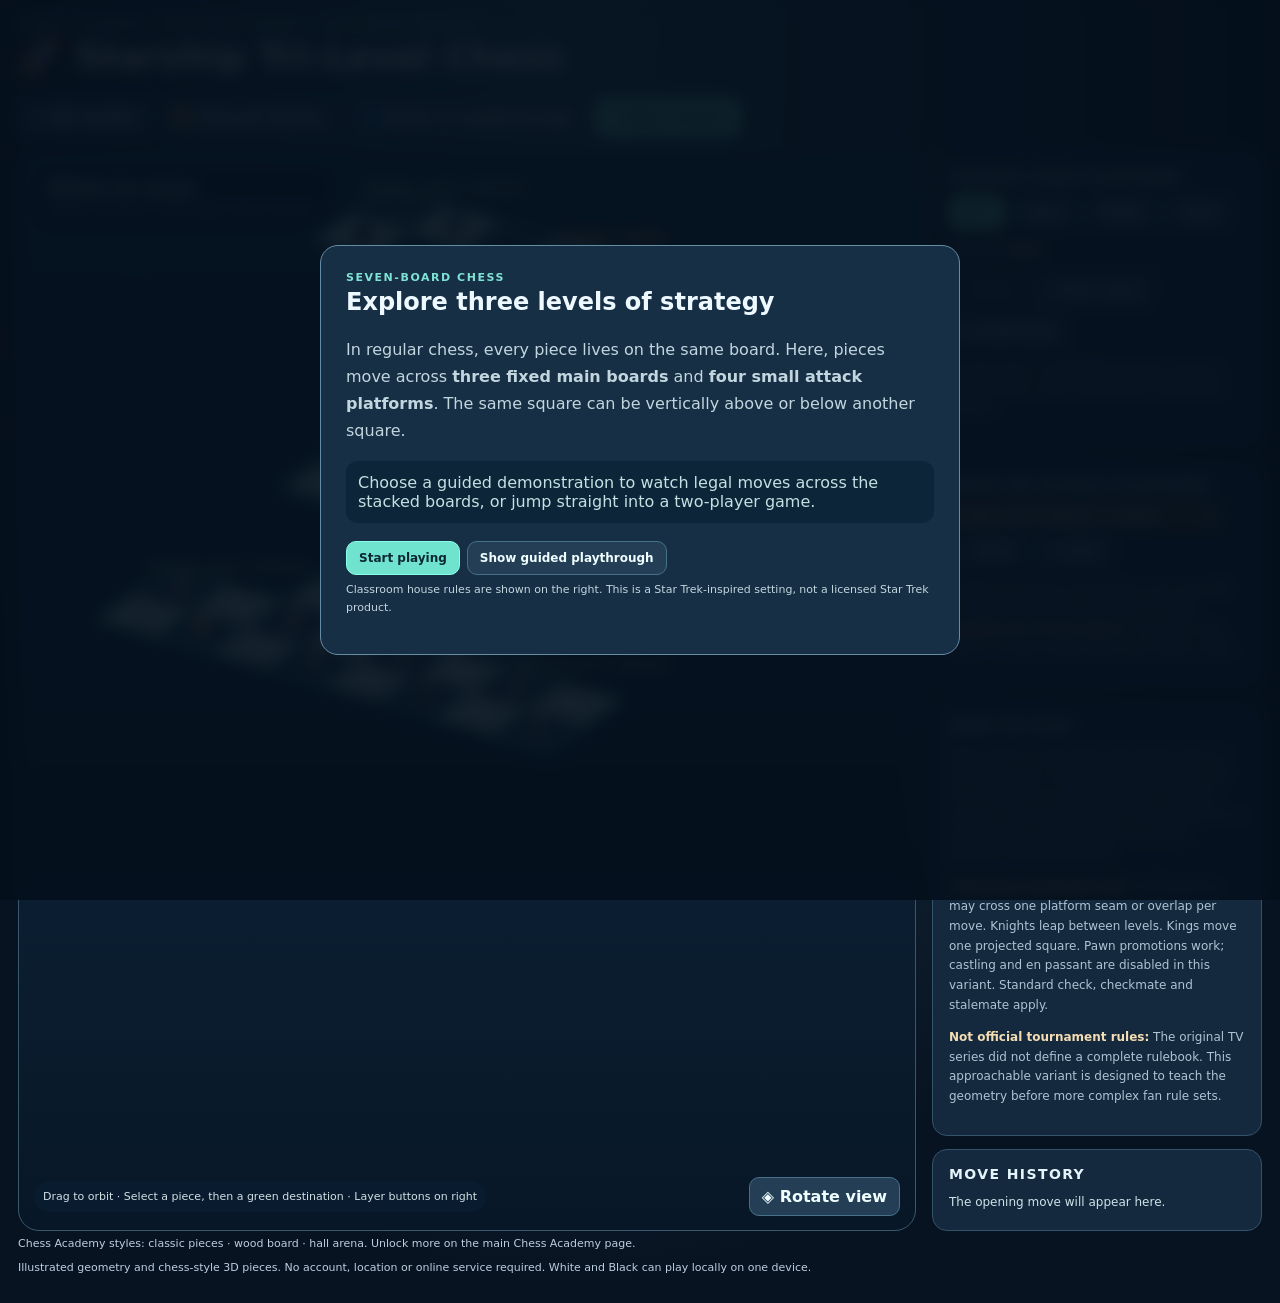
<file: starship-trilevel-chess.html>
<!doctype html><html lang="en"><head><meta charset="utf-8"><meta name="viewport" content="width=device-width,initial-scale=1"><title>Starship Tri-Level Chess · Chess Academy</title>
<style>
:root{font-family:Inter,system-ui,Segoe UI,Arial,sans-serif;color:#edf8ff;color-scheme:dark}*{box-sizing:border-box}body{background:radial-gradient(ellipse at 45% 3%,#254961,#081321 70%);margin:0;min-height:100vh}button,select{font:inherit}button{background:#243e56;color:#efffff;border:1px solid #477189;border-radius:10px;padding:9px 12px;font-weight:750;cursor:pointer}button:hover{background:#31526d}button:focus-visible,.square:focus-visible{outline:3px solid #87f4dd;outline-offset:2px}button.primary{background:#6fe3cd;color:#0a2733;border-color:#89ffea}button:disabled{opacity:.4;cursor:not-allowed}.wrap{max-width:1600px;padding:18px;margin:0 auto}.top{display:flex;align-items:center;justify-content:space-between;gap:15px;flex-wrap:wrap}.top h1{margin:5px 0;font-size:clamp(24px,3vw,36px)}.tag{text-transform:uppercase;font-size:11px;letter-spacing:.14em;color:#7fe2d5;font-weight:900}.topbuttons{display:flex;gap:9px;flex-wrap:wrap}.layout{display:grid;grid-template-columns:minmax(0,1fr) 330px;gap:16px;margin-top:15px}.stage{border-radius:21px;overflow:hidden;border:1px solid #38586e;background:linear-gradient(#122f49,#081727);min-height:640px;position:relative}.stage svg{display:block;width:100%;height:650px;touch-action:none;cursor:grab}.stage svg.dragged{cursor:grabbing}.stage-banner{position:absolute;left:15px;top:13px;border:1px solid #3c7288aa;background:#061e2edb;border-radius:14px;padding:10px 13px;z-index:2;pointer-events:none}.stage-banner strong{display:block;font-size:18px}.stage-banner small{color:#a6c9d6}.foot{position:absolute;bottom:14px;left:15px;right:15px;display:flex;justify-content:space-between;align-items:center;gap:10px;pointer-events:none}.foot span{font-size:11px;color:#d2dfe3;background:#091c30e8;border-radius:18px;padding:9px}.foot button{pointer-events:auto}.controls{display:flex;flex-direction:column;gap:13px}.panel{background:#14293d;border:1px solid #34536b;border-radius:15px;padding:16px}.panel h2{font-size:14px;color:#e3f4fa;margin:0 0 10px;text-transform:uppercase;letter-spacing:.10em}.panel p,.panel li{font-size:12px;color:#adc4d4;line-height:1.65}.panel strong{color:#f4ddb2}.row{display:flex;gap:7px;flex-wrap:wrap}.row button{font-size:12px}.log{max-height:115px;overflow:auto;font-size:12px;line-height:1.8;color:#cce4e9}.pill{display:inline-block;border:1px solid #4d8190;background:#20445a;border-radius:20px;padding:5px 10px;font-size:11px;color:#b9f4e5}.tutorial{border-color:#75e0c8;background:#153f48}.tutorial p{font-size:13px;color:#e0f4f1}.square{cursor:pointer}.square:hover{filter:brightness(1.3)}.screen{position:fixed;inset:0;background:#05101ce9;backdrop-filter:blur(8px);display:grid;place-items:center;z-index:20;padding:14px}.screen[hidden]{display:none}.modal{max-width:640px;background:#172f45;border-radius:18px;border:1px solid #668da6;padding:25px}.modal h2{margin-top:4px}.modal p{line-height:1.7;color:#c2d6df}.choice{border-radius:12px;margin-top:15px;background:#0d2538;padding:12px;color:#c3e1e3}.warn{color:#ffdda5}.promotion{display:none;position:fixed;inset:0;background:#071421dc;z-index:25;align-items:center;justify-content:center}.promotion.show{display:flex}.promotion article{background:#19374d;padding:22px;border-radius:16px;border:1px solid #80a6b6}.promotion button{font-size:28px;margin:4px}.note{margin-top:6px;color:#bdcedd;font-size:11px}@media(max-width:980px){.layout{grid-template-columns:1fr}.controls{display:grid;grid-template-columns:repeat(2,minmax(0,1fr))}.stage,.stage svg{min-height:480px;height:530px}}@media(max-width:580px){.controls{grid-template-columns:1fr}.wrap{padding:10px}.stage svg{height:490px}.stage-banner strong{font-size:14px}.stage-banner small{font-size:10px}}
</style></head><body><main class="wrap"><header class="top"><div><div class="tag">Chess Academy · Seven platforms · Classroom variant</div><h1>🚀 Starship Tri-Level Chess</h1></div><div class="topbuttons"><button onclick="location.href='./index.html'">← All modes</button><button id="styleBtn">🎨 Shared Styles</button><button id="rulesBtn">📘 Rules & walkthrough</button><button id="restartBtn" class="primary">↻ New match</button></div></header><div class="layout"><section class="stage"><div class="stage-banner"><strong id="turn">White to move</strong><small id="status">Select a piece to see reachable squares.</small></div><svg id="board" viewBox="0 0 1040 710" role="img" aria-label="Interactive seven-platform tri-level chess board"></svg><div class="foot"><span>Drag to orbit · Select a piece, then a green destination · Layer buttons on right</span><button id="viewBtn">◈ Rotate view</button></div></section><aside class="controls"><div class="panel"><h2>Choose your platform</h2><div class="row" id="layers"><button data-filter="all" class="primary">All 7</button><button data-filter="2">Upper</button><button data-filter="1">Middle</button><button data-filter="0">Lower</button></div><p>Selected: <strong id="selected">None</strong></p><div class="row"><button id="undo">↶ Undo</button><button id="hint">✧ Find a move</button><button id="tutorialBtn">▶ Guided play</button></div><p id="tip" class="warn">On this board, a highlighted square can be on another level. Check the platform label before moving.</p></div><div class="panel"><h2>Move an attack platform</h2><div class="row"><select id="deckChoice" aria-label="Choose attack platform"></select><button id="deckUp">↑ Raise</button><button id="deckDown">↓ Lower</button></div><p>Instead of moving a chess piece, you may shift an attack platform by one level if it holds <strong>exactly one of your pieces</strong>. The piece rides with it. A move cannot leave your king in check.</p></div><div class="panel"><h2>How to play</h2><p>White starts on the lower level; Black starts on the upper level. Three fixed 4×4 platforms and four movable 2×2 attack platforms make 64 squares. Pieces follow normal chess directions as viewed from overhead; they may switch platforms along valid paths.</p><p><strong>Classroom movement rule:</strong> A sliding piece may cross one platform seam or overlap per move. Knights leap between levels. Kings move one projected square. Pawn promotions work; castling and en passant are disabled in this variant. Standard check, checkmate and stalemate apply.</p><p><strong>Not official tournament rules:</strong> The original TV series did not define a complete rulebook. This approachable variant is designed to teach the geometry before more complex fan rule sets.</p></div><div class="panel"><h2>Move history</h2><div class="log" id="history">Select a piece to begin.</div></div><div id="lessonPanel" class="panel tutorial" hidden><h2>Instructor walkthrough</h2><span class="pill" id="lessonNumber">Step 1</span><p id="lessonMessage"></p><div class="row"><button id="lessonPrev">◀ Back</button><button class="primary" id="lessonNext">Show move ▶</button><button id="lessonFinish">Finish & play</button></div></div></aside></div><p class="note" id="styleNote">Style choices carry over from the main Chess Academy.</p><p class="note">Illustrated geometry and chess-style 3D pieces. No account, location or online service required. White and Black can play locally on one device.</p></main>
<div id="welcome" class="screen" role="dialog" aria-modal="true"><div class="modal"><div class="tag">Seven-board chess</div><h2>Explore three levels of strategy</h2><p>In regular chess, every piece lives on the same board. Here, pieces move across <strong>three fixed main boards</strong> and <strong>four small attack platforms</strong>. The same square can be vertically above or below another square.</p><div class="choice">Choose a guided demonstration to watch legal moves across the stacked boards, or jump straight into a two-player game.</div><div class="row" style="margin-top:18px"><button id="startNow" class="primary">Start playing</button><button id="startGuided">Show guided playthrough</button></div><p class="note">Classroom house rules are shown on the right. This is a Star Trek-inspired setting, not a licensed Star Trek product.</p></div></div>
<div id="promotion" class="promotion"><article><h2>Promote your pawn</h2><div id="promoButtons"></div></article></div>
<script>
'use strict';
(()=>{
const el=id=>document.getElementById(id),svgns='http://www.w3.org/2000/svg';
const defs=[{id:'U',name:'Upper main',kind:'main',level:2,x:2,y:0,w:4,h:4},{id:'M',name:'Middle main',kind:'main',level:1,x:2,y:2,w:4,h:4},{id:'L',name:'Lower main',kind:'main',level:0,x:2,y:4,w:4,h:4},
{id:'UA',name:'Upper port attack',kind:'deck',level:2,x:0,y:0,w:2,h:2,side:'port'},{id:'UB',name:'Upper starboard attack',kind:'deck',level:2,x:6,y:0,w:2,h:2,side:'starboard'},
{id:'LA',name:'Lower port attack',kind:'deck',level:0,x:0,y:6,w:2,h:2,side:'port'},{id:'LB',name:'Lower starboard attack',kind:'deck',level:0,x:6,y:6,w:2,h:2,side:'starboard'}];

const STYLE_KEY='chess-academy-cosmetics-v21';
const palette={wood:{light:'#b8dce2',dark:'#1e3e59',edge:'#2e6680',trim:'#5cd8dc'},neon:{light:'#6ccddb',dark:'#15325a',edge:'#155981',trim:'#80eff8'},stone:{light:'#ccc9b8',dark:'#737f85',edge:'#5c696e',trim:'#e1cfad'},starship:{light:'#acdce3',dark:'#265779',edge:'#285a86',trim:'#74e1f2'}};
const backdrops={hall:['#122f49','#081727'],forest:['#265849','#081e29'],volcano:['#803e31','#1d1a2b'],space:['#193a72','#050b1c']};
let styleProfile={xp:0,selected:{pieces:'classic',board:'wood',arena:'hall',snail:'classic'}};
function loadStyle(){try{const saved=JSON.parse(localStorage.getItem(STYLE_KEY)||'null');if(saved&&saved.selected){styleProfile=saved;}}catch(e){}return styleProfile.selected||{};}
let currentStyle=loadStyle();
function addStyleXP(points,field){let p=styleProfile;if(!p||typeof p!=='object')return;p.xp=(Number(p.xp)||0)+points;p[field]=(Number(p[field])||0)+1;
 try{localStorage.setItem(STYLE_KEY,JSON.stringify(p));}catch(e){}
}
function refreshTheme(){currentStyle=loadStyle();let colors=backdrops[currentStyle.arena]||backdrops.hall;
 document.querySelector('.stage').style.background=`linear-gradient(${colors[0]},${colors[1]})`;
 document.getElementById('styleNote').textContent=`Chess Academy styles: ${currentStyle.pieces||'classic'} pieces · ${currentStyle.board||'wood'} board · ${currentStyle.arena||'hall'} arena. Unlock more on the main Chess Academy page.`;
}
const glyph={K:'♔',Q:'♕',R:'♖',B:'♗',N:'♘',P:'♙',k:'♚',q:'♛',r:'♜',b:'♝',n:'♞',p:'♟︎'};
const side=p=>p===undefined||p==='.'?0:p===p.toUpperCase()?1:-1,owner=c=>c===1?'White':'Black';
let pieces={},boards=[],turn=1,history=[],selected=null,highlight=[],list=[],angle=0,filter='all',pending=null,lesson=null,stepIdx=0,gameOver='';
const id=(b,r,c)=>`${b}:${r}:${c}`;
const parse=k=>{let [b,r,c]=k.split(':');return{b,r:+r,c:+c};};
function start(){triRecorded=false;boards=structuredClone(defs);pieces={};for(const board of boards){if(board.id==='U'||board.id==='L'){const color=board.id==='L'?1:-1,row=board.id==='L'?3:0,pawnrow=board.id==='L'?2:1,back=['N','B','B','N'];for(let c=0;c<4;c++){pieces[id(board.id,row,c)]=color===1?back[c]:back[c].toLowerCase();pieces[id(board.id,pawnrow,c)]=color===1?'P':'p';}}else if(board.kind==='deck'){let white=board.id.startsWith('L');let main=white?'L':'U';const back=white?1:0,pawn=white?0:1,type=board.side==='port'?['R','Q']:['K','R'];for(let c=0;c<2;c++){pieces[id(board.id,back,c)]=white?type[c]:type[c].toLowerCase();pieces[id(board.id,pawn,c)]=white?'P':'p';}}}turn=1;selected=null;list=[];history=[];highlight=[];gameOver='';render();}
const boardBy=id=>boards.find(x=>x.id===id),pos=(key)=>{let v=parse(key),b=boardBy(v.b);return{...v,bobj:b,x:b.x+v.c,y:b.y+v.r,z:b.level}};
const keysAt=(x,y)=>boards.flatMap(b=>x>=b.x&&x<b.x+b.w&&y>=b.y&&y<b.y+b.h?[id(b.id,y-b.y,x-b.x)]:[]);
function neighbours(a,b){if(a.b===b.b)return true;if(Math.abs(a.z-b.z)>1)return false;if(a.z===b.z)return true;const A=a.bobj,B=b.bobj; // overlap at either end permits a level transfer
return (a.x>=B.x&&a.x<B.x+B.w&&a.y>=B.y&&a.y<B.y+B.h)||(b.x>=A.x&&b.x<A.x+A.w&&b.y>=A.y&&b.y<A.y+A.h);}
function pathPossible(from,to,isLeap=false){const a=pos(from),dest=pos(to);if(isLeap)return Math.abs(a.z-dest.z)<=2;
 const dx=Math.sign(dest.x-a.x),dy=Math.sign(dest.y-a.y),steps=Math.max(Math.abs(dest.x-a.x),Math.abs(dest.y-a.y));if(!steps)return false;
 let nodes=new Map([[from,0]]);
 for(let k=1;k<=steps;k++){
  const x=a.x+dx*k,y=a.y+dy*k,next=new Map(),last=k===steps;
  for(const node of keysAt(x,y)){
   if((!last&&pieces[node])||(last&&side(pieces[node])===side(pieces[from])))continue;
   for(const [prior,switches] of nodes){const prev=pos(prior),cur=pos(node);if(!neighbours(prev,cur))continue;const n=switches+(prev.b===cur.b?0:1);if(n>1)continue;if(!next.has(node)||n<next.get(node))next.set(node,n);
   }
  }nodes=next;if(!nodes.size)return false;
 }
 return nodes.has(to);
}
function candidate(from,to,piece,attack=false){const a=pos(from),b=pos(to);if(from===to||side(piece)===side(pieces[to])||(!attack&&pieces[to]&&pieces[to].toLowerCase()==='k'))return false;
 const dx=b.x-a.x,dy=b.y-a.y,absX=Math.abs(dx),absY=Math.abs(dy),type=piece.toLowerCase(),target=pieces[to];
 if(type==='n')return ((absX===1&&absY===2)||(absX===2&&absY===1))&&pathPossible(from,to,true);
 if(type==='k')return Math.max(absX,absY)===1&&pathPossible(from,to,true);
 if(type==='p'){
  const dir=side(piece)===1?-1:1;
  if(attack)return absX===1&&dy===dir&&pathPossible(from,to,true);
  if(absX===1&&dy===dir)return !!target&&side(target)===-side(piece)&&pathPossible(from,to,true);
  if(absX===0&&dy===dir)return !target&&pathPossible(from,to);
  if(absX===0&&dy===2*dir&&a.y===(side(piece)===1?6:1)&&!target)return pathPossible(from,to);
  return false;
 }
 const orth=(dx===0||dy===0),diag=absX===absY;if(type==='r'&&!orth||type==='b'&&!diag||type==='q'&&!orth&&!diag)return false;
 return pathPossible(from,to);
}
function pseudo(color,attack=false){const moves=[];const destinations=boards.flatMap(b=>Array.from({length:b.w*b.h},(_,i)=>id(b.id,Math.floor(i/b.w),i%b.w)));
 for(const [key,piece] of Object.entries(pieces))if(side(piece)===color){for(const to of destinations)if(candidate(key,to,piece,attack))moves.push({from:key,to});}return moves;
}
function kingKey(color,map=pieces){return Object.keys(map).find(k=>map[k]===(color===1?'K':'k'));}
function inCheck(color){const king=kingKey(color);if(!king)return true;return pseudo(-color,true).some(m=>m.to===king);}
function applyMove(m){const piece=pieces[m.from],captured=pieces[m.to];delete pieces[m.from];pieces[m.to]=piece;
 if(piece.toLowerCase()==='p'&&pos(m.to).y===(side(piece)===1?0:7))pieces[m.to]=side(piece)===1?'Q':'q';
 turn=-turn;return {piece,captured};}
function legalMoves(){const moves=pseudo(turn);return moves.filter(m=>{const save=pieces;pieces={...pieces};const was=turn;applyMove(m);const valid=!inCheck(was);pieces=save;turn=was;return valid;});}
function moveDeck(deckId,step,preview=false){let b=boardBy(deckId);if(!b||b.kind!=='deck')return{ok:false,why:'Choose an attack deck.'};const occupied=Object.entries(pieces).filter(([key])=>parse(key).b===deckId);if(occupied.length!==1||side(occupied[0][1])!==turn)return{ok:false,why:'Deck must hold exactly one of your pieces.'};const level=b.level+step;if(level<0||level>2)return{ok:false,why:'That level does not exist.'};if(boards.some(x=>x!==b&&x.kind==='deck'&&x.side===b.side&&x.level===level))return{ok:false,why:'A deck already occupies that docking position.'};const save=JSON.stringify({pieces,boards,turn});b.level=level;b.y=level===2?0:level===1?3:6;
 if(inCheck(turn)){({pieces,boards,turn}=JSON.parse(save));return{ok:false,why:'Moving this deck would expose your king to check.'};}
 if(preview){({pieces,boards,turn}=JSON.parse(save));return{ok:true};}
 list.push(owner(turn)+' shifts '+b.name+' '+(step>0?'up':'down'));turn=-turn;return{ok:true};}
function snapshot(){history.push(JSON.stringify({pieces,boards,turn,list,gameOver}));}
let triRecorded=false;function endCheck(){const moves=legalMoves();const deckMoves=boards.some(b=>b.kind==='deck'&&[-1,1].some(step=>moveDeck(b.id,step,true).ok));if(moves.length||deckMoves){gameOver='';return;}gameOver=inCheck(turn)?owner(-turn)+' wins by checkmate!':'Draw by stalemate.';if(!lesson&&!triRecorded){triRecorded=true;addStyleXP(95,'matches');}}
function play(m){snapshot();const {piece,captured}=applyMove(m);if(!lesson){addStyleXP(captured?10:4,'moves');}list.push(owner(-turn)+': '+piece.toUpperCase()+' '+pos(m.from).b+' → '+pos(m.to).b+(captured?' ×'+captured.toUpperCase():''));selected=null;highlight=[];endCheck();render();}
function deckAction(step){if(lesson)return;const b=el('deckChoice').value;snapshot();const move=moveDeck(b,step);if(!move.ok){history.pop();el('tip').textContent=move.why;return;}selected=null;highlight=[];endCheck();render();}
function undo(){if(!history.length||lesson)return;({pieces,boards,turn,list,gameOver}=JSON.parse(history.pop()));selected=null;highlight=[];render();}
const s=(tag,atts={},txt)=>{const e=document.createElementNS(svgns,tag);for(const [k,v] of Object.entries(atts))e.setAttribute(k,v);if(txt!=null)e.textContent=txt;return e;};
function projection(x,y,z){const a=angle;const c=Math.cos(a),q=Math.sin(a);const X=x-3.5,Y=y-3.5,px=X*c+Y*(-.72*q-.72),py=Y*.43+X*(.32*q+.32)-z*112;return [520+px*75,450+py*2.9];}
// Use two vectors with mild perspective. Screen angles rotate while platform heights remain distinct.
function screen(x,y,z){const rot=angle,xx=(x-3.5),yy=(y-3.5);return[510+xx*(65*Math.cos(rot)+23*Math.sin(rot))+yy*(-42*Math.cos(rot)+37*Math.sin(rot)),455+xx*(19*Math.cos(rot)-22*Math.sin(rot))+yy*(29*Math.cos(rot)+17*Math.sin(rot))-z*133];}
function poly(points){return points.map(p=>p.map(n=>n.toFixed(1)).join(',')).join(' ');}
function render(){refreshTheme();const svg=el('board');svg.replaceChildren();svg.appendChild(s('defs',{},null));
 // Decorative world details sit behind the floating platforms and cannot capture clicks.
 const theme=currentStyle.arena||'hall';
 for(let i=0;i<24;i++){
  const x=32+(i*137)%976,y=38+(i*83)%590;
  if(theme==='space')svg.appendChild(s('circle',{cx:x,cy:y,r:i%5===0?2.2:.9,fill:i%4===0?'#b5ddff':'#8baadd',opacity:.25+i%3*.18,'pointer-events':'none'}));
  if(theme==='forest')svg.appendChild(s('path',{d:`M${x} ${y+12} l8 -18 l8 18 Z`,fill:i%2?'#45947a':'#2d7e6c',opacity:'.20','pointer-events':'none'}));
  if(theme==='volcano')svg.appendChild(s('circle',{cx:x,cy:y,r:i%4+1,fill:i%2?'#ff8e51':'#ffc06f',opacity:'.30','pointer-events':'none'}));
  if(theme==='hall'&&i%3===0)svg.appendChild(s('polygon',{points:`${x},${y-5} ${x+5},${y} ${x},${y+5} ${x-5},${y}`,fill:'#83b3c7',opacity:'.12','pointer-events':'none'}));
 }
const shown=boards.filter(b=>filter==='all'||String(b.level)===filter),all=[];
 for(const b of shown){const corners=[screen(b.x,b.y,b.level),screen(b.x+b.w,b.y,b.level),screen(b.x+b.w,b.y+b.h,b.level),screen(b.x,b.y+b.h,b.level)];const base=s('polygon',{points:poly(corners),'fill':b.kind==='deck'?'#244d71':(palette[currentStyle.board]||palette.wood).edge,stroke:(palette[currentStyle.board]||palette.wood).trim,'stroke-width':'6','stroke-linejoin':'round',opacity:'.84'});svg.appendChild(base);
  for(let r=0;r<b.h;r++)for(let c=0;c<b.w;c++){const key=id(b.id,r,c),x=b.x+c,y=b.y+r,p=[screen(x,y,b.level),screen(x+1,y,b.level),screen(x+1,y+1,b.level),screen(x,y+1,b.level)],cx=(p[0][0]+p[2][0])/2,cy=(p[0][1]+p[2][1])/2,selectedHere=selected===key,target=highlight.includes(key),dark=(x+y)%2===0;all.push({b,key,p,cx,cy,selectedHere,target,dark,piece:pieces[key],depth:b.level});}
  const anchor=screen(b.x+b.w/2,b.y,b.level),label=s('text',{x:anchor[0],y:anchor[1]-16,'text-anchor':'middle','font-size':'19','font-weight':'900',fill:b.kind==='deck'?'#9feee7':'#ffe0a2',stroke:'#081925','stroke-width':'4','paint-order':'stroke'},b.name);svg.appendChild(label);
 }
 // Draw per platform in tier order with piece glyphs directly over their selectable polygons.
 all.sort((a,b)=>b.depth-a.depth||a.cy-b.cy);
 for(const c of all){const shape=s('polygon',{points:poly(c.p),fill:c.selectedHere?'#f5c65b':c.target?'#63e4b9':c.dark?(palette[currentStyle.board]||palette.wood).dark:(palette[currentStyle.board]||palette.wood).light,stroke:c.b.kind==='deck'?'#6dd7d1':'#285268','stroke-width':1.8,class:'square',tabindex:'0',role:'button','aria-label':c.b.name+' '+(c.piece?c.piece:'empty'),'data-key':c.key});shape.addEventListener('click',()=>choose(c.key));shape.addEventListener('keydown',e=>{if(e.key==='Enter'||e.key===' '){e.preventDefault();choose(c.key);}});svg.appendChild(shape);
   if(c.piece){const white=side(c.piece)===1;const family=currentStyle.pieces||'classic';
    if(family!=='classic'){
      const ringColor=family==='robot'?'#7bf5f0':family==='fantasy'?'#ffd59a':'#b5a7ff';
      const frame=s(family==='robot'?'rect':'circle',family==='robot'?{x:c.cx-25,y:c.cy-30,width:50,height:52,rx:7,fill:'#10263c77',stroke:ringColor,'stroke-width':2,'pointer-events':'none'}:{cx:c.cx,cy:c.cy-7,r:27,fill:family==='fantasy'?'#54435a99':'#17285eaa',stroke:ringColor,'stroke-width':2,'pointer-events':'none'});
      svg.appendChild(frame);
      if(family==='robot')svg.appendChild(s('circle',{cx:c.cx+18,cy:c.cy-24,r:4,fill:'#9affed','pointer-events':'none'}));
      if(family==='fantasy')svg.appendChild(s('text',{x:c.cx,y:c.cy-31,'text-anchor':'middle','font-size':13,fill:'#ffdb85','pointer-events':'none'},'✦'));
      if(family==='cosmic')svg.appendChild(s('text',{x:c.cx,y:c.cy-35,'text-anchor':'middle','font-size':12,fill:'#bbd0ff','pointer-events':'none'},'✧'));
    }
    const text=s('text',{x:c.cx,y:c.cy+8,'text-anchor':'middle','font-size':c.b.kind==='main'?43:39,'font-family':'Segoe UI Symbol,DejaVu Sans,serif',fill:white?'#fff5db':'#122032',stroke:white?'#775f40':'#aad7f7','stroke-width':1.5,'paint-order':'stroke','pointer-events':'none','font-weight':'800'},glyph[c.piece]);svg.appendChild(text);}
   if(c.target){svg.appendChild(s('circle',{cx:c.cx,cy:c.cy,r:5,fill:'#064e3b','pointer-events':'none'}));}
 }
 el('turn').textContent=gameOver||owner(turn)+' to move'+(inCheck(turn)?' · CHECK':'');el('status').textContent=selected?'Choose a highlighted destination on any visible platform.':'Select a piece to see legal chess moves.';
 el('selected').textContent=selected?pos(selected).bobj.name+' · '+(pieces[selected]||'empty'):'None';el('history').innerHTML=list.length?list.slice(-18).map((x,i)=>`<div>${list.length- Math.min(18,list.length)+i+1}. ${x.replaceAll('<','&lt;')}</div>`).join(''):'The opening move will appear here.';
 const deck=el('deckChoice'),old=deck.value;deck.replaceChildren(...boards.filter(b=>b.kind==='deck').map(b=>{const e=document.createElement('option');e.value=b.id;e.textContent=b.name+' · '+['Lower','Middle','Upper'][b.level];return e;}));deck.value=old||'LA';el('undo').disabled=history.length===0||!!lesson;
}
function choose(key){if(gameOver||lesson)return;const moves=legalMoves();if(selected){const m=moves.find(x=>x.from===selected&&x.to===key);if(m){play(m);return;}}
 if(side(pieces[key])===turn){selected=key;highlight=moves.filter(m=>m.from===key).map(m=>m.to);if(filter!=='all'){filter='all';document.querySelectorAll('[data-filter]').forEach(b=>b.classList.toggle('primary',b.dataset.filter==='all'));}render();}else{selected=null;highlight=[];render();}}
const tutorial=[
{title:'Welcome aboard',body:'Three fixed main boards float at different heights. Four 2×2 attack decks occupy the edges. White begins below and Black above.',kind:'view'},
{title:'Click a chess piece',body:'Choose White’s lower-middle knight. Notice all highlighted squares it can reach, including possible destinations on overlapping levels.',kind:'select',piece:'L:3:0'},
{title:'Watch a valid move',body:'The knight jumps in an L-shape. Knights do not need an open path, including when switching levels.',kind:'move'},
{title:'Preparing a deck move',body:'For this lesson only, the other three pieces on the lower port attack deck are removed, leaving one pawn. During normal play you must move or lose pieces to reach this position.',kind:'prepare'},
{title:'Move the attack deck',body:'Now watch the lower port attack deck rise one level. Its single pawn rides along. Shifting a deck costs an entire turn.',kind:'deck'},
{title:'Safety and victory',body:'A deck shift cannot leave your king in check. Pawns promote to queens at the last rank; checkmate wins and stalemate draws.',kind:'end'}];
let tourState=null;
function enterLesson(){start();lesson=true;stepIdx=0;el('welcome').hidden=true;el('lessonPanel').hidden=false;el('tip').textContent='This is a demonstration. Finish & play to start a fresh match.';displayLesson();}
function displayLesson(){const st=tutorial[stepIdx];el('lessonNumber').textContent=`${stepIdx+1} / ${tutorial.length} · ${st.title}`;el('lessonMessage').textContent=st.body;el('lessonPrev').disabled=stepIdx===0;el('lessonNext').disabled=stepIdx===tutorial.length-1;el('lessonNext').textContent=stepIdx===tutorial.length-1?'Done':'Next example ▶';}
function demoNext(){if(!lesson||stepIdx>=tutorial.length-1)return;stepIdx++;if(stepIdx===1){selected='L:3:0';highlight=legalMoves().filter(x=>x.from===selected).map(x=>x.to);}
 if(stepIdx===2){const m=legalMoves().find(x=>x.from==='L:3:0'&&pos(x.to).x===3&&pos(x.to).y===5);if(m){selected=null;highlight=[];const piece=pieces[m.from];delete pieces[m.from];pieces[m.to]=piece;turn=-1;list.push('White demonstrates a knight jump');}}
 if(stepIdx===3){for(const key of Object.keys(pieces))if(key.startsWith('LA:'))delete pieces[key];pieces['LA:0:0']='P';turn=1;list.push('Lesson setup: one pawn remains on Lower port attack');}
 if(stepIdx===4){const outcome=moveDeck('LA',1);if(!outcome.ok)el('tip').textContent=outcome.why;}
 if(stepIdx>=3){selected=null;highlight=[];}render();displayLesson();}
function demoBack(){if(!lesson||stepIdx===0)return;let idx=stepIdx-1;start();lesson=true;stepIdx=0;for(let k=0;k<idx;k++)demoNext();displayLesson();}
function finishLesson(){const complete=lesson&&stepIdx===tutorial.length-1;lesson=null;el('lessonPanel').hidden=true;if(complete)addStyleXP(65,'lessons');start();}
el('styleBtn').onclick=()=>location.href='./index.html#style-studio';
el('startNow').onclick=()=>{el('welcome').hidden=true;start();};el('startGuided').onclick=enterLesson;
el('rulesBtn').onclick=()=>{el('welcome').hidden=false;};el('restartBtn').onclick=()=>{lesson=null;el('lessonPanel').hidden=true;start();};
el('tutorialBtn').onclick=enterLesson;el('undo').onclick=undo;el('lessonNext').onclick=demoNext;el('lessonPrev').onclick=demoBack;el('lessonFinish').onclick=finishLesson;
el('deckUp').onclick=()=>deckAction(1);el('deckDown').onclick=()=>deckAction(-1);
el('hint').onclick=()=>{if(lesson)return;const m=legalMoves()[0];if(!m)return;selected=m.from;highlight=legalMoves().filter(x=>x.from===m.from).map(x=>x.to);el('tip').textContent='Try the highlighted move from '+pos(m.from).bobj.name+' to '+pos(m.to).bobj.name+'.';render();};
el('viewBtn').onclick=()=>{angle=angle===0?.58:angle===.58?-.58:0;render();};
document.querySelectorAll('[data-filter]').forEach(b=>b.onclick=()=>{filter=b.dataset.filter;document.querySelectorAll('[data-filter]').forEach(x=>x.classList.toggle('primary',x===b));selected=null;highlight=[];render();});
let drag=null;el('board').addEventListener('pointerdown',e=>{if(e.target.tagName.toLowerCase()==='polygon')return;drag={x:e.clientX,y:e.clientY,a:angle};el('board').setPointerCapture(e.pointerId);});el('board').addEventListener('pointermove',e=>{if(!drag)return;angle=Math.max(-.9,Math.min(.9,drag.a+(e.clientX-drag.x)/420));render();});el('board').addEventListener('pointerup',()=>drag=null);
start();if(location.search.includes('lesson=1'))enterLesson();
window.starshipTest={getStyle:()=>({...currentStyle}),get:()=>({boards,pieces,turn,selected,gameOver}),moves:()=>legalMoves(),pick:choose,reset:start,deck:moveDeck,check:inCheck,lesson:enterLesson};
})();
</script></body></html>
</file>
<file: assets/orbit-chess.css>
/* Immortal Snail Chess Academy v2.4 — add-on spherical chess mode */
.app.orbit-playing > .layout{display:none}.app.orbit-playing .top-actions{display:none}
#orbitChess[hidden],#orbitPromotion[hidden]{display:none!important}
.orbit-root{color:#ecf7fa;margin:0 0 18px;--orbit-glass:#152a3bdd;--orbit-line:#739ead55;--orbit-gold:#f6d184;}
.orbit-banner{padding:18px 22px;border:1px solid #5b97a3aa;border-radius:18px 18px 0 0;background:linear-gradient(105deg,#113a4c,#172a46 55%,#493457);display:flex;justify-content:space-between;align-items:center;gap:16px;flex-wrap:wrap;box-shadow:0 10px 40px #0004}
.orbit-kicker{font-weight:900;letter-spacing:.2em;color:#7fe9ce;font-size:10px;text-transform:uppercase}
.orbit-banner h2{font-size:clamp(24px,3vw,38px);letter-spacing:-.045em;margin:4px 0 3px;color:#fff7d9}
.orbit-banner p{font-size:13px;color:#c9dfe9;margin:0}
.orbit-banner-actions{display:flex;gap:8px;flex-wrap:wrap}.orbit-banner-actions button{background:#102b3da8;border-color:#5e8d9e}
.orbit-layout{display:grid;grid-template-columns:minmax(0,1fr) 315px;gap:15px;margin-top:15px;align-items:start}
.orbit-arena{position:relative;overflow:hidden;min-height:638px;border:1px solid #658b9c66;border-radius:20px;background:radial-gradient(ellipse at 50% 30%,#1f5066 0%,#111e3b 53%,#080e21 100%);isolation:isolate}
.orbit-arena:before{position:absolute;inset:0;pointer-events:none;content:'';z-index:-1;background-image:radial-gradient(#f6ffff8c .8px,transparent 1.2px),radial-gradient(#fcddab66 .8px,transparent 1.1px);background-size:81px 91px,137px 113px;background-position:18px 11px,0 54px;opacity:.55}
.orbit-arena canvas{display:block;width:100%;height:620px;touch-action:none;cursor:grab;outline:none}.orbit-arena canvas:active{cursor:grabbing}.orbit-arena canvas:focus-visible{outline:3px solid #f7d584;outline-offset:-3px}
.orbit-hud{position:absolute;z-index:2;left:18px;right:18px;top:14px;display:flex;justify-content:space-between;align-items:flex-start;pointer-events:none;gap:15px}
.orbit-turn{background:#091a2cbf;border:1px solid #ffffff26;border-radius:13px;padding:10px 13px;backdrop-filter:blur(9px)}.orbit-turn small{display:block;color:#8cdbd2;text-transform:uppercase;letter-spacing:.1em;font-size:10px;font-weight:800}.orbit-turn strong{display:block;font-size:19px;margin:2px 0}.orbit-turn span{color:#d5e8ee;font-size:11px;display:block;max-width:300px}
.orbit-lens{font-size:11px;background:#081827c2;padding:10px 13px;border-radius:12px;border:1px solid #8eb9c43b;color:#c6e1e9;text-align:right;backdrop-filter:blur(8px)}
.orbit-controls{display:flex;position:absolute;z-index:2;left:14px;right:14px;bottom:14px;gap:7px;flex-wrap:wrap;justify-content:center}.orbit-controls button{background:#0f2c42de;border-color:#6a9eaa9b;font-size:12px;padding:10px 11px;backdrop-filter:blur(10px);box-shadow:0 3px 13px #0005}.orbit-controls button:hover{background:#29556b}
.orbit-side{display:flex;flex-direction:column;gap:12px}.orbit-panel{background:linear-gradient(145deg,#152b3bea,#102136f1);border:1px solid var(--orbit-line);border-radius:15px;padding:17px;box-shadow:0 12px 28px #01091e33}.orbit-panel h3{font-size:13px;margin:0 0 11px;color:#f6d798;letter-spacing:.05em}
.orbit-panel p{font-size:12px;color:#c0d4de;line-height:1.65;margin:6px 0 9px}.orbit-panel label{font-size:12px;color:#d9e7ee;display:flex;gap:9px;align-items:center;cursor:pointer;margin:9px 0}
.orbit-panel select{width:100%;padding:10px;color:#f4fafb;border:1px solid #5d8795;border-radius:10px;background:#0e2638;margin:4px 0 9px}.orbit-panel input{accent-color:#8ad7bc}
.orbit-callout{padding:10px 12px;border:1px solid #b6d2b546;background:#20444360;border-radius:10px;font-size:12px;color:#d4f7dd;line-height:1.45}
.orbit-moves{font-variant-numeric:tabular-nums;display:flex;flex-direction:column;gap:5px;max-height:172px;overflow-y:auto}.orbit-move-row{font-size:12px;background:#21374a75;border-radius:8px;padding:7px 9px;display:flex;gap:10px}.orbit-move-row b{font-weight:800;color:#f5d997;min-width:34px}.orbit-move-row span{color:#d0e3ef}
.orbit-info{text-align:center;font-size:12px;color:#9dc4cd;padding:10px 0 0}.orbit-info strong{color:#ffdf9a}
.orbit-promo{position:fixed;inset:0;z-index:80;display:grid;place-items:center;background:#071525da;backdrop-filter:blur(7px)}.orbit-promo-content{background:#1a3144;border:1px solid #78abae;border-radius:19px;padding:24px;text-align:center;max-width:94vw}.orbit-promo-content h3{margin:0 0 15px}.orbit-promo-choices{display:flex;gap:10px;justify-content:center}.orbit-promo-choices button{font-size:30px;min-width:60px;min-height:60px}
.orbit-sphere-mode{background:linear-gradient(135deg,#1c4651 0%,#253f65 52%,#342f64 100%);border-color:#71bfd3a5!important}.orbit-sphere-mode h3{color:#fdf0bd}.orbit-sphere-mode .mode-tag{color:#77ead4}
@media(max-width:1100px){.orbit-layout{grid-template-columns:minmax(0,1fr) 280px}.orbit-arena{min-height:545px}.orbit-arena canvas{height:535px}}
@media(max-width:890px){.orbit-layout{grid-template-columns:1fr}.orbit-arena{min-height:570px}.orbit-arena canvas{height:565px}.orbit-side{display:grid;grid-template-columns:repeat(2,minmax(0,1fr))}.orbit-side .orbit-panel:last-child{grid-column:span 2}}
@media(max-width:570px){.orbit-banner{padding:13px}.orbit-banner h2{font-size:27px}.orbit-banner p{font-size:11px}.orbit-banner-actions{width:100%}.orbit-banner-actions button{flex:1;font-size:11px;padding:8px}.orbit-layout{gap:9px;margin-top:9px}.orbit-arena{min-height:440px}.orbit-arena canvas{height:430px}.orbit-hud{left:8px;right:8px;top:9px}.orbit-turn{padding:7px 9px}.orbit-turn strong{font-size:14px}.orbit-turn small{font-size:8px}.orbit-turn span{font-size:9px;max-width:180px}.orbit-lens{font-size:9px;padding:7px}.orbit-controls{bottom:7px;left:5px;right:5px;gap:4px}.orbit-controls button{font-size:10px;padding:7px 9px}.orbit-side{display:flex}.orbit-panel{padding:13px}}
@media(prefers-reduced-motion:reduce){.orbit-arena canvas{scroll-behavior:auto}}
</file>
<file: assets/orbit-grand.css>
/* Orbit Grand v2.5 — a separate optional mode. All classic/orbit styles remain intact. */
.app.grand-playing > .layout{display:none}
.app.grand-playing .top-actions{display:none}
#grandChess[hidden],#grandPromotion[hidden],#grandMapWrap[hidden]{display:none!important}
.grand-root{--orbit-gold:#ffdda2;margin-top:4px}
.grand-root .orbit-banner{background:linear-gradient(115deg,#123b39,#253c58 50%,#51415c);border-color:#85bda2}
.grand-root .orbit-arena{background:radial-gradient(ellipse at 52% 25%,#285561 0%,#15233f 55%,#091229 100%)}
.grand-root .orbit-arena canvas{cursor:grab}
.grand-mode-card{background:linear-gradient(135deg,#1a4949,#244e65 52%,#493b6d)!important}
.grand-root .orbit-turn strong{color:#fff3ca}
.grand-root .grand-map-panel{border-color:#7fb6ad88;background:linear-gradient(145deg,#173c46,#13273e)}
.grand-root .grand-flat-scroll{max-width:100%;overflow-x:auto;padding-bottom:5px}
.grand-flat-map,.grand-col-labels{display:grid;grid-template-columns:repeat(14,minmax(17px,1fr));min-width:252px}
.grand-col-labels{text-align:center;font-size:10px;color:#c7e5e8;margin:4px 0 3px;font-weight:850}
.grand-map-cell{width:100%;aspect-ratio:1/1;border:1px solid #364b62;border-radius:1px;padding:0;display:grid;place-items:center;font-family:'Segoe UI Symbol','DejaVu Sans',serif;font-size:clamp(12px,1.6vw,19px);line-height:1;color:#15273a;min-height:20px;cursor:pointer}
.grand-map-cell.dark{background:#398d8c}
.grand-map-cell.light{background:#d5e8d7}
.grand-map-cell:nth-child(14n + 1),.grand-map-cell:nth-child(14n + 8){border-left:2px solid #ffcf79}
.grand-map-cell.selected{background:#ffd573!important;outline:2px solid #fff;z-index:1}
.grand-map-cell.target{outline:2px solid #68ff95;outline-offset:-3px;background:#9bdaac}
.grand-map-cell.last:not(.selected):not(.target){box-shadow:inset 0 0 0 2px #eebc73}
.grand-map-cell:focus-visible{outline:3px solid #fff199;z-index:2}
.grand-map-legend{display:flex;gap:8px;flex-wrap:wrap;color:#e3f2e3;font-size:11px;margin-top:9px}
.grand-map-legend span{padding:3px 8px;background:#285264;border-radius:6px}
@media(max-width:570px){.grand-root .orbit-controls{bottom:5px}.grand-root .orbit-controls button{font-size:10px;padding:7px 8px}.grand-map-cell{min-height:22px}}
</file>
